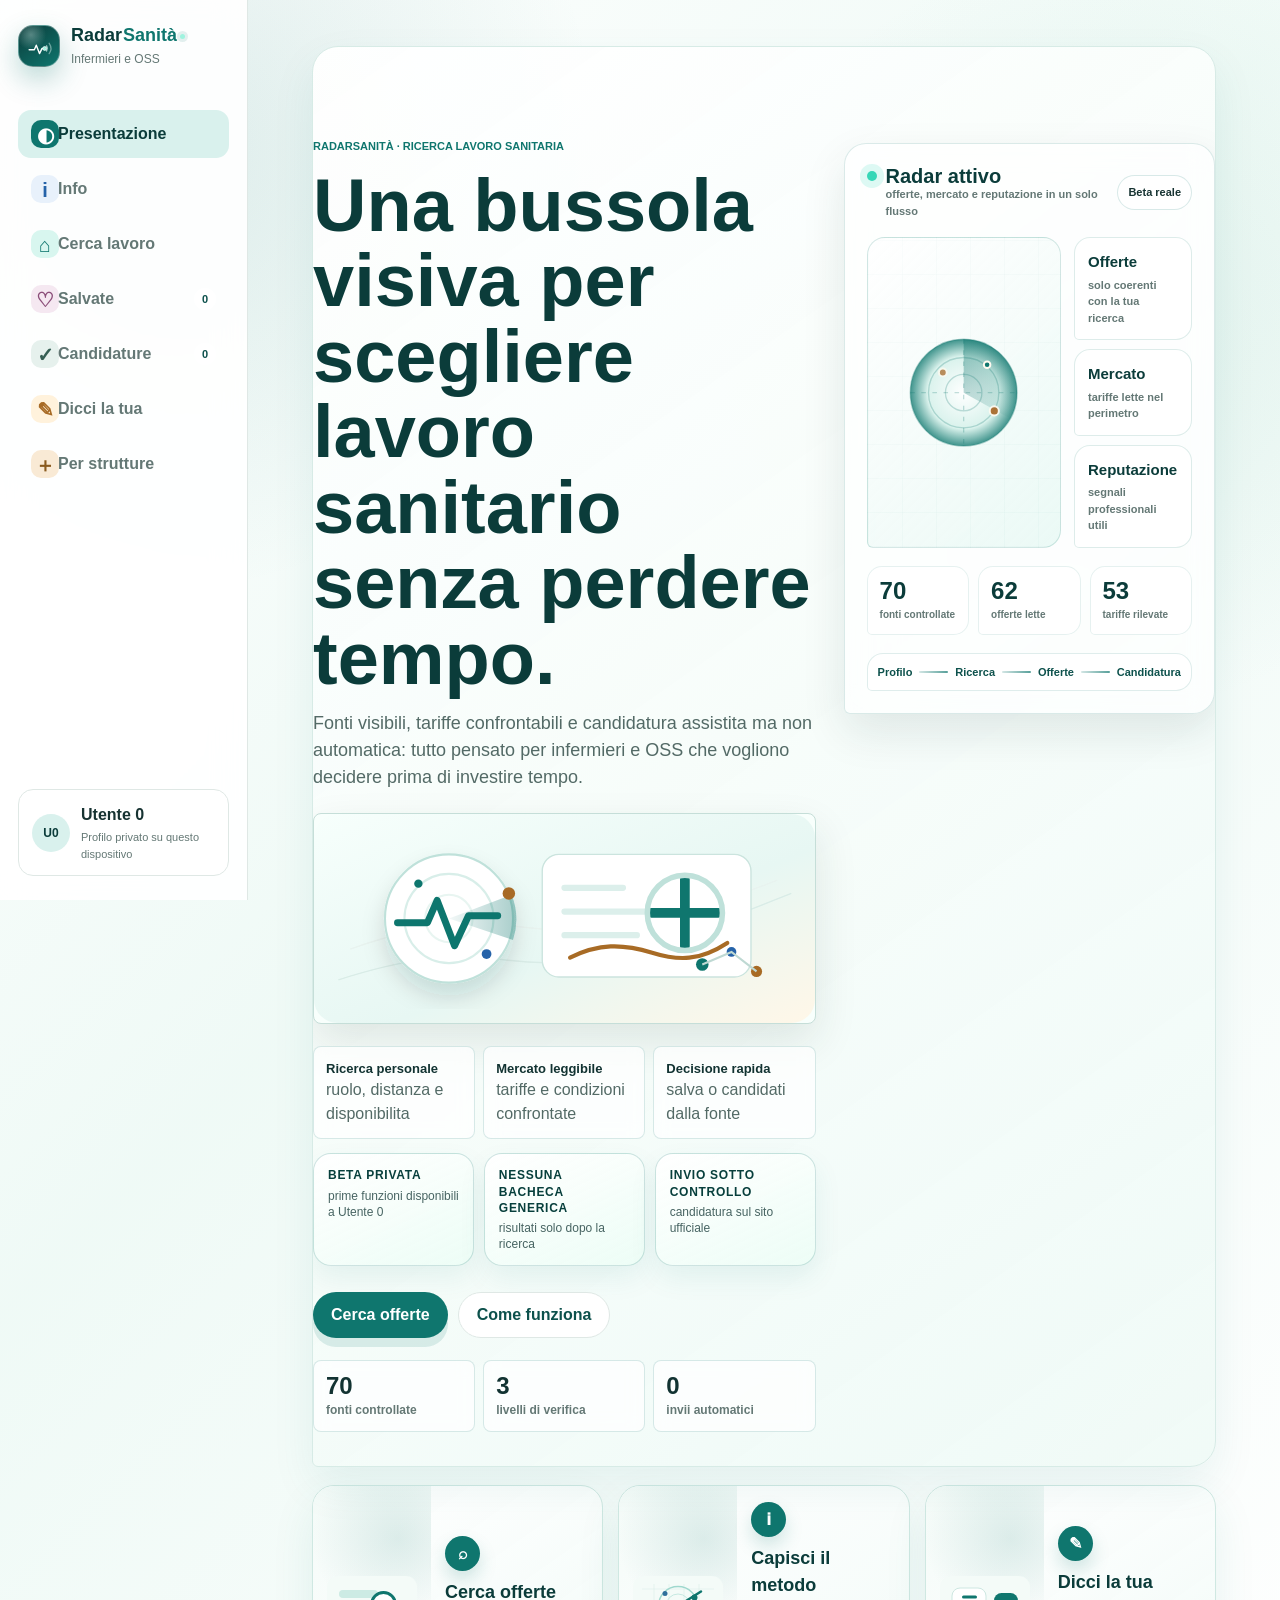
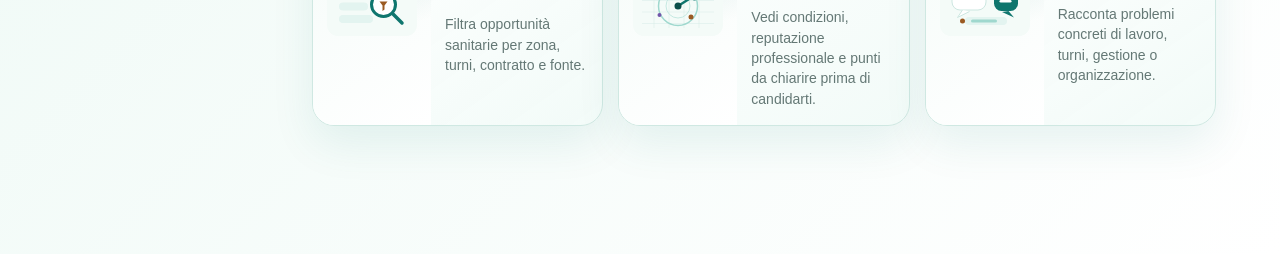
<file: index.html>
<!doctype html>
<html lang="it">
<head>
  <meta charset="utf-8">
  <meta name="viewport" content="width=device-width, initial-scale=1">
  <meta name="theme-color" content="#0f766e">
  <meta http-equiv="Cache-Control" content="no-store, no-cache, must-revalidate">
  <meta http-equiv="Pragma" content="no-cache">
  <meta http-equiv="Expires" content="0">
  <title>RadarSanità</title>
  <script>
    (() => {
      const targetVersion = 64;
      const params = new URLSearchParams(window.location.search);
      const currentVersion = Number(params.get("v"));
      if (currentVersion && currentVersion < targetVersion) {
        params.set("v", String(targetVersion));
        window.location.replace(`${window.location.pathname}?${params.toString()}${window.location.hash}`);
      }
    })();
  </script>
  <link rel="stylesheet" href="styles.css?v=64">
</head>
<body>
  <div class="app-shell">
    <aside class="sidebar">
      <button class="brand" data-route="intro" aria-label="Vai alla presentazione">
        <span class="brand-mark" aria-hidden="true">
          <svg class="logo-mark" viewBox="0 0 48 48" role="img">
            <path class="logo-signal" d="M8 29h8l3-7 5 13 4-8h4"></path>
            <circle class="logo-origin" cx="32" cy="27" r="3"></circle>
            <path class="logo-wave inner" d="M35 23a8 8 0 0 1 0 8"></path>
            <path class="logo-wave outer" d="M39 19a14 14 0 0 1 0 16"></path>
          </svg>
        </span>
        <span>
          <strong class="brand-wordmark"><span>Radar</span><span>Sanità</span></strong>
          <small>Infermieri e OSS</small>
        </span>
      </button>

      <nav class="desktop-nav" aria-label="Navigazione principale">
        <button class="nav-item active" data-route="intro">
          <span class="nav-icon">◐</span>
          Presentazione
        </button>
        <button class="nav-item" data-route="info">
          <span class="nav-icon">i</span>
          Info
        </button>
        <button class="nav-item" data-route="home">
          <span class="nav-icon">⌂</span>
          Cerca lavoro
        </button>
        <button class="nav-item" data-route="saved">
          <span class="nav-icon">♡</span>
          Salvate
          <span class="nav-count" id="savedCount">0</span>
        </button>
        <button class="nav-item" data-route="applications">
          <span class="nav-icon">✓</span>
          Candidature
          <span class="nav-count" id="applicationCount">0</span>
        </button>
        <button class="nav-item" data-route="feedback">
          <span class="nav-icon">✎</span>
          Dicci la tua
        </button>
        <button class="nav-item" data-route="employers">
          <span class="nav-icon">＋</span>
          Per strutture
        </button>
      </nav>

      <div class="profile-card">
        <div class="avatar">U0</div>
        <div>
          <strong>Utente 0</strong>
          <small>Profilo privato su questo dispositivo</small>
        </div>
      </div>
    </aside>

    <main class="main">
      <header class="mobile-header">
        <button class="brand" data-route="intro" aria-label="Vai alla presentazione">
          <span class="brand-mark" aria-hidden="true">
            <svg class="logo-mark" viewBox="0 0 48 48" role="img">
              <path class="logo-signal" d="M8 29h8l3-7 5 13 4-8h4"></path>
              <circle class="logo-origin" cx="32" cy="27" r="3"></circle>
              <path class="logo-wave inner" d="M35 23a8 8 0 0 1 0 8"></path>
              <path class="logo-wave outer" d="M39 19a14 14 0 0 1 0 16"></path>
            </svg>
          </span>
          <span><strong class="brand-wordmark"><span>Radar</span><span>Sanità</span></strong></span>
        </button>
        <span class="avatar small-avatar" aria-label="Utente 0">U0</span>
      </header>

      <section class="view active" id="view-intro" data-view="intro">
        <div class="intro-hero">
          <div class="intro-copy">
            <span class="eyebrow">RadarSanità · Ricerca lavoro sanitaria</span>
            <h1>Una bussola visiva per scegliere lavoro sanitario senza perdere tempo.</h1>
            <p>
              Fonti visibili, tariffe confrontabili e candidatura assistita ma
              non automatica: tutto pensato per infermieri e OSS che
              vogliono decidere prima di investire tempo.
            </p>
            <img class="brand-hero-visual" src="assets/function-visuals/radarsanita-signature.svg" alt="Radar sanitario stilizzato con impulso, bussola e punti di ricerca">
            <div class="intro-signal-strip" aria-label="Segnali principali">
              <span><strong>Ricerca personale</strong> ruolo, distanza e disponibilita</span>
              <span><strong>Mercato leggibile</strong> tariffe e condizioni confrontate</span>
              <span><strong>Decisione rapida</strong> salva o candidati dalla fonte</span>
            </div>
            <div class="risk-mode-strip" aria-label="Modalità pilota a rischio minimo">
              <span><strong>Beta privata</strong> prime funzioni disponibili a Utente 0</span>
              <span><strong>Nessuna bacheca generica</strong> risultati solo dopo la ricerca</span>
              <span><strong>Invio sotto controllo</strong> candidatura sul sito ufficiale</span>
            </div>
            <div class="intro-actions">
              <button class="primary-button" data-route="home">Cerca offerte</button>
              <button class="secondary-button" data-route="info">Come funziona</button>
            </div>
            <div class="intro-proof-strip" aria-label="Copertura iniziale">
              <div><strong id="introSourceCount">13</strong><span>fonti controllate</span></div>
              <div><strong>3</strong><span>livelli di verifica</span></div>
              <div><strong>0</strong><span>invii automatici</span></div>
            </div>
          </div>

          <aside class="intro-panel product-preview brand-radar-card" aria-label="RadarSanita in funzione">
            <div class="radar-card-top">
              <div class="radar-card-brand">
                <span class="radar-live-dot" aria-hidden="true"></span>
                <strong>Radar attivo</strong>
                <small>offerte, mercato e reputazione in un solo flusso</small>
              </div>
              <span class="radar-card-status">Beta reale</span>
            </div>

            <div class="radar-composition">
              <div class="radar-screen" aria-hidden="true">
                <svg viewBox="0 0 260 260">
                  <defs>
                    <radialGradient id="radarGlow" cx="50%" cy="50%" r="55%">
                      <stop offset="0%" stop-color="#ffffff"></stop>
                      <stop offset="62%" stop-color="#d9f2ec"></stop>
                      <stop offset="100%" stop-color="#0f766e"></stop>
                    </radialGradient>
                    <linearGradient id="radarSweep" x1="0" y1="0" x2="1" y2="1">
                      <stop offset="0%" stop-color="#0f766e" stop-opacity="0.74"></stop>
                      <stop offset="100%" stop-color="#0f766e" stop-opacity="0"></stop>
                    </linearGradient>
                  </defs>
                  <circle class="hero-radar-disc" cx="130" cy="130" r="82"></circle>
                  <circle class="hero-radar-ring" cx="130" cy="130" r="28"></circle>
                  <circle class="hero-radar-ring" cx="130" cy="130" r="54"></circle>
                  <path class="hero-radar-cross" d="M130 48v164M48 130h164"></path>
                  <path class="hero-radar-sweep" d="M130 130 L130 48 A82 82 0 0 1 202 170 Z"></path>
                  <path class="hero-radar-pulse" d="M76 143h28l10-23 18 45 15-34h31"></path>
                  <circle class="hero-radar-point point-a" cx="98" cy="99" r="6"></circle>
                  <circle class="hero-radar-point point-b" cx="166" cy="87" r="5"></circle>
                  <circle class="hero-radar-point point-c" cx="177" cy="158" r="7"></circle>
                </svg>
              </div>

              <div class="radar-signal-list">
                <span><strong>Offerte</strong><small>solo coerenti con la tua ricerca</small></span>
                <span><strong>Mercato</strong><small>tariffe lette nel perimetro</small></span>
                <span><strong>Reputazione</strong><small>segnali professionali utili</small></span>
              </div>
            </div>

            <div class="radar-evidence-row" aria-label="Copertura letta dalla beta">
              <div><strong id="radarSourceCountShort">68</strong><span>fonti controllate</span></div>
              <div><strong id="radarOfferCount">61</strong><span>offerte lette</span></div>
              <div><strong id="radarSalaryCount">55</strong><span>tariffe rilevate</span></div>
            </div>

            <div class="radar-flow-note" aria-label="Flusso della ricerca">
              <span>Profilo</span>
              <i></i>
              <span>Ricerca</span>
              <i></i>
              <span>Offerte</span>
              <i></i>
              <span>Candidatura</span>
            </div>
          </aside>
        </div>

        <section class="landing-choice-map" aria-label="Percorsi principali">
          <article data-route="home">
            <img src="assets/function-visuals/filter-search.svg" alt="Lente e filtro per cercare offerte sanitarie">
            <div>
              <span class="route-icon">⌕</span>
              <strong>Cerca offerte</strong>
              <p>Filtra opportunità sanitarie per zona, turni, contratto e fonte.</p>
            </div>
          </article>
          <article data-route="info">
            <img src="assets/function-visuals/radar-scan.svg" alt="Radar che separa fonti e segnali">
            <div>
              <span class="route-icon">i</span>
              <strong>Capisci il metodo</strong>
              <p>Vedi condizioni, reputazione professionale e punti da chiarire prima di candidarti.</p>
            </div>
          </article>
          <article data-route="feedback">
            <img src="assets/function-visuals/feedback-voice.svg" alt="Conversazioni e risposte aperte">
            <div>
              <span class="route-icon">✎</span>
              <strong>Dicci la tua</strong>
              <p>Racconta problemi concreti di lavoro, turni, gestione o organizzazione.</p>
            </div>
          </article>
        </section>
      </section>

      <section class="view" id="view-info" data-view="info">
        <div class="info-hero compact-info-hero">
          <div>
            <span class="eyebrow">Come funziona</span>
            <h1>Poche informazioni, ma utili alla scelta.</h1>
            <p>
              RadarSanità ti guida da una ricerca personale a poche offerte leggibili:
              condizioni, distanza, reputazione professionale e andamento delle tariffe
              nel territorio scelto.
            </p>
          </div>
          <img class="section-visual" src="assets/function-visuals/radar-scan.svg" alt="Radar stilizzato che collega fonti sanitarie">
        </div>

        <section class="decision-principles compact-principles" aria-label="Metodo sintetico">
          <div class="principle-grid">
            <article class="principle-card trust">
              <span class="principle-kicker">01</span>
              <img class="function-visual" src="assets/function-visuals/filter-search.svg" alt="Lente e filtro">
              <h3>Risultati solo dopo la ricerca</h3>
              <p>Profilo, posizione, raggio, turni e disponibilità definiscono cosa viene mostrato.</p>
            </article>
            <article class="principle-card value">
              <span class="principle-kicker">02</span>
              <img class="function-visual" src="assets/function-visuals/rate-market-clean.svg" alt="Grafico delle tariffe">
              <h3>Stima mercato tariffe</h3>
              <p>Confronta le retribuzioni pubblicate nelle offerte trovate nel tuo perimetro.</p>
            </article>
            <article class="principle-card proof">
              <span class="principle-kicker">03</span>
              <img class="function-visual" src="assets/function-visuals/trust-stars.svg" alt="Stelle e verifica">
              <h3>Reputazione professionale</h3>
              <p>Quando disponibili, le valutazioni aiutano a capire clima, organizzazione e affidabilita.</p>
            </article>
          </div>
        </section>

        <section class="source-registry-section" id="sourceRegistry" aria-labelledby="sourceRegistryTitle">
          <div class="source-registry-heading">
            <div>
              <span class="eyebrow">Origine dei dati</span>
              <h2 id="sourceRegistryTitle">Controlla da dove nasce ogni offerta.</h2>
              <p>Ogni scheda mantiene il collegamento alla pagina da cui arriva l'annuncio, cosi puoi verificare prima di candidarti.</p>
            </div>
            <img src="assets/function-visuals/radar-scan.svg" alt="Radar stilizzato che collega fonti diverse">
          </div>
          <div class="source-registry-list" id="sourceRegistryList" aria-live="polite"></div>
        </section>
      </section>

      <section class="view" id="view-home" data-view="home">
        <div class="home-hero">
          <div class="hero-copy">
            <span class="eyebrow">Ricerca su misura</span>
            <h1>Costruisci una ricerca che parte da te.</h1>
            <p>
              Parti dalla tua posizione attuale e scegli il raggio di ricerca. Puoi
              cercare vicino a te o in tutta Italia: vengono elaborati solo risultati
              coerenti con il tuo profilo e i tuoi vincoli.
            </p>
          </div>

          <div class="search-workbench">
            <form class="search-panel search-vertical-flow" id="searchForm">
              <div class="search-intake-heading">
                <span class="eyebrow">La tua ricerca</span>
                <strong>Completa tutti i passaggi per vedere risultati.</strong>
              </div>
              <div class="saved-search-panel" id="savedSearchPanel" aria-live="polite">
                <div>
                  <span>Profilo ricerca</span>
                  <strong id="savedSearchSummary">Nessun profilo salvato</strong>
                </div>
                <div class="saved-search-actions">
                  <button class="secondary-button" type="button" data-action="load-search-profile">Carica</button>
                  <button class="primary-button" type="button" data-action="save-search-profile">Salva</button>
                  <button class="text-button" type="button" data-action="clear-search-profile">Elimina</button>
                </div>
              </div>
              <div class="vertical-guide-strip" aria-label="Avanzamento ricerca">
                <span class="active">Profilo</span>
                <span>Distanza</span>
                <span>Vincoli</span>
                <span>Contratto</span>
                <span>Conferma</span>
              </div>

              <div class="search-intake-grid">
                <section class="search-intake-step">
                  <span>01</span>
                  <div>
                    <h2>Profilo</h2>
                    <label for="searchRole">Quale lavoro cerchi?</label>
                    <select id="searchRole" required>
                      <option value="">Scegli il tuo profilo</option>
                      <option value="infermiere">Infermiere/a</option>
                      <option value="oss">OSS</option>
                    </select>
                  </div>
                </section>

                <section class="search-intake-step">
                  <span>02</span>
                  <div>
                    <h2>Distanza</h2>
                    <div class="location-field">
                      <label for="searchLocation">La tua posizione di partenza</label>
                      <div>
                        <input id="searchLocation" type="text" readonly aria-describedby="searchLocationHint" placeholder="Rilevamento della posizione...">
                        <button class="location-button" type="button" data-action="locate-search" aria-label="Aggiorna la mia posizione attuale" title="Aggiorna la mia posizione attuale">⌖</button>
                      </div>
                      <small id="searchLocationHint">La posizione attuale viene richiesta all'apertura della ricerca e serve solo a calcolare il raggio in km.</small>
                    </div>
                    <div class="location-tool" aria-label="Selezione punto di partenza">
                      <div class="location-tool-head">
                        <span aria-hidden="true">⌖</span>
                        <div>
                          <strong>Imposta il punto di partenza</strong>
                          <small>Puoi usare la posizione attuale o scegliere una località italiana.</small>
                        </div>
                      </div>
                      <div class="place-search-row">
                        <label for="searchPlace">Cerca città o comune</label>
                        <div>
                          <input id="searchPlace" list="italianPlaces" autocomplete="off" placeholder="Es. Torino, Milano, Roma, Orvieto...">
                          <button type="button" data-action="select-place">Imposta</button>
                        </div>
                        <datalist id="italianPlaces">
                          <option value="Torino"></option>
                          <option value="Lanzo Torinese"></option>
                          <option value="Ciriè"></option>
                          <option value="Venaria Reale"></option>
                          <option value="San Mauro Torinese"></option>
                          <option value="Ivrea"></option>
                          <option value="Alessandria"></option>
                          <option value="Milano"></option>
                          <option value="Bergamo"></option>
                          <option value="Capriate San Gervasio"></option>
                          <option value="Brescia"></option>
                          <option value="Genova"></option>
                          <option value="Bologna"></option>
                          <option value="Firenze"></option>
                          <option value="Venezia"></option>
                          <option value="Padova"></option>
                          <option value="Roma"></option>
                          <option value="Orvieto"></option>
                          <option value="Napoli"></option>
                          <option value="Bari"></option>
                          <option value="Pescara"></option>
                          <option value="Palermo"></option>
                          <option value="Cagliari"></option>
                        </datalist>
                      </div>
                      <div class="selected-place-card" id="selectedPlaceCard">
                        <span>Origine</span>
                        <strong>Non ancora impostata</strong>
                        <small>Il raggio partirà da qui quando scegli una distanza in km.</small>
                      </div>
                      <div class="place-shortcuts" aria-label="Località rapide">
                        <button type="button" data-action="map-location" data-label="Torino" data-lat="45.0703" data-lng="7.6869">Torino</button>
                        <button type="button" data-action="map-location" data-label="Milano" data-lat="45.4642" data-lng="9.1900">Milano</button>
                        <button type="button" data-action="map-location" data-label="Roma" data-lat="41.9028" data-lng="12.4964">Roma</button>
                        <button type="button" data-action="map-location" data-label="Napoli" data-lat="40.8518" data-lng="14.2681">Napoli</button>
                        <button type="button" data-action="map-location" data-label="Bari" data-lat="41.1171" data-lng="16.8719">Bari</button>
                        <button type="button" data-action="map-location" data-label="Palermo" data-lat="38.1157" data-lng="13.3615">Palermo</button>
                      </div>
                    </div>
                    <label for="searchDistance">Entro quale distanza vuoi cercare?</label>
                    <div class="distance-input-row">
                      <input id="searchDistance" type="number" min="1" max="9998" step="1" inputmode="numeric" placeholder="Es. 22">
                      <span>km</span>
                    </div>
                    <label class="check-row distance-national-toggle">
                      <input id="searchNational" type="checkbox">
                      Cerca in tutta Italia
                    </label>
                  </div>
                </section>

                <section class="search-intake-step">
                  <span>03</span>
                  <div>
                    <h2>Vincoli</h2>
                    <span class="choice-group-label" id="searchShiftsLabel">Quale organizzazione accetti?</span>
                    <div class="preference-grid" role="group" aria-labelledby="searchShiftsLabel">
                      <label class="preference-chip"><input type="checkbox" name="searchShift" value="noNights"> Escludi notti</label>
                      <label class="preference-chip"><input type="checkbox" name="searchShift" value="dayOnly"> Solo diurno</label>
                      <label class="preference-chip"><input type="checkbox" name="searchShift" value="twoShifts"> Due turni</label>
                      <label class="preference-chip"><input type="checkbox" name="searchShift" value="threeShifts"> Tre turni</label>
                      <label class="preference-chip"><input type="checkbox" name="searchShift" value="any" checked> Valuto tutto</label>
                    </div>
                    <span class="choice-group-label" id="searchAvailabilityLabel">Quando saresti disponibile?</span>
                    <div class="preference-grid" role="group" aria-labelledby="searchAvailabilityLabel">
                      <label class="preference-chip"><input type="checkbox" name="searchAvailability" value="immediate"> Da subito</label>
                      <label class="preference-chip"><input type="checkbox" name="searchAvailability" value="days"> Entro giorni</label>
                      <label class="preference-chip"><input type="checkbox" name="searchAvailability" value="weeks"> Entro settimane</label>
                      <label class="preference-chip"><input type="checkbox" name="searchAvailability" value="months"> Tra mesi</label>
                      <label class="preference-chip"><input type="checkbox" name="searchAvailability" value="any" checked> Da concordare</label>
                    </div>
                  </div>
                </section>
              </div>

              <section class="search-intake-step search-contract-step">
                <span>04</span>
                <div>
                  <h2>Contratto</h2>
                  <fieldset class="intake-contracts">
                    <legend>Quali contratti valuti?</legend>
                    <label class="check-row"><input type="checkbox" value="Tempo indeterminato" name="intakeContract"> Tempo indeterminato</label>
                    <label class="check-row"><input type="checkbox" value="Tempo determinato" name="intakeContract"> Tempo determinato</label>
                    <label class="check-row"><input type="checkbox" value="Partita IVA / libera professione" name="intakeContract"> Partita IVA</label>
                  </fieldset>
                </div>
              </section>

              <section class="search-intake-step search-confirm-step">
                <span>05</span>
                <div>
                  <h2>Conferma</h2>
                  <label class="search-label" for="searchNotes">Cosa vuoi evitare o trovare? <span>facoltativo</span></label>
                  <textarea id="searchNotes" rows="3" autocomplete="off" placeholder="Es. festivi solo occasionali, preferisco ambulatorio, auto disponibile..."></textarea>
                  <button class="primary-button search-button intake-submit" type="submit">
                    Elabora la mia ricerca
                  </button>
                  <p class="search-intake-note">Nessuna bacheca generale: vedrai solo risultati nel raggio e con i criteri scelti.</p>
                </div>
              </section>
            </form>

            <aside class="live-radar-panel" aria-label="Radar ricerca">
              <div class="radar-panel-head">
                <span>Ricerca su misura</span>
                <strong id="radarSourceCount">13 fonti controllate</strong>
              </div>
              <div class="radar-scope" aria-hidden="true">
                <span class="radar-ring r1"></span>
                <span class="radar-ring r2"></span>
                <span class="radar-ring r3"></span>
                <span class="radar-axis horizontal"></span>
                <span class="radar-axis vertical"></span>
                <span class="radar-sweep"></span>
                <span class="radar-hit hit-a"></span>
                <span class="radar-hit hit-b"></span>
                <span class="radar-hit hit-c"></span>
              </div>
              <div class="radar-legend">
                <span><strong>Profilo</strong> prima scelta</span>
                <span><strong>Vincoli</strong> prima dei risultati</span>
                <span><strong>Fonti</strong> solo nel perimetro scelto</span>
              </div>
            </aside>
          </div>
        </div>

      </section>

      <section class="view" id="view-results" data-view="results">
        <div class="page-header">
          <button class="back-button" data-route="home" aria-label="Torna alla home">←</button>
          <div>
            <span class="eyebrow">Risultati</span>
            <h1>Offerte adatte a te</h1>
            <p id="resultsSummary">La tua ricerca personalizzata</p>
          </div>
        </div>

        <div class="triage-strip hidden" id="resultsTriage" aria-label="Sintesi della tua ricerca">
          <div><small>Prima scelta</small><strong>Ambulatoriale</strong><span>Massima compatibilità</span></div>
          <div><small>Da leggere</small><strong>2 criticità</strong><span>Retribuzione e festivi</span></div>
          <div><small>Scartate</small><strong>31 offerte</strong><span>Fuori profilo o distanza</span></div>
        </div>

        <div class="results-layout filters-collapsed">
          <aside class="filters-panel hidden" id="resultsFilters">
            <div class="filter-panel-header">
              <h2>Filtri</h2>
              <button class="text-button" id="resetFilters">Azzera</button>
            </div>

            <label class="field-label" for="categoryFilter">Tipologia</label>
            <select id="categoryFilter">
              <option value="all">Tutte</option>
              <option value="privato">Lavoro privato</option>
              <option value="concorso">Concorsi e avvisi</option>
              <option value="lp">Libera professione</option>
              <option value="oss">Opportunità OSS</option>
            </select>

            <label class="field-label spaced-label" for="distanceFilter">Distanza massima</label>
            <div class="distance-input-row compact-distance">
              <input id="distanceFilter" type="number" min="1" max="9998" step="1" inputmode="numeric" value="30">
              <span>km</span>
            </div>
            <label class="check-row distance-national-toggle">
              <input id="distanceFilterNational" type="checkbox">
              Nessun limite nazionale
            </label>

            <fieldset>
              <legend>Contratto</legend>
              <label class="check-row">
                <input type="checkbox" value="Tempo indeterminato" name="contract">
                Tempo indeterminato
              </label>
              <label class="check-row">
                <input type="checkbox" value="Tempo determinato" name="contract">
                Tempo determinato
              </label>
              <label class="check-row">
                <input type="checkbox" value="Partita IVA / libera professione" name="contract">
                Partita IVA
              </label>
            </fieldset>

            <span class="field-label spaced-label">Turni</span>
            <div class="filter-choice-grid" role="group" aria-label="Filtro turni">
              <label class="check-row"><input type="checkbox" value="any" name="shiftFilter" checked> Qualsiasi</label>
              <label class="check-row"><input type="checkbox" value="noNights" name="shiftFilter"> Senza notti</label>
              <label class="check-row"><input type="checkbox" value="dayOnly" name="shiftFilter"> Solo diurno</label>
              <label class="check-row"><input type="checkbox" value="twoShifts" name="shiftFilter"> Due turni</label>
              <label class="check-row"><input type="checkbox" value="threeShifts" name="shiftFilter"> Tre turni</label>
            </div>

            <span class="field-label spaced-label">Disponibilità a iniziare</span>
            <div class="filter-choice-grid" role="group" aria-label="Filtro disponibilità">
              <label class="check-row"><input type="checkbox" value="any" name="availabilityFilter" checked> Da concordare</label>
              <label class="check-row"><input type="checkbox" value="immediate" name="availabilityFilter"> Da subito</label>
              <label class="check-row"><input type="checkbox" value="days" name="availabilityFilter"> Entro giorni</label>
              <label class="check-row"><input type="checkbox" value="weeks" name="availabilityFilter"> Entro settimane</label>
              <label class="check-row"><input type="checkbox" value="months" name="availabilityFilter"> Tra mesi</label>
            </div>

            <button class="primary-button full-button" id="applyFilters">
              Applica filtri
            </button>
          </aside>

          <div class="results-content">
            <div class="results-toolbar">
              <strong id="resultCount">0 offerte</strong>
              <label>
                Ordina
                <select id="sortJobs">
                  <option value="match">Più adatte</option>
                  <option value="distance">Più vicine</option>
                  <option value="deadline">Scadenza</option>
                </select>
              </label>
              <div class="results-toolbar-actions">
                <button class="secondary-button" type="button" data-action="toggle-results-filters" id="toggleResultsFilters">Filtri</button>
                <button class="secondary-button" type="button" data-route="home">Modifica ricerca</button>
                <button class="text-button" type="button" data-action="save-current-search-profile">Salva profilo</button>
              </div>
            </div>
            <div class="result-deck-intro hidden" id="resultDeckIntro">
              <span>Offerte</span>
              <strong>Valuta una proposta alla volta.</strong>
              <small>Passa alla proposta successiva quando vuoi confrontarla con quella attuale.</small>
            </div>
            <div class="deck-controls hidden" id="deckControls" aria-label="Controlli deck risultati">
              <button class="secondary-button" type="button" data-action="deck-prev">Offerta precedente</button>
              <span id="deckProgress">0 di 0</span>
              <button class="primary-button" type="button" data-action="deck-next">Prossima offerta</button>
            </div>
            <div class="job-list result-deck" id="jobList" aria-label="Offerte in facciate verticali"></div>
            <div class="empty-state hidden" id="emptyState">
              <span class="empty-icon">⌕</span>
              <h2>Nessuna offerta verificata per la tua ricerca</h2>
              <p>La raccolta viene analizzata, ma nessuna scheda supera tutti i vincoli impostati.</p>
              <div class="search-analysis" id="searchAnalysis"></div>
              <button class="secondary-button" id="emptyReset">Modifica la ricerca</button>
            </div>
            <section class="personal-market-panel hidden" id="personalMarketPanel" aria-live="polite"></section>
            <section class="screening-panel hidden" aria-labelledby="screeningTitle">
              <div>
                <span class="eyebrow">Scrematura guidata</span>
                <h2 id="screeningTitle">Perché vedi questi risultati</h2>
                <p id="screeningSummary">RadarSanità applica filtri dichiarati e accorpa le offerte uguali trovate su più fonti.</p>
              </div>
              <div class="screening-grid" id="screeningGrid"></div>
            </section>
          </div>
        </div>
      </section>

      <section class="view" id="view-detail" data-view="detail">
        <div id="jobDetail"></div>
      </section>

      <section class="view" id="view-apply" data-view="apply">
        <div id="applicationWizard"></div>
      </section>

      <section class="view" id="view-saved" data-view="saved">
        <div class="page-header">
          <button class="back-button" data-route="home">←</button>
          <div>
            <span class="eyebrow">Area personale</span>
            <h1>Offerte salvate</h1>
            <p>Le opportunità che vuoi rivedere con calma.</p>
          </div>
        </div>
        <div class="job-list" id="savedJobs"></div>
        <div class="empty-state" id="savedEmpty">
          <span class="empty-icon">♡</span>
          <h2>Non hai ancora salvato offerte</h2>
          <p>Usa il cuore sulle offerte che vuoi ritrovare qui.</p>
          <button class="primary-button" data-route="home">Avvia una ricerca</button>
        </div>
      </section>

      <section class="view" id="view-applications" data-view="applications">
        <div class="page-header">
          <button class="back-button" data-route="home">←</button>
          <div>
            <span class="eyebrow">Area personale</span>
            <h1>Le tue candidature</h1>
            <p>Bozze, checklist e passaggi preparati per candidarti personalmente sui canali ufficiali.</p>
          </div>
        </div>

        <div class="application-list" id="applicationsList" aria-live="polite"></div>
      </section>

      <section class="view" id="view-feedback" data-view="feedback">
        <div class="feedback-hero">
          <div>
            <span class="eyebrow">Dicci la tua</span>
            <h1>Racconta cosa pesa davvero nel lavoro sanitario.</h1>
            <p>
              Rispondi con episodi concreti: turni, carichi, clima, crescita,
              burocrazia, famiglia, ricerca lavoro, gestione personale o qualunque
              altro problema che incontri davvero.
            </p>
          </div>
          <aside class="feedback-note-card">
            <span>Due percorsi</span>
            <strong>Professionisti e strutture</strong>
            <p>Le domande cambiano in base a chi vive il reparto e a chi organizza il personale.</p>
          </aside>
        </div>

        <div class="feedback-role-toggle" role="group" aria-label="Scegli il percorso">
          <button class="selected" type="button" data-feedback-role="candidate">
            <span>IN</span>
            Infermieri e OSS
          </button>
          <button type="button" data-feedback-role="employer">
            <span>EN</span>
            Enti e strutture
          </button>
        </div>

        <form class="feedback-form" id="feedbackForm">
          <div class="feedback-panel" data-feedback-panel="candidate">
            <div class="feedback-question">
              <label for="fbCandidateSearch">Negli ultimi mesi, quale problema lavorativo ti ha pesato di più?</label>
              <textarea id="fbCandidateSearch" rows="4" placeholder="Turni, carichi, notti, clima, stipendio, distanza, famiglia, formazione, burocrazia, altro..."></textarea>
            </div>
            <div class="feedback-question">
              <label for="fbCandidateMissing">Racconta un episodio concreto in cui ti sei sentito bloccato o poco ascoltato.</label>
              <textarea id="fbCandidateMissing" rows="4" placeholder="Cosa è successo, chi era coinvolto, cosa hai provato a fare e cosa non ha funzionato?"></textarea>
            </div>
            <div class="feedback-question">
              <label for="fbCandidateAbandoned">Quale decisione o attività rimandi spesso perché è troppo faticosa?</label>
              <textarea id="fbCandidateAbandoned" rows="4" placeholder="Cambiare lavoro, chiedere informazioni, organizzare turni, fare documenti, parlare con coordinatori, formarti..."></textarea>
            </div>
            <div class="feedback-question">
              <label for="fbCandidateWorkaround">Come provi a risolvere oggi e cosa ti costa?</label>
              <textarea id="fbCandidateWorkaround" rows="4" placeholder="Colleghi, gruppi, chiamate, note, agenzie, famiglia, rinunce, straordinari, compromessi, tempo perso..."></textarea>
            </div>
          </div>

          <div class="feedback-panel hidden" data-feedback-panel="employer">
            <div class="feedback-question">
              <label for="fbEmployerSearch">Quale problema organizzativo o di personale pesa di più oggi?</label>
              <textarea id="fbEmployerSearch" rows="4" placeholder="Turnover, assenze, copertura turni, clima interno, candidature, costi, formazione, documenti, qualità assistenziale..."></textarea>
            </div>
            <div class="feedback-question">
              <label for="fbEmployerBlock">Racconta l'ultimo episodio in cui il problema ha creato un costo concreto.</label>
              <textarea id="fbEmployerBlock" rows="4" placeholder="Turno scoperto, urgenza, agenzia, straordinari, lamentele, colloqui saltati, reparto in difficoltà..."></textarea>
            </div>
            <div class="feedback-question">
              <label for="fbEmployerRepeat">Quale attività ripetitiva porta via più tempo al coordinamento?</label>
              <textarea id="fbEmployerRepeat" rows="4" placeholder="Telefonate, chiarimenti, turni, documenti, colloqui, inserimenti, gestione assenze, comunicazioni interne..."></textarea>
            </div>
            <div class="feedback-question">
              <label for="fbEmployerTools">Come lo gestite oggi e cosa non funziona bene?</label>
              <textarea id="fbEmployerTools" rows="4" placeholder="Fogli, gestionali, chat, agenzie, passaparola, procedure interne, riunioni, soluzioni manuali o temporanee..."></textarea>
            </div>
          </div>

          <div class="feedback-actions">
            <p class="local-save-note">In questa beta le risposte vengono salvate solo su questo dispositivo. Puoi copiarle quando vuoi per tenerle o condividerle.</p>
            <button class="primary-button" type="button" data-action="copy-feedback">Salva e copia risposte</button>
            <button class="secondary-button" type="reset">Ripulisci</button>
          </div>
        </form>
        <section class="local-submissions-panel" id="feedbackRegistry" aria-live="polite"></section>
      </section>

      <section class="view" id="view-employers" data-view="employers">
        <div class="sponsor-page">
          <section class="sponsor-hero">
            <div>
              <span class="eyebrow">Enti e strutture</span>
              <h1>Sponsorizzazioni dichiarate, solo se compatibili con le ricerche.</h1>
              <p>
                Le strutture possono chiedere priorità di evidenza sulla piattaforma.
                La visibilità commerciale resta separata dalla compatibilità: un annuncio
                sponsorizzato compare in evidenza solo quando è pertinente per ruolo,
                zona, turni e requisiti cercati dall'utente.
              </p>
              <div class="sponsor-safety-strip">
                <span>Nessuna vendita di profili</span>
                <span>Nessun pay-per-hire</span>
                <span>Sponsorizzazione dichiarata</span>
              </div>
            </div>
            <img src="assets/function-visuals/trust-stars.svg" alt="Priorità dichiarata e compatibilità verificata">
          </section>

          <form class="sponsor-form" id="sponsorForm">
            <div class="sponsor-risk-note">
              RadarSanità in questa fase non fa intermediazione, selezione o invio di candidati alle strutture. Raccoglie richieste commerciali per dare evidenza dichiarata a offerte compatibili e migliorare la chiarezza delle informazioni pubblicate.
            </div>
            <div class="form-grid">
              <div class="form-field">
                <label for="sponsorStructure">Nome struttura o ente</label>
                <input id="sponsorStructure" placeholder="Es. RSA, clinica, cooperativa, ente pubblico">
              </div>
              <div class="form-field">
                <label for="sponsorReferent">Referente</label>
                <input id="sponsorReferent" placeholder="Nome e ruolo">
              </div>
              <div class="form-field">
                <label for="sponsorContact">Email o telefono</label>
                <input id="sponsorContact" placeholder="Contatto per essere richiamati">
              </div>
              <div class="form-field">
                <label for="sponsorArea">Zona e profili cercati</label>
                <input id="sponsorArea" placeholder="Es. Torino Nord, infermieri, OSS, notti, RSA">
              </div>
              <div class="form-field full">
                <label for="sponsorMessage">Messaggio</label>
                <textarea id="sponsorMessage" rows="7" placeholder="Scrivi cosa vuoi sponsorizzare, per quale periodo, quali profili cerchi e quali dati vuoi rendere visibili."></textarea>
              </div>
            </div>
            <div class="sponsor-note">
              La richiesta non altera i risultati organici. In questa beta viene salvata solo su questo dispositivo e puoi copiarla per inviarla o conservarla.
            </div>
            <div class="sponsor-actions">
              <button class="primary-button" type="button" data-action="copy-sponsor-request">Salva e copia richiesta</button>
              <button class="secondary-button" type="reset">Ripulisci</button>
            </div>
          </form>
          <section class="local-submissions-panel" id="sponsorRegistry" aria-live="polite"></section>
        </div>
      </section>
    </main>

    <nav class="mobile-nav" aria-label="Navigazione mobile">
      <button class="mobile-nav-item active" data-route="intro">
        <span>◐</span>
        Home
      </button>
      <button class="mobile-nav-item" data-route="info">
        <span>i</span>
        Info
      </button>
      <button class="mobile-nav-item" data-route="home">
        <span>⌂</span>
        Cerca
      </button>
      <button class="mobile-nav-item" data-route="saved">
        <span>♡</span>
        Salvate
      </button>
      <button class="mobile-nav-item" data-route="feedback">
        <span>✎</span>
        Dicci
      </button>
      <button class="mobile-nav-item" data-route="employers">
        <span>＋</span>
        Enti
      </button>
    </nav>
  </div>

  <div class="toast" id="toast" role="status" aria-live="polite"></div>

  <script src="data.js?v=64"></script>
  <script src="app.js?v=64"></script>
</body>
</html>
</file>
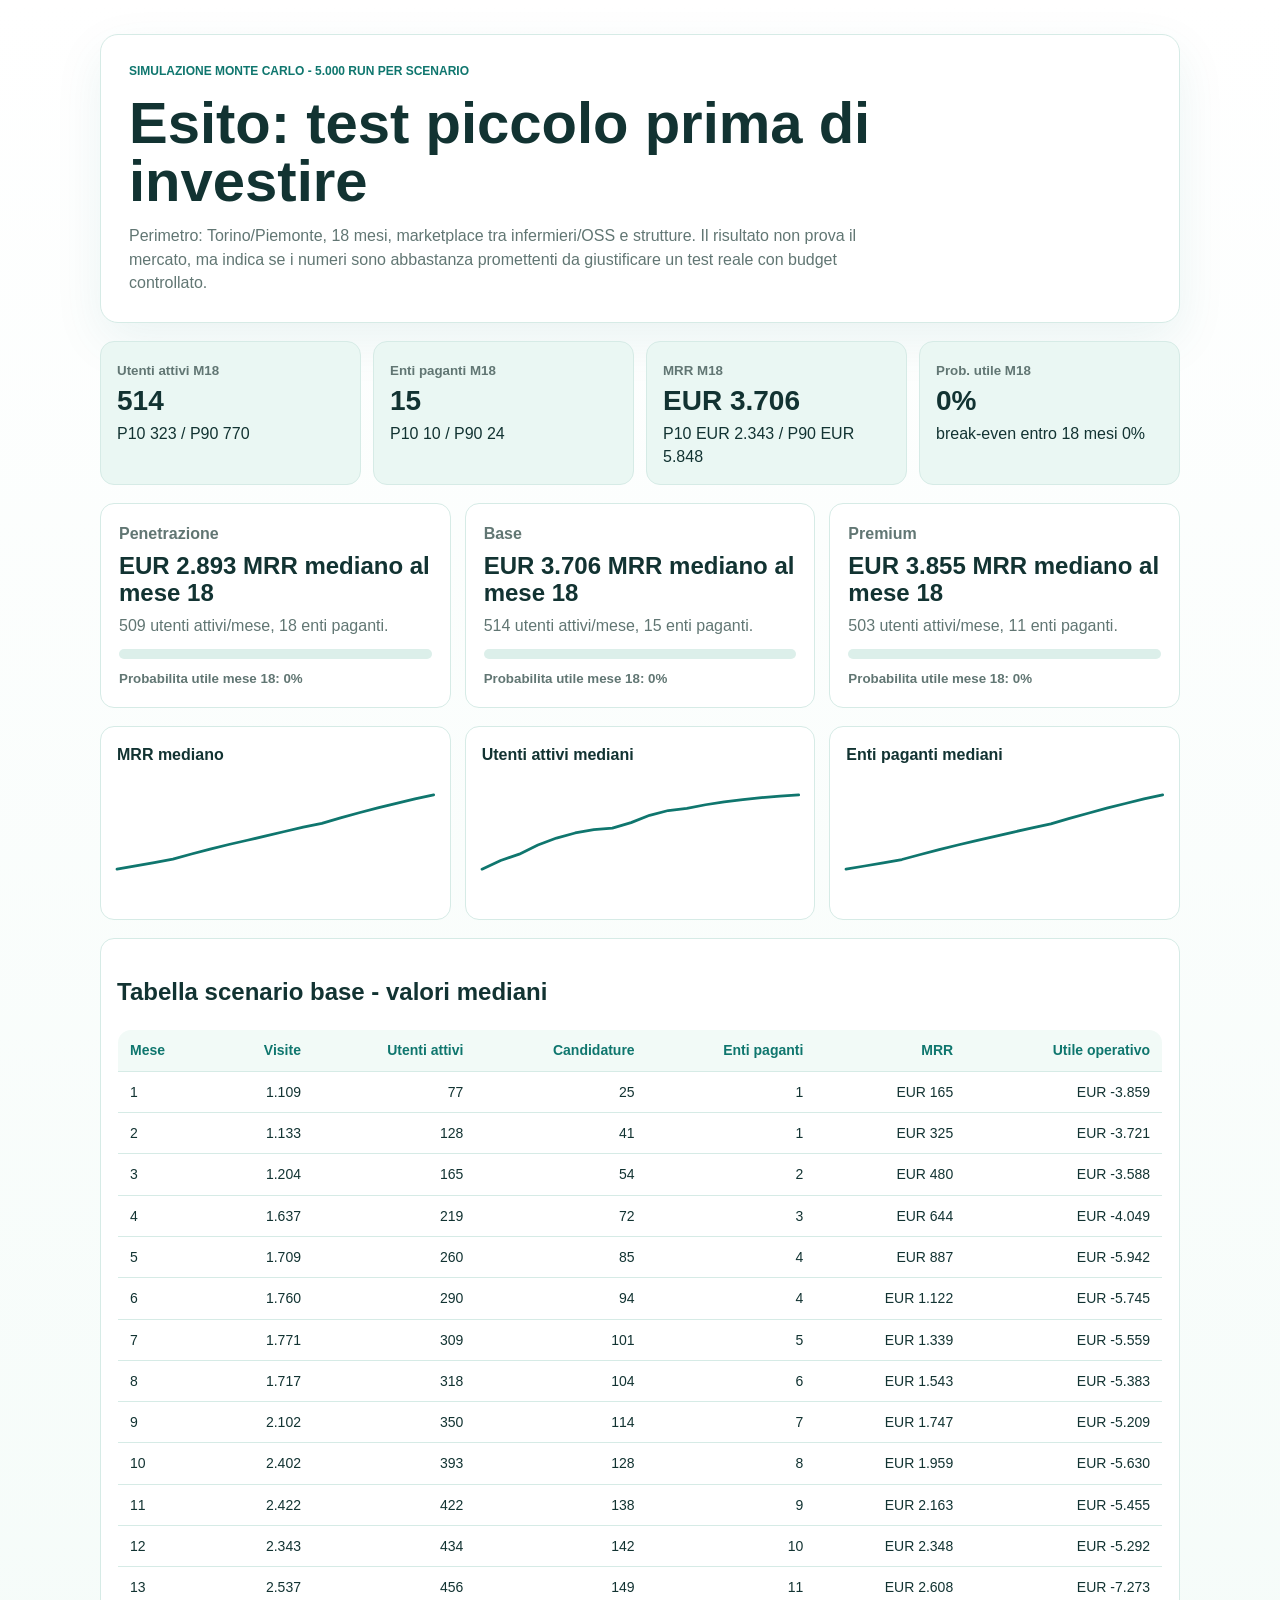
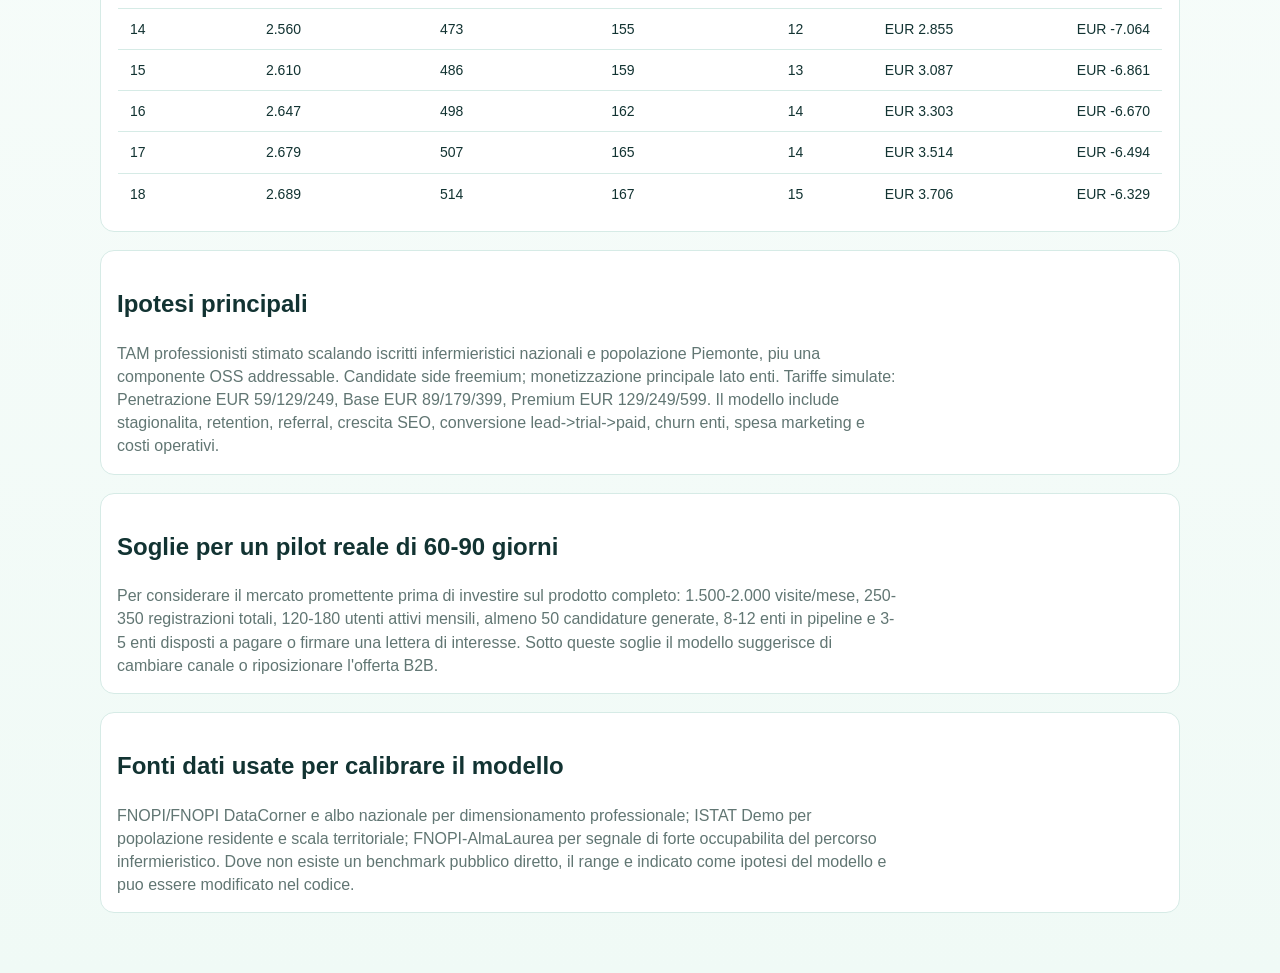
<file: simulazione-mercato.html>
<!doctype html>
<html lang="it">
<head>
  <meta charset="utf-8">
  <meta name="viewport" content="width=device-width, initial-scale=1">
  <title>RadarSanita - Simulazione mercato</title>
  <style>
    :root {
      --ink:#123332; --muted:#617673; --green:#0f766e; --soft:#eaf7f3; --line:#d6ebe6;
      --paper:#f7fbf9; --white:#fff;
    }
    * { box-sizing:border-box; }
    body { margin:0; color:var(--ink); background:linear-gradient(180deg,#fff,#f0faf6); font-family:Inter,ui-sans-serif,-apple-system,BlinkMacSystemFont,"Segoe UI",sans-serif; line-height:1.45; }
    main { width:min(1120px,100%); margin:0 auto; padding:34px 20px 60px; }
    .hero { display:grid; gap:14px; padding:28px; border:1px solid var(--line); border-radius:18px; background:var(--white); box-shadow:0 18px 50px rgba(15,118,110,.08); }
    .eyebrow { color:var(--green); font-size:12px; font-weight:850; text-transform:uppercase; }
    h1 { max-width:850px; margin:0; font-size:clamp(34px,5vw,58px); line-height:1; }
    p { max-width:780px; color:var(--muted); margin:0; }
    .grid { display:grid; grid-template-columns:repeat(3,minmax(0,1fr)); gap:14px; margin-top:18px; }
    .card { padding:18px; border:1px solid var(--line); border-radius:14px; background:var(--white); }
    .card span, small { color:var(--muted); font-weight:750; }
    .card h3 { margin:8px 0; font-size:24px; line-height:1.1; }
    .kpis { display:grid; grid-template-columns:repeat(4,minmax(0,1fr)); gap:12px; margin:18px 0; }
    .kpi { padding:16px; border:1px solid var(--line); border-radius:14px; background:var(--soft); }
    .kpi strong { display:block; font-size:28px; }
    .meter { height:10px; margin:12px 0 7px; overflow:hidden; border-radius:999px; background:#dcefea; }
    .meter i { display:block; height:100%; border-radius:inherit; background:var(--green); }
    .charts { display:grid; grid-template-columns:1fr 1fr 1fr; gap:14px; margin:18px 0; }
    .chart { padding:16px; border:1px solid var(--line); border-radius:14px; background:#fff; }
    svg { width:100%; height:130px; overflow:visible; }
    polyline { fill:none; stroke:var(--green); stroke-width:4; stroke-linecap:round; stroke-linejoin:round; }
    table { width:100%; border-collapse:collapse; margin-top:12px; overflow:hidden; border:1px solid var(--line); border-radius:14px; background:#fff; }
    th,td { padding:10px 12px; border-bottom:1px solid var(--line); text-align:right; font-size:14px; }
    th:first-child,td:first-child { text-align:left; }
    th { color:var(--green); background:#f2faf7; }
    .note { margin-top:18px; padding:16px; border:1px solid var(--line); border-radius:14px; background:#fff; }
    @media (max-width:800px) { .grid,.kpis,.charts { grid-template-columns:1fr; } }
  </style>
</head>
<body>
<main>
  <section class="hero">
    <span class="eyebrow">Simulazione Monte Carlo - 5.000 run per scenario</span>
    <h1>Esito: test piccolo prima di investire</h1>
    <p>
      Perimetro: Torino/Piemonte, 18 mesi, marketplace tra infermieri/OSS e strutture.
      Il risultato non prova il mercato, ma indica se i numeri sono abbastanza promettenti
      da giustificare un test reale con budget controllato.
    </p>
  </section>

  <section class="kpis">
    <div class="kpi"><small>Utenti attivi M18</small><strong>514</strong><span>P10 323 / P90 770</span></div>
    <div class="kpi"><small>Enti paganti M18</small><strong>15</strong><span>P10 10 / P90 24</span></div>
    <div class="kpi"><small>MRR M18</small><strong>EUR 3.706</strong><span>P10 EUR 2.343 / P90 EUR 5.848</span></div>
    <div class="kpi"><small>Prob. utile M18</small><strong>0%</strong><span>break-even entro 18 mesi 0%</span></div>
  </section>

  <section class="grid">
    
            <article class="card">
              <span>Penetrazione</span>
              <h3>EUR 2.893 MRR mediano al mese 18</h3>
              <p>509 utenti attivi/mese, 18 enti paganti.</p>
              <div class="meter"><i style="width:0%"></i></div>
              <small>Probabilita utile mese 18: 0%</small>
            </article>
            
            <article class="card">
              <span>Base</span>
              <h3>EUR 3.706 MRR mediano al mese 18</h3>
              <p>514 utenti attivi/mese, 15 enti paganti.</p>
              <div class="meter"><i style="width:0%"></i></div>
              <small>Probabilita utile mese 18: 0%</small>
            </article>
            
            <article class="card">
              <span>Premium</span>
              <h3>EUR 3.855 MRR mediano al mese 18</h3>
              <p>503 utenti attivi/mese, 11 enti paganti.</p>
              <div class="meter"><i style="width:0%"></i></div>
              <small>Probabilita utile mese 18: 0%</small>
            </article>
            
  </section>

  <section class="charts">
    <div class="chart"><strong>MRR mediano</strong><svg viewBox="0 0 460 120"><polyline points="0.0,114.0 27.1,109.1 54.1,104.4 81.2,99.4 108.2,92.0 135.3,84.8 162.4,78.2 189.4,72.0 216.5,65.7 243.5,59.3 270.6,53.0 297.6,47.4 324.7,39.5 351.8,32.0 378.8,24.9 405.9,18.3 432.9,11.9 460.0,6.0"/></svg></div>
    <div class="chart"><strong>Utenti attivi mediani</strong><svg viewBox="0 0 460 120"><polyline points="0.0,114.0 27.1,101.4 54.1,92.2 81.2,78.8 108.2,68.8 135.3,61.4 162.4,56.6 189.4,54.4 216.5,46.4 243.5,35.8 270.6,28.8 297.6,25.7 324.7,20.4 351.8,16.1 378.8,12.9 405.9,10.1 432.9,7.8 460.0,6.0"/></svg></div>
    <div class="chart"><strong>Enti paganti mediani</strong><svg viewBox="0 0 460 120"><polyline points="0.0,114.0 27.1,109.4 54.1,104.7 81.2,100.0 108.2,92.7 135.3,85.7 162.4,78.9 189.4,72.6 216.5,66.4 243.5,60.1 270.6,53.9 297.6,48.2 324.7,40.3 351.8,32.7 378.8,25.4 405.9,18.6 432.9,12.0 460.0,6.0"/></svg></div>
  </section>

  <section class="note">
    <h2>Tabella scenario base - valori mediani</h2>
    <table>
      <thead><tr><th>Mese</th><th>Visite</th><th>Utenti attivi</th><th>Candidature</th><th>Enti paganti</th><th>MRR</th><th>Utile operativo</th></tr></thead>
      <tbody>
            <tr>
              <td>1</td>
              <td>1.109</td>
              <td>77</td>
              <td>25</td>
              <td>1</td>
              <td>EUR 165</td>
              <td>EUR -3.859</td>
            </tr>
            
            <tr>
              <td>2</td>
              <td>1.133</td>
              <td>128</td>
              <td>41</td>
              <td>1</td>
              <td>EUR 325</td>
              <td>EUR -3.721</td>
            </tr>
            
            <tr>
              <td>3</td>
              <td>1.204</td>
              <td>165</td>
              <td>54</td>
              <td>2</td>
              <td>EUR 480</td>
              <td>EUR -3.588</td>
            </tr>
            
            <tr>
              <td>4</td>
              <td>1.637</td>
              <td>219</td>
              <td>72</td>
              <td>3</td>
              <td>EUR 644</td>
              <td>EUR -4.049</td>
            </tr>
            
            <tr>
              <td>5</td>
              <td>1.709</td>
              <td>260</td>
              <td>85</td>
              <td>4</td>
              <td>EUR 887</td>
              <td>EUR -5.942</td>
            </tr>
            
            <tr>
              <td>6</td>
              <td>1.760</td>
              <td>290</td>
              <td>94</td>
              <td>4</td>
              <td>EUR 1.122</td>
              <td>EUR -5.745</td>
            </tr>
            
            <tr>
              <td>7</td>
              <td>1.771</td>
              <td>309</td>
              <td>101</td>
              <td>5</td>
              <td>EUR 1.339</td>
              <td>EUR -5.559</td>
            </tr>
            
            <tr>
              <td>8</td>
              <td>1.717</td>
              <td>318</td>
              <td>104</td>
              <td>6</td>
              <td>EUR 1.543</td>
              <td>EUR -5.383</td>
            </tr>
            
            <tr>
              <td>9</td>
              <td>2.102</td>
              <td>350</td>
              <td>114</td>
              <td>7</td>
              <td>EUR 1.747</td>
              <td>EUR -5.209</td>
            </tr>
            
            <tr>
              <td>10</td>
              <td>2.402</td>
              <td>393</td>
              <td>128</td>
              <td>8</td>
              <td>EUR 1.959</td>
              <td>EUR -5.630</td>
            </tr>
            
            <tr>
              <td>11</td>
              <td>2.422</td>
              <td>422</td>
              <td>138</td>
              <td>9</td>
              <td>EUR 2.163</td>
              <td>EUR -5.455</td>
            </tr>
            
            <tr>
              <td>12</td>
              <td>2.343</td>
              <td>434</td>
              <td>142</td>
              <td>10</td>
              <td>EUR 2.348</td>
              <td>EUR -5.292</td>
            </tr>
            
            <tr>
              <td>13</td>
              <td>2.537</td>
              <td>456</td>
              <td>149</td>
              <td>11</td>
              <td>EUR 2.608</td>
              <td>EUR -7.273</td>
            </tr>
            
            <tr>
              <td>14</td>
              <td>2.560</td>
              <td>473</td>
              <td>155</td>
              <td>12</td>
              <td>EUR 2.855</td>
              <td>EUR -7.064</td>
            </tr>
            
            <tr>
              <td>15</td>
              <td>2.610</td>
              <td>486</td>
              <td>159</td>
              <td>13</td>
              <td>EUR 3.087</td>
              <td>EUR -6.861</td>
            </tr>
            
            <tr>
              <td>16</td>
              <td>2.647</td>
              <td>498</td>
              <td>162</td>
              <td>14</td>
              <td>EUR 3.303</td>
              <td>EUR -6.670</td>
            </tr>
            
            <tr>
              <td>17</td>
              <td>2.679</td>
              <td>507</td>
              <td>165</td>
              <td>14</td>
              <td>EUR 3.514</td>
              <td>EUR -6.494</td>
            </tr>
            
            <tr>
              <td>18</td>
              <td>2.689</td>
              <td>514</td>
              <td>167</td>
              <td>15</td>
              <td>EUR 3.706</td>
              <td>EUR -6.329</td>
            </tr>
            </tbody>
    </table>
  </section>

  <section class="note">
    <h2>Ipotesi principali</h2>
    <p>
      TAM professionisti stimato scalando iscritti infermieristici nazionali e popolazione Piemonte,
      piu una componente OSS addressable. Candidate side freemium; monetizzazione principale lato enti.
      Tariffe simulate: Penetrazione EUR 59/129/249, Base EUR 89/179/399, Premium EUR 129/249/599.
      Il modello include stagionalita, retention, referral, crescita SEO, conversione lead->trial->paid,
      churn enti, spesa marketing e costi operativi.
    </p>
  </section>

  <section class="note">
    <h2>Soglie per un pilot reale di 60-90 giorni</h2>
    <p>
      Per considerare il mercato promettente prima di investire sul prodotto completo:
      1.500-2.000 visite/mese, 250-350 registrazioni totali, 120-180 utenti attivi mensili,
      almeno 50 candidature generate, 8-12 enti in pipeline e 3-5 enti disposti a pagare
      o firmare una lettera di interesse. Sotto queste soglie il modello suggerisce di
      cambiare canale o riposizionare l'offerta B2B.
    </p>
  </section>

  <section class="note">
    <h2>Fonti dati usate per calibrare il modello</h2>
    <p>
      FNOPI/FNOPI DataCorner e albo nazionale per dimensionamento professionale; ISTAT Demo per
      popolazione residente e scala territoriale; FNOPI-AlmaLaurea per segnale di forte occupabilita
      del percorso infermieristico. Dove non esiste un benchmark pubblico diretto, il range e indicato
      come ipotesi del modello e puo essere modificato nel codice.
    </p>
  </section>
</main>
</body>
</html>
</file>
<file: styles.css>
:root {
  --teal-950: #0b3c3a;
  --teal-900: #0d514c;
  --teal-700: #0f766e;
  --teal-600: #12857b;
  --teal-100: #d9f1ed;
  --teal-50: #eef9f7;
  --blue: #316f9f;
  --blue-soft: #e9f3fb;
  --green: #2f855a;
  --green-soft: #e8f6ee;
  --violet: #7157aa;
  --violet-soft: #f0edfa;
  --amber: #a96f1f;
  --amber-soft: #fff5dc;
  --rose: #b84d63;
  --rose-soft: #fbecef;
  --ink: #173332;
  --muted: #647875;
  --paper: #f6f8f7;
  --surface: #ffffff;
  --line: #dfe8e5;
  --soft: #f0f4f3;
  --orange: #d96d2b;
  --orange-soft: #fff0e6;
  --red: #c4443c;
  --shadow: 0 18px 50px rgba(20, 67, 62, 0.09);
  --sidebar-width: 248px;
}

* {
  box-sizing: border-box;
}

html {
  min-height: 100%;
  background: var(--paper);
  scroll-behavior: smooth;
}

body {
  min-height: 100vh;
  margin: 0;
  color: var(--ink);
  background:
    linear-gradient(180deg, #f8fbfa 0%, #eef5f2 45%, #fffaf5 100%);
  font-family: Inter, ui-sans-serif, -apple-system, BlinkMacSystemFont, "Segoe UI", sans-serif;
  line-height: 1.5;
}

button,
input,
select,
textarea {
  font: inherit;
}

button {
  color: inherit;
}

button:focus-visible,
input:focus-visible,
select:focus-visible,
textarea:focus-visible,
summary:focus-visible {
  outline: 3px solid rgba(18, 133, 123, 0.25);
  outline-offset: 2px;
}

h1,
h2,
h3,
h4,
p {
  margin-top: 0;
}

.hidden {
  display: none !important;
}

.app-shell {
  min-height: 100vh;
}

.sidebar {
  position: fixed;
  inset: 0 auto 0 0;
  z-index: 20;
  display: flex;
  width: var(--sidebar-width);
  flex-direction: column;
  padding: 24px 18px;
  border-right: 1px solid var(--line);
  background: rgba(255, 255, 255, 0.92);
  backdrop-filter: blur(16px);
}

.brand {
  display: flex;
  align-items: center;
  gap: 11px;
  padding: 0;
  border: 0;
  background: transparent;
  cursor: pointer;
  text-align: left;
}

.brand-mark {
  display: grid;
  width: 42px;
  height: 42px;
  flex: 0 0 42px;
  place-items: center;
  border: 1px solid rgba(255, 255, 255, 0.32);
  border-radius: 15px;
  color: white;
  background:
    radial-gradient(circle at 30% 22%, rgba(217, 241, 237, 0.36), transparent 36%),
    linear-gradient(145deg, var(--teal-950), var(--teal-700));
  box-shadow: 0 12px 28px rgba(15, 118, 110, 0.29);
  font-weight: 900;
}

.logo-mark {
  width: 31px;
  height: 31px;
  overflow: visible;
}

.logo-signal,
.logo-wave {
  fill: none;
  stroke-linecap: round;
  stroke-linejoin: round;
}

.logo-signal {
  stroke: #ffffff;
  stroke-width: 2.2;
}

.logo-wave.inner {
  stroke: rgba(217, 241, 237, 0.78);
  stroke-width: 2.1;
}

.logo-wave.outer {
  stroke: rgba(217, 241, 237, 0.46);
  stroke-width: 2.1;
}

.logo-origin {
  fill: #9ff3df;
  stroke: rgba(255, 255, 255, 0.9);
  stroke-width: 1.2;
}

.brand strong,
.brand small {
  display: block;
}

.brand strong {
  font-size: 17px;
  line-height: 1.1;
}

.brand .brand-wordmark {
  display: inline-flex;
  align-items: baseline;
  gap: 1px;
  color: var(--teal-950);
  font-size: 18px;
  font-weight: 900;
}

.brand-wordmark span:first-child {
  letter-spacing: 0;
}

.brand-wordmark span:last-child {
  color: var(--teal-700);
  font-weight: 780;
}

.brand-wordmark span:last-child::after {
  display: inline-block;
  width: 5px;
  height: 5px;
  margin: 0 0 2px 3px;
  border-radius: 50%;
  background: #9ff3df;
  box-shadow: 0 0 0 3px rgba(15, 118, 110, 0.11);
  content: "";
}

.brand small {
  margin-top: 2px;
  color: var(--muted);
  font-size: 12px;
}

.desktop-nav {
  display: grid;
  gap: 7px;
  margin-top: 42px;
}

.nav-item {
  display: grid;
  grid-template-columns: 27px 1fr auto;
  align-items: center;
  min-height: 48px;
  padding: 0 13px;
  border: 0;
  border-radius: 13px;
  color: var(--muted);
  background: transparent;
  cursor: pointer;
  font-weight: 720;
  text-align: left;
}

.nav-item:hover {
  color: var(--teal-900);
  background: var(--teal-50);
}

.nav-item.active {
  color: var(--teal-950);
  background: var(--teal-100);
}

.nav-icon {
  display: inline-grid;
  width: 28px;
  height: 28px;
  place-items: center;
  border-radius: 8px;
  color: var(--teal-900);
  background: #eef8f5;
  font-size: 20px;
}

.nav-item:nth-child(1) .nav-icon,
.mobile-nav-item:nth-child(1) .nav-icon {
  color: #0f766e;
  background: #dff3ee;
}

.nav-item:nth-child(2) .nav-icon,
.mobile-nav-item:nth-child(2) .nav-icon {
  color: #2563a9;
  background: #e8f1fb;
}

.nav-item:nth-child(3) .nav-icon,
.mobile-nav-item:nth-child(3) .nav-icon {
  color: #0f766e;
  background: #d8f6ef;
}

.nav-item:nth-child(4) .nav-icon,
.mobile-nav-item:nth-child(4) .nav-icon {
  color: #8b4e79;
  background: #f5e8f1;
}

.nav-item:nth-child(5) .nav-icon,
.mobile-nav-item:nth-child(5) .nav-icon {
  color: #365f54;
  background: #e6f1ed;
}

.nav-item:nth-child(6) .nav-icon,
.mobile-nav-item:nth-child(6) .nav-icon {
  color: #a86b25;
  background: #fff2dc;
}

.nav-item:nth-child(7) .nav-icon,
.mobile-nav-item:nth-child(7) .nav-icon {
  color: #8a5b1f;
  background: #f9ead5;
}

.nav-count {
  display: grid;
  min-width: 22px;
  height: 22px;
  padding: 0 6px;
  place-items: center;
  border-radius: 999px;
  color: var(--teal-900);
  background: rgba(255, 255, 255, 0.72);
  font-size: 11px;
}

.profile-card {
  display: flex;
  align-items: center;
  gap: 11px;
  margin-top: auto;
  padding: 13px;
  border: 1px solid var(--line);
  border-radius: 15px;
  background: var(--surface);
}

.profile-card strong,
.profile-card small {
  display: block;
}

.profile-card small {
  margin-top: 2px;
  color: var(--muted);
  font-size: 11px;
}

.avatar {
  display: grid;
  width: 38px;
  height: 38px;
  flex: 0 0 38px;
  place-items: center;
  border: 0;
  border-radius: 50%;
  color: var(--teal-950);
  background: var(--teal-100);
  font-size: 12px;
  font-weight: 850;
}

.main {
  min-height: 100vh;
  margin-left: var(--sidebar-width);
  padding: 38px clamp(24px, 5vw, 74px) 70px;
}

.mobile-header,
.mobile-nav {
  display: none;
}

.view {
  display: none;
  width: min(1180px, 100%);
  margin: 0 auto;
  animation: view-in 180ms ease-out;
}

.view.active {
  display: block;
}

@keyframes view-in {
  from {
    opacity: 0;
    transform: translateY(4px);
  }
  to {
    opacity: 1;
    transform: translateY(0);
  }
}

.home-hero {
  padding: 62px 0 58px;
}

.intro-hero {
  display: grid;
  grid-template-columns: minmax(0, 1.15fr) minmax(320px, 0.85fr);
  gap: 28px;
  align-items: center;
  padding: 48px 0 30px;
}

.intro-copy {
  max-width: 820px;
}

.intro-copy p {
  max-width: 760px;
  color: var(--muted);
  font-size: 18px;
}

.brand-hero-visual {
  display: block;
  width: min(100%, 620px);
  margin-top: 22px;
  border: 1px solid #c5ded8;
  border-radius: 8px;
  background: #f8fffc;
  box-shadow: 0 18px 44px rgba(23, 51, 50, 0.11);
}

.intro-highlights {
  display: flex;
  flex-wrap: wrap;
  gap: 8px;
  margin-top: 20px;
}

.intro-highlights span {
  padding: 8px 11px;
  border: 1px solid #c4ddd8;
  border-radius: 999px;
  color: var(--teal-900);
  background: rgba(238, 249, 247, 0.9);
  font-size: 12px;
  font-weight: 820;
}

.intro-actions {
  display: flex;
  flex-wrap: wrap;
  gap: 10px;
  margin-top: 26px;
}

.intro-signal-strip {
  display: grid;
  grid-template-columns: repeat(3, minmax(0, 1fr));
  gap: 8px;
  margin-top: 22px;
}

.intro-signal-strip span,
.intro-proof-strip div {
  min-height: 64px;
  padding: 12px;
  border: 1px solid rgba(15, 118, 110, 0.16);
  border-radius: 8px;
  background: rgba(255, 255, 255, 0.86);
  box-shadow: 0 10px 24px rgba(23, 51, 50, 0.045);
}

.intro-signal-strip strong,
.intro-proof-strip strong,
.intro-proof-strip span {
  display: block;
}

.intro-signal-strip strong {
  color: var(--teal-900);
  font-size: 13px;
}

.intro-proof-strip {
  display: grid;
  grid-template-columns: repeat(3, minmax(0, 1fr));
  gap: 8px;
  margin-top: 22px;
  max-width: 720px;
}

.intro-proof-strip strong {
  color: var(--teal-950);
  font-size: 24px;
  line-height: 1.05;
}

.intro-proof-strip span {
  margin-top: 3px;
  color: var(--muted);
  font-size: 12px;
  font-weight: 720;
}

.intro-panel {
  display: grid;
  gap: 15px;
  padding: 24px;
  border: 1px solid #c9ddd9;
  border-radius: 8px;
  background:
    linear-gradient(145deg, rgba(15, 118, 110, 0.08), transparent 42%),
    linear-gradient(145deg, #ffffff, #f4fbf9);
  box-shadow: 0 24px 60px rgba(20, 67, 62, 0.13);
}

.product-preview {
  position: relative;
  overflow: hidden;
}

.preview-window-bar {
  display: flex;
  align-items: center;
  gap: 6px;
  color: var(--muted);
  font-size: 12px;
  font-weight: 820;
}

.preview-window-bar span {
  width: 8px;
  height: 8px;
  border-radius: 50%;
  background: #cddbd8;
}

.preview-window-bar strong {
  margin-left: 6px;
}

.preview-job {
  display: grid;
  gap: 5px;
  padding: 16px;
  border: 1px solid var(--line);
  border-radius: 8px;
  background: rgba(255, 255, 255, 0.84);
}

.preview-job strong {
  font-size: 22px;
  line-height: 1.1;
  letter-spacing: 0;
}

.preview-job small {
  color: var(--muted);
}

.preview-accordion {
  display: flex;
  align-items: center;
  justify-content: space-between;
  gap: 12px;
  padding: 13px 14px;
  border: 1px solid rgba(223, 232, 229, 0.95);
  border-radius: 8px;
  color: var(--ink);
  background: rgba(255, 255, 255, 0.72);
  font-size: 13px;
  font-weight: 760;
}

.preview-decision-row {
  display: grid;
  grid-template-columns: repeat(3, minmax(0, 1fr));
  gap: 8px;
}

.preview-decision-row div {
  min-width: 0;
  padding: 11px;
  border: 1px solid rgba(15, 118, 110, 0.16);
  border-radius: 8px;
  background: white;
}

.preview-decision-row small,
.preview-decision-row strong {
  display: block;
}

.preview-decision-row small {
  color: var(--muted);
  font-size: 10px;
  font-weight: 760;
}

.preview-decision-row strong {
  margin-top: 2px;
  color: var(--teal-950);
  font-size: 13px;
}

.preview-accordion strong {
  color: var(--teal-700);
  font-size: 12px;
}

.preview-market-line {
  display: grid;
  gap: 8px;
  padding: 15px;
  border-radius: 8px;
  color: var(--teal-900);
  background: var(--teal-50);
  font-size: 12px;
  font-weight: 860;
}

.preview-market-line svg {
  width: 100%;
  height: 52px;
}

.preview-market-line path {
  fill: none;
  stroke: var(--teal-700);
  stroke-width: 4;
  stroke-linecap: round;
}

.preview-trust-strip {
  display: flex;
  flex-wrap: wrap;
  gap: 7px;
}

.preview-trust-strip span {
  padding: 7px 9px;
  border: 1px solid #cfe1dd;
  border-radius: 999px;
  color: #365a55;
  background: white;
  font-size: 11px;
  font-weight: 800;
}

.brand-radar-card {
  gap: 18px;
  padding: 22px;
  background:
    radial-gradient(circle at 76% 18%, rgba(188, 238, 224, 0.58), transparent 30%),
    linear-gradient(152deg, rgba(255, 255, 255, 0.9), rgba(239, 249, 246, 0.74));
}

.radar-card-top {
  display: flex;
  align-items: center;
  justify-content: space-between;
  gap: 14px;
}

.radar-card-brand {
  display: grid;
  grid-template-columns: 10px minmax(0, 1fr);
  column-gap: 9px;
  align-items: center;
}

.radar-card-brand strong {
  color: var(--teal-950);
  font-size: 20px;
  line-height: 1;
}

.radar-card-brand small {
  grid-column: 2;
  color: var(--muted);
  font-size: 11px;
  font-weight: 760;
}

.radar-live-dot {
  width: 10px;
  height: 10px;
  border-radius: 999px;
  background: #36d7b7;
  box-shadow: 0 0 0 7px rgba(54, 215, 183, 0.16);
}

.radar-card-status {
  flex: 0 0 auto;
  padding: 8px 10px;
  border: 1px solid rgba(15, 118, 110, 0.16);
  border-radius: 999px;
  color: var(--teal-800);
  background: rgba(255, 255, 255, 0.76);
  font-size: 11px;
  font-weight: 860;
}

.radar-composition {
  display: grid;
  grid-template-columns: minmax(0, 1fr) minmax(118px, 0.52fr);
  gap: 13px;
  align-items: stretch;
}

.radar-screen {
  display: grid;
  place-items: center;
  min-height: 250px;
  overflow: hidden;
  border: 1px solid rgba(15, 118, 110, 0.17);
  border-radius: 18px 18px 18px 6px;
  background:
    linear-gradient(135deg, rgba(255, 255, 255, 0.72), rgba(221, 245, 238, 0.56)),
    repeating-linear-gradient(0deg, rgba(15, 118, 110, 0.06) 0 1px, transparent 1px 34px),
    repeating-linear-gradient(90deg, rgba(15, 118, 110, 0.06) 0 1px, transparent 1px 34px);
}

.radar-screen svg {
  width: min(88%, 218px);
  height: auto;
  overflow: hidden;
}

.hero-radar-disc {
  fill: url(#radarGlow);
  stroke: rgba(15, 118, 110, 0.34);
  stroke-width: 2;
}

.hero-radar-ring,
.hero-radar-cross {
  fill: none;
  stroke: rgba(15, 118, 110, 0.24);
  stroke-width: 2;
}

.hero-radar-cross {
  stroke-dasharray: 7 10;
}

.hero-radar-sweep {
  fill: url(#radarSweep);
  opacity: 0.58;
}

.hero-radar-pulse {
  fill: none;
  stroke: var(--teal-800);
  stroke-linecap: round;
  stroke-linejoin: round;
  stroke-width: 7;
}

.hero-radar-point {
  fill: #a86624;
  stroke: #fffaf0;
  stroke-width: 3;
}

.point-a {
  opacity: 0.72;
}

.point-b {
  fill: var(--teal-700);
}

.point-c {
  opacity: 0.9;
}

.radar-signal-list {
  display: grid;
  gap: 9px;
}

.radar-signal-list span {
  display: grid;
  align-content: center;
  min-height: 73px;
  padding: 13px;
  border: 1px solid rgba(15, 118, 110, 0.14);
  border-radius: 16px 16px 16px 5px;
  background: rgba(255, 255, 255, 0.78);
}

.radar-signal-list strong,
.radar-signal-list small {
  display: block;
}

.radar-signal-list strong {
  color: var(--teal-950);
  font-size: 15px;
}

.radar-signal-list small {
  margin-top: 3px;
  color: var(--muted);
  font-size: 11px;
  font-weight: 720;
}

.radar-evidence-row {
  display: grid;
  grid-template-columns: repeat(3, minmax(0, 1fr));
  gap: 9px;
}

.radar-evidence-row div {
  min-width: 0;
  padding: 13px;
  border-radius: 15px 15px 15px 5px;
  color: var(--teal-950);
  background: rgba(255, 255, 255, 0.72);
  box-shadow: inset 0 0 0 1px rgba(15, 118, 110, 0.1);
}

.radar-evidence-row strong,
.radar-evidence-row span {
  display: block;
}

.radar-evidence-row strong {
  font-size: 24px;
  line-height: 1;
}

.radar-evidence-row span {
  margin-top: 4px;
  color: var(--muted);
  font-size: 10px;
  font-weight: 800;
}

.radar-flow-note {
  display: grid;
  grid-template-columns: auto 1fr auto 1fr auto 1fr auto;
  gap: 7px;
  align-items: center;
  padding: 10px;
  border: 1px solid rgba(15, 118, 110, 0.13);
  border-radius: 16px 16px 16px 5px;
  background: rgba(255, 255, 255, 0.72);
}

.radar-flow-note span {
  min-width: 0;
  color: var(--teal-900);
  font-size: 11px;
  font-weight: 900;
  text-align: center;
}

.radar-flow-note i {
  height: 2px;
  border-radius: 999px;
  background: linear-gradient(90deg, rgba(15, 118, 110, 0.18), rgba(15, 118, 110, 0.7));
}

.intro-problem {
  display: grid;
  grid-template-columns: minmax(0, 0.88fr) minmax(320px, 1.12fr);
  gap: 20px;
  align-items: start;
  margin-bottom: 18px;
  padding: 22px;
  border: 1px solid rgba(223, 232, 229, 0.9);
  border-radius: 8px;
  background:
    linear-gradient(135deg, rgba(255, 255, 255, 0.92), rgba(238, 249, 247, 0.86));
}

.intro-problem h2,
.dossier-showcase h2,
.employer-contact h2 {
  margin-top: 6px;
  font-size: clamp(25px, 3.2vw, 38px);
  line-height: 1.06;
  letter-spacing: 0;
}

.problem-list {
  display: grid;
  grid-template-columns: 1fr 1fr;
  gap: 10px;
}

.problem-list span {
  padding: 14px;
  border: 1px solid var(--line);
  border-radius: 8px;
  color: var(--ink);
  background: white;
  font-size: 13px;
  font-weight: 760;
}

.decision-principles {
  margin: 18px 0 38px;
  padding: 24px;
  border: 1px solid var(--line);
  border-radius: 8px;
  background: rgba(255, 255, 255, 0.74);
  box-shadow: 0 14px 34px rgba(23, 51, 50, 0.055);
}

.principle-grid {
  display: grid;
  grid-template-columns: repeat(4, minmax(0, 1fr));
  gap: 12px;
}

.principle-card {
  min-height: 184px;
  padding: 16px;
  border: 1px solid var(--line);
  border-top: 5px solid var(--teal-700);
  border-radius: 8px;
  background: white;
}

.principle-card.value {
  border-top-color: var(--green);
}

.principle-card.effort {
  border-top-color: var(--violet);
}

.principle-card.proof {
  border-top-color: var(--amber);
}

.principle-kicker {
  display: inline-flex;
  margin-bottom: 18px;
  padding: 5px 7px;
  border-radius: 6px;
  color: var(--teal-900);
  background: var(--teal-50);
  font-size: 11px;
  font-weight: 900;
}

.principle-card h3 {
  margin-bottom: 7px;
  font-size: 21px;
}

.principle-card p {
  margin: 0;
  color: var(--muted);
  font-size: 13px;
}

.intro-grid {
  display: grid;
  grid-template-columns: repeat(3, minmax(0, 1fr));
  gap: 14px;
  margin: 18px 0 42px;
}

.intro-card {
  padding: 20px;
  border: 1px solid var(--line);
  border-radius: 8px;
  background: white;
  box-shadow: 0 14px 32px rgba(23, 51, 50, 0.065);
}

.intro-icon {
  display: grid;
  width: 42px;
  height: 42px;
  place-items: center;
  margin-bottom: 14px;
  border-radius: 14px;
  color: var(--teal-900);
  background: var(--teal-100);
  font-size: 13px;
  font-weight: 900;
}

.intro-card h2,
.intro-business h2,
.employer-panel strong {
  margin-bottom: 8px;
  font-size: 24px;
  letter-spacing: 0;
}

.intro-card p,
.intro-business p,
.flow-step p,
.dossier-showcase p,
.employer-hero p,
.employer-contact p {
  color: var(--muted);
}

.dossier-showcase {
  display: grid;
  grid-template-columns: minmax(0, 0.9fr) minmax(360px, 1.1fr);
  gap: 22px;
  align-items: center;
  margin-bottom: 42px;
  padding: 24px;
  border: 1px solid var(--line);
  border-radius: 8px;
  background: var(--teal-950);
  color: white;
  box-shadow: var(--shadow);
}

.dossier-showcase .eyebrow {
  color: #9ff3df;
}

.dossier-showcase p {
  color: rgba(255, 255, 255, 0.74);
}

.dossier-path {
  display: grid;
  gap: 10px;
}

.dossier-path div {
  display: grid;
  gap: 4px;
  padding: 14px;
  border: 1px solid rgba(255, 255, 255, 0.14);
  border-radius: 8px;
  color: white;
  background: rgba(255, 255, 255, 0.08);
}

.dossier-path small {
  color: #9ff3df;
  font-size: 11px;
  font-weight: 850;
}

.dossier-path strong {
  font-size: 15px;
}

.intro-flow {
  margin-bottom: 42px;
  padding: 24px;
  border: 1px solid var(--line);
  border-radius: 8px;
  background: white;
}

.flow-steps {
  display: grid;
  grid-template-columns: repeat(4, minmax(0, 1fr));
  gap: 12px;
}

.flow-step {
  padding: 16px;
  border-radius: 8px;
  background: var(--soft);
}

.flow-step span {
  display: grid;
  width: 28px;
  height: 28px;
  place-items: center;
  margin-bottom: 12px;
  border-radius: 9px;
  color: white;
  background: var(--teal-700);
  font-size: 12px;
  font-weight: 900;
}

.flow-step strong {
  display: block;
  margin-bottom: 6px;
}

.intro-business {
  display: grid;
  grid-template-columns: minmax(0, 1fr) minmax(280px, 0.75fr);
  gap: 20px;
  align-items: center;
  margin-bottom: 48px;
  padding: 24px;
  border: 1px solid #efd2b8;
  border-radius: 24px;
  background: var(--orange-soft);
}

.sponsor-example {
  display: grid;
  gap: 8px;
  padding: 18px;
  border-radius: 18px;
  background: rgba(255, 255, 255, 0.78);
}

.sponsored-badge {
  display: inline-flex;
  align-items: center;
  width: fit-content;
  padding: 6px 10px;
  border-radius: 999px;
  color: #7e4825;
  background: #ffe1c8;
  font-size: 12px;
  font-weight: 900;
}

.sponsor-example small {
  color: var(--muted);
}

.employer-hero {
  display: grid;
  grid-template-columns: minmax(0, 1.1fr) minmax(300px, 0.9fr);
  gap: 24px;
  align-items: center;
  padding: 52px 0 34px;
}

.employer-panel {
  display: grid;
  gap: 11px;
  padding: 24px;
  border: 1px solid #efd2b8;
  border-radius: 24px;
  background:
    radial-gradient(circle at 85% 10%, rgba(217, 109, 43, 0.18), transparent 32%),
    #fff8f1;
  box-shadow: var(--shadow);
}

.employer-panel strong {
  display: block;
  font-size: 30px;
  line-height: 1.08;
}

.employer-panel small,
.contact-demo span {
  color: var(--muted);
}

.employer-grid {
  display: grid;
  grid-template-columns: repeat(3, minmax(0, 1fr));
  gap: 14px;
  margin-bottom: 36px;
}

.employer-contact {
  display: grid;
  grid-template-columns: minmax(0, 1fr) minmax(320px, 0.9fr);
  gap: 22px;
  align-items: center;
  padding: 24px;
  border: 1px solid var(--line);
  border-radius: 24px;
  background: white;
}

.contact-demo {
  display: grid;
  gap: 10px;
}

.contact-demo span {
  padding: 13px;
  border-radius: 14px;
  background: var(--soft);
  font-size: 13px;
  font-weight: 780;
}

.hero-copy {
  max-width: 760px;
}

.eyebrow {
  color: var(--teal-700);
  font-size: 12px;
  font-weight: 850;
  letter-spacing: 0;
  text-transform: uppercase;
}

h1 {
  margin: 11px 0 14px;
  font-size: clamp(38px, 5vw, 66px);
  line-height: 1.02;
  letter-spacing: 0;
}

.hero-copy p,
.page-header p {
  max-width: 670px;
  color: var(--muted);
  font-size: 18px;
}

.search-panel {
  max-width: 900px;
  margin-top: 34px;
  padding: 16px;
  border: 1px solid var(--line);
  border-radius: 22px;
  background: rgba(255, 255, 255, 0.9);
  box-shadow: var(--shadow);
}

.search-label {
  display: block;
  margin: 0 0 8px 5px;
  color: var(--muted);
  font-size: 12px;
  font-weight: 750;
}

.search-row {
  display: grid;
  grid-template-columns: auto 1fr auto;
  align-items: center;
  gap: 10px;
  min-height: 58px;
  padding: 6px 6px 6px 16px;
  border: 1px solid #cadbd7;
  border-radius: 15px;
  background: #fbfdfc;
}

.search-icon {
  color: var(--teal-700);
  font-size: 24px;
}

.search-row input {
  min-width: 0;
  border: 0;
  outline: 0;
  color: var(--ink);
  background: transparent;
  font-size: 16px;
}

.primary-button,
.secondary-button,
.text-button,
.back-button,
.save-button,
.filter-chip {
  border: 0;
  cursor: pointer;
}

.primary-button,
.secondary-button {
  display: inline-flex;
  align-items: center;
  justify-content: center;
  min-height: 46px;
  padding: 0 18px;
  border-radius: 12px;
  font-weight: 780;
}

.primary-button {
  color: white;
  background: var(--teal-700);
  box-shadow: 0 10px 24px rgba(15, 118, 110, 0.18);
}

.primary-button:hover {
  background: var(--teal-900);
}

.secondary-button {
  border: 1px solid var(--line);
  color: var(--teal-900);
  background: white;
}

.search-button {
  min-height: 46px;
}

.quick-filters {
  display: flex;
  flex-wrap: wrap;
  gap: 8px;
  margin-top: 13px;
}

.filter-chip {
  padding: 8px 12px;
  border: 1px solid var(--line);
  border-radius: 999px;
  color: var(--muted);
  background: white;
  font-size: 12px;
  font-weight: 720;
}

.filter-chip.selected {
  border-color: #b7dcd6;
  color: var(--teal-900);
  background: var(--teal-100);
}

.section-heading {
  display: flex;
  align-items: end;
  justify-content: space-between;
  gap: 20px;
  margin-bottom: 23px;
}

.compact-heading {
  margin-top: 4px;
}

.section-heading h2 {
  margin: 7px 0 0;
  font-size: clamp(28px, 4vw, 42px);
  letter-spacing: 0;
}

.coverage-dashboard {
  display: grid;
  grid-template-columns: minmax(0, 1.2fr) minmax(360px, 0.8fr);
  gap: 20px;
  align-items: center;
  margin: -18px 0 54px;
  padding: 24px;
  border: 1px solid #b8d8d2;
  border-radius: 24px;
  background:
    linear-gradient(135deg, rgba(238, 249, 247, 0.95), rgba(255, 255, 255, 0.92)),
    white;
  box-shadow: var(--shadow);
}

.coverage-copy h2 {
  margin: 8px 0 10px;
  max-width: 740px;
  font-size: clamp(25px, 3.1vw, 38px);
  line-height: 1.08;
  letter-spacing: 0;
}

.coverage-copy p {
  max-width: 670px;
  margin: 0;
  color: var(--muted);
}

.coverage-grid {
  display: grid;
  grid-template-columns: 1fr 1fr;
  gap: 9px;
}

.coverage-tile {
  min-height: 112px;
  padding: 16px;
  border: 1px solid #cfe5e1;
  border-radius: 16px;
  background: white;
}

.coverage-tile strong {
  display: block;
  color: var(--teal-900);
  font-size: 34px;
  line-height: 1;
  letter-spacing: 0;
}

.coverage-tile span {
  display: block;
  margin-top: 8px;
  color: var(--muted);
  font-size: 12px;
  font-weight: 750;
}

.muted-tile {
  background: var(--orange-soft);
}

.muted-tile strong {
  color: #8c5229;
}

.rate-market {
  display: grid;
  grid-template-columns: minmax(0, 0.78fr) minmax(0, 1.22fr);
  gap: 18px;
  align-items: stretch;
  margin: -28px 0 54px;
  padding: 24px;
  border: 1px solid #b8d8d2;
  border-radius: 24px;
  background:
    radial-gradient(circle at 18% 10%, rgba(15, 118, 110, 0.13), transparent 34%),
    linear-gradient(135deg, #ffffff, #effbf7);
  box-shadow: var(--shadow);
}

.rate-market-copy h2 {
  margin: 8px 0 10px;
  max-width: 460px;
  font-size: clamp(25px, 3vw, 36px);
  line-height: 1.08;
  letter-spacing: 0;
}

.rate-market-copy p {
  margin: 0;
  color: var(--muted);
}

.rate-market-controls {
  display: inline-flex;
  gap: 5px;
  margin-top: 18px;
  padding: 5px;
  border: 1px solid #cfe5e1;
  border-radius: 999px;
  background: rgba(255, 255, 255, 0.78);
}

.period-button {
  min-height: 34px;
  padding: 0 12px;
  border: 0;
  border-radius: 999px;
  color: var(--muted);
  background: transparent;
  font-size: 12px;
  font-weight: 820;
}

.period-button.selected {
  color: white;
  background: var(--teal-700);
  box-shadow: 0 8px 18px rgba(15, 118, 110, 0.2);
}

.compact-controls {
  margin-top: 12px;
}

.compact-controls .period-button {
  min-height: 29px;
  padding: 0 9px;
  font-size: 10px;
}

.rate-market-list {
  display: grid;
  grid-template-columns: repeat(2, minmax(0, 1fr));
  gap: 10px;
}

.rate-card {
  min-height: 180px;
  padding: 16px;
  border: 1px solid #cfe5e1;
  border-radius: 16px;
  background: rgba(255, 255, 255, 0.9);
  box-shadow: inset 0 1px 0 rgba(255, 255, 255, 0.8);
}

.rate-card-top {
  display: flex;
  justify-content: space-between;
  gap: 10px;
}

.rate-card-top span,
.rate-card-top strong,
.rate-card-top em,
.rate-card small {
  display: block;
}

.rate-card-top span {
  color: var(--muted);
  font-size: 11px;
  font-weight: 760;
}

.rate-card-top strong {
  margin-top: 2px;
  color: var(--ink);
  font-size: 14px;
}

.rate-card-top em {
  padding: 5px 8px;
  border-radius: 999px;
  color: #875024;
  background: var(--orange-soft);
  font-size: 10px;
  font-style: normal;
  font-weight: 800;
  white-space: nowrap;
}

.rate-value-row {
  display: flex;
  align-items: center;
  justify-content: space-between;
  gap: 10px;
  margin: 12px 0 7px;
}

.rate-value {
  color: var(--teal-900);
  font-size: 33px;
  font-weight: 850;
  line-height: 1;
  letter-spacing: 0;
}

.trend-pill {
  padding: 6px 8px;
  border-radius: 999px;
  font-size: 11px;
  font-weight: 850;
  white-space: nowrap;
}

.trend-pill.trend-up {
  color: #0a6b45;
  background: #dcfce7;
}

.trend-pill.trend-down {
  color: #9f1239;
  background: #ffe4e6;
}

.trend-pill.trend-flat {
  color: #4b5563;
  background: #eef2f7;
}

.market-chart-wrap {
  margin: 8px 0 10px;
}

.market-chart {
  display: block;
  width: 100%;
  height: auto;
  border: 1px solid rgba(15, 118, 110, 0.24);
  border-radius: 12px;
  background:
    linear-gradient(180deg, rgba(8, 40, 38, 0.94), rgba(14, 72, 67, 0.9));
}

.chart-grid {
  stroke: rgba(220, 252, 241, 0.18);
  stroke-width: 1;
}

.chart-area {
  fill: rgba(54, 215, 183, 0.13);
  stroke: none;
}

.chart-line {
  fill: none;
  stroke: #5eead4;
  stroke-linecap: round;
  stroke-linejoin: round;
  stroke-width: 2.35;
}

.chart-dot {
  fill: #ecfeff;
  stroke: #5eead4;
  stroke-width: 0.8;
  opacity: 0.88;
}

.chart-dot.latest-dot {
  fill: #ffffff;
  stroke: #2dd4bf;
  stroke-width: 1.5;
  opacity: 1;
}

.trend-down .chart-area {
  fill: rgba(225, 29, 72, 0.1);
}

.trend-down .chart-line,
.trend-down .chart-dot {
  stroke: #e11d48;
}

.trend-flat .chart-area {
  fill: rgba(107, 114, 128, 0.1);
}

.trend-flat .chart-line,
.trend-flat .chart-dot {
  stroke: #6b7280;
}

.observed-market-chart.trend-flat .chart-area {
  fill: rgba(54, 215, 183, 0.13);
}

.observed-market-chart.trend-flat .chart-line,
.observed-market-chart.trend-flat .chart-dot {
  stroke: #5eead4;
}

.observed-market-chart.trend-flat .latest-dot {
  stroke: #2dd4bf;
}

.market-chart-labels,
.rate-card-foot {
  display: flex;
  align-items: center;
  justify-content: space-between;
  gap: 8px;
  color: #78908c;
  font-size: 10px;
  font-weight: 780;
}

.rate-detail {
  display: flex;
  flex-wrap: wrap;
  gap: 7px;
  margin-bottom: 10px;
}

.rate-detail span {
  padding: 6px 8px;
  border-radius: 8px;
  color: var(--teal-900);
  background: var(--teal-50);
  font-size: 11px;
  font-weight: 760;
}

.rate-card p {
  margin: 0 0 10px;
  color: var(--muted);
  font-size: 12px;
}

.rate-card small {
  color: #78908c;
  font-size: 10px;
  font-weight: 700;
}

.category-explorer {
  margin: 0 0 58px;
  padding: 24px;
  border: 1px solid var(--line);
  border-radius: 22px;
  background: rgba(255, 255, 255, 0.75);
}

.category-explorer h2 {
  margin: 6px 0 18px;
  font-size: clamp(24px, 3vw, 34px);
  letter-spacing: 0;
}

.category-grid {
  display: grid;
  grid-template-columns: repeat(5, minmax(0, 1fr));
  gap: 9px;
}

.category-card {
  display: grid;
  min-width: 0;
  min-height: 132px;
  align-content: start;
  gap: 5px;
  padding: 15px;
  border: 1px solid var(--line);
  border-radius: 14px;
  color: var(--ink);
  background: white;
  cursor: pointer;
  text-align: left;
}

.category-card:hover,
.category-card.selected {
  border-color: #a9d3cc;
  background: var(--teal-50);
}

.category-card.selected {
  box-shadow: inset 0 0 0 1px #a9d3cc;
}

.category-card > span {
  font-size: 23px;
}

.category-card strong {
  font-size: 13px;
}

.category-card small {
  color: var(--muted);
  font-size: 11px;
}

.text-button {
  padding: 6px;
  color: var(--teal-700);
  background: transparent;
  font-weight: 780;
}

.job-grid {
  display: grid;
  grid-template-columns: repeat(3, minmax(0, 1fr));
  gap: 16px;
}

.job-card {
  display: flex;
  min-width: 0;
  flex-direction: column;
  padding: 21px;
  border: 1px solid var(--line);
  border-radius: 20px;
  background: rgba(255, 255, 255, 0.92);
  box-shadow: 0 10px 35px rgba(21, 70, 65, 0.06);
}

.job-photo-button,
.job-list-photo-button {
  position: relative;
  overflow: hidden;
  padding: 0;
  border: 0;
  background: var(--soft);
  cursor: pointer;
}

.job-photo-button {
  height: 150px;
  margin: -21px -21px 18px;
  border-radius: 20px 20px 0 0;
}

.job-photo-button span {
  position: absolute;
  right: 10px;
  bottom: 10px;
  padding: 6px 9px;
  border-radius: 999px;
  color: white;
  background: rgba(11, 60, 58, 0.86);
  font-size: 11px;
  font-weight: 800;
  backdrop-filter: blur(8px);
}

.job-photo,
.job-list-photo,
.workplace-hero img {
  width: 100%;
  height: 100%;
  object-fit: cover;
}

.job-card:hover {
  border-color: #bddbd5;
  box-shadow: 0 18px 42px rgba(21, 70, 65, 0.1);
}

.job-card-top,
.job-list-card-top,
.detail-title-row {
  display: flex;
  justify-content: space-between;
  gap: 15px;
}

.job-type {
  color: var(--teal-700);
  font-size: 11px;
  font-weight: 850;
  letter-spacing: 0;
  text-transform: uppercase;
}

.job-card .sponsored-badge,
.job-list-card .sponsored-badge,
.detail-title-card .sponsored-badge {
  margin-top: 7px;
}

.job-card h3 {
  margin: 8px 0 4px;
  font-size: 20px;
  line-height: 1.18;
  letter-spacing: 0;
}

.company-line,
.job-card p,
.job-list-card p {
  color: var(--muted);
}

.company-line {
  font-size: 13px;
}

.save-button {
  display: grid;
  width: 37px;
  height: 37px;
  flex: 0 0 37px;
  place-items: center;
  border: 1px solid var(--line);
  border-radius: 11px;
  color: var(--muted);
  background: white;
  font-size: 18px;
}

.save-button.saved {
  border-color: #efc6ad;
  color: var(--orange);
  background: var(--orange-soft);
}

.match-badge,
.status-badge,
.verified-badge {
  display: inline-flex;
  align-items: center;
  width: fit-content;
  padding: 6px 9px;
  border-radius: 999px;
  font-size: 11px;
  font-weight: 800;
}

.match-badge {
  margin: 16px 0 12px;
  color: var(--teal-900);
  background: var(--teal-100);
}

.job-meta {
  display: grid;
  grid-template-columns: 1fr 1fr;
  gap: 8px;
  margin: 0 0 14px;
}

.meta-item {
  padding: 9px;
  border-radius: 10px;
  background: var(--soft);
}

.meta-item small,
.meta-item strong {
  display: block;
}

.meta-item small {
  color: var(--muted);
  font-size: 10px;
}

.meta-item strong {
  margin-top: 2px;
  overflow: hidden;
  font-size: 12px;
  text-overflow: ellipsis;
  white-space: nowrap;
}

.job-card-reasons {
  display: grid;
  gap: 6px;
  margin: 0 0 18px;
  padding: 0;
  list-style: none;
  color: #3b625d;
  font-size: 12px;
}

.job-card-reasons li::before {
  margin-right: 7px;
  color: var(--teal-600);
  content: "✓";
  font-weight: 900;
}

.source-chips {
  display: flex;
  flex-wrap: wrap;
  gap: 6px;
  margin: 0 0 12px;
}

.source-chip {
  display: inline-flex;
  width: fit-content;
  padding: 5px 8px;
  border: 1px solid #cbdad7;
  border-radius: 999px;
  color: #4b6764;
  background: #fbfdfc;
  font-size: 10px;
  font-weight: 800;
}

.source-primaria,
.source-ufficiale,
.source-verificata {
  border-color: #b5d9d3;
  color: var(--teal-900);
  background: var(--teal-50);
}

.source-duplicato,
.source-segnalazione,
.source-estratto,
.source-separata {
  border-color: #e7d2bc;
  color: #815532;
  background: #fff8f1;
}

.card-actions {
  display: grid;
  grid-template-columns: 1fr 1fr;
  gap: 8px;
  margin-top: auto;
}

.card-actions button {
  min-height: 42px;
  padding: 0 10px;
  font-size: 12px;
}

.how-it-works {
  padding: 94px 0 30px;
}

.steps-grid {
  display: grid;
  grid-template-columns: repeat(3, 1fr);
  gap: 14px;
}

.step-card {
  padding: 25px;
  border: 1px solid var(--line);
  border-radius: 19px;
  background: rgba(255, 255, 255, 0.65);
}

.step-number {
  display: grid;
  width: 36px;
  height: 36px;
  margin-bottom: 20px;
  place-items: center;
  border-radius: 11px;
  color: white;
  background: var(--teal-700);
  font-weight: 850;
}

.step-card h3 {
  margin-bottom: 6px;
  font-size: 20px;
}

.step-card p {
  margin: 0;
  color: var(--muted);
}

.page-header {
  display: flex;
  gap: 18px;
  padding: 34px 0 30px;
}

.page-header h1 {
  margin-bottom: 8px;
  font-size: clamp(34px, 4vw, 50px);
}

.page-header p {
  margin-bottom: 0;
}

.back-button {
  display: grid;
  width: 43px;
  height: 43px;
  flex: 0 0 43px;
  place-items: center;
  border: 1px solid var(--line);
  border-radius: 13px;
  background: white;
  font-size: 20px;
}

.results-layout {
  display: grid;
  grid-template-columns: 240px minmax(0, 1fr);
  gap: 24px;
  align-items: start;
}

.results-layout.filters-collapsed {
  grid-template-columns: minmax(0, 1fr);
}

.filters-panel {
  position: sticky;
  top: 24px;
  padding: 20px;
  border: 1px solid var(--line);
  border-radius: 18px;
  background: white;
}

.filters-panel.hidden {
  display: none !important;
}

.filter-panel-header {
  display: flex;
  align-items: center;
  justify-content: space-between;
  margin-bottom: 20px;
}

.filter-panel-header h2 {
  margin: 0;
  font-size: 20px;
}

.field-label,
fieldset legend {
  display: block;
  margin-bottom: 8px;
  color: var(--ink);
  font-size: 12px;
  font-weight: 800;
}

.spaced-label {
  margin-top: 16px;
}

select,
.form-field input,
.form-field textarea {
  width: 100%;
  min-height: 44px;
  padding: 0 11px;
  border: 1px solid #ccdad7;
  border-radius: 10px;
  color: var(--ink);
  background: white;
}

.form-field textarea {
  min-height: 115px;
  padding-top: 11px;
  resize: vertical;
}

fieldset {
  display: grid;
  gap: 9px;
  margin: 22px 0 0;
  padding: 20px 0 0;
  border: 0;
  border-top: 1px solid var(--line);
}

.check-row {
  display: flex;
  align-items: center;
  gap: 9px;
  color: var(--muted);
  font-size: 13px;
}

.check-row input {
  accent-color: var(--teal-700);
}

.full-button {
  width: 100%;
  margin-top: 22px;
}

.results-toolbar {
  display: grid;
  grid-template-columns: auto auto minmax(0, 1fr);
  align-items: center;
  gap: 15px;
  margin-bottom: 13px;
}

.results-toolbar label {
  display: flex;
  align-items: center;
  gap: 8px;
  color: var(--muted);
  font-size: 12px;
}

.results-toolbar select {
  width: auto;
  min-height: 38px;
}

.results-toolbar-actions {
  display: flex;
  flex-wrap: wrap;
  gap: 8px;
  justify-content: flex-end;
}

.results-toolbar-actions button {
  min-height: 38px;
  padding: 0 12px;
  font-size: 12px;
}

.screening-panel {
  display: grid;
  grid-template-columns: minmax(0, 1fr) minmax(320px, 0.9fr);
  gap: 18px;
  align-items: center;
  margin-bottom: 16px;
  padding: 18px;
  border: 1px solid #c7dfda;
  border-radius: 18px;
  background: white;
  box-shadow: 0 8px 30px rgba(20, 66, 61, 0.045);
}

.screening-panel h2 {
  margin: 5px 0 7px;
  font-size: 24px;
  letter-spacing: 0;
}

.screening-panel p {
  margin: 0;
  color: var(--muted);
  font-size: 13px;
}

.screening-grid {
  display: grid;
  grid-template-columns: 1fr 1fr;
  gap: 8px;
}

.screening-tile {
  min-height: 80px;
  padding: 12px;
  border-radius: 12px;
  background: var(--teal-50);
}

.screening-tile strong,
.screening-tile span {
  display: block;
}

.screening-tile strong {
  color: var(--teal-900);
  font-size: 22px;
  line-height: 1;
}

.screening-tile span {
  margin-top: 7px;
  color: var(--muted);
  font-size: 11px;
  font-weight: 750;
}

.warning-screening {
  background: var(--orange-soft);
}

.warning-screening strong {
  color: #8c5229;
}

.job-list {
  display: grid;
  gap: 12px;
}

.job-list-card {
  padding: 20px;
  border: 1px solid var(--line);
  border-radius: 18px;
  background: white;
  box-shadow: 0 8px 30px rgba(20, 66, 61, 0.05);
}

.job-list-layout {
  display: grid;
  grid-template-columns: 190px minmax(0, 1fr);
  gap: 18px;
}

.job-list-photo-button {
  min-height: 170px;
  border-radius: 14px;
}

.job-list-main {
  min-width: 0;
}

.job-list-card h3 {
  margin: 6px 0 3px;
  font-size: 22px;
  line-height: 1.2;
  letter-spacing: 0;
}

.job-list-card p {
  margin-bottom: 0;
  font-size: 13px;
}

.workplace-score {
  display: inline-flex;
  margin-top: 8px;
  color: #8a5428;
  font-size: 11px;
  font-weight: 800;
}

.empty-operator-score {
  color: #6b6259;
}

.list-card-body {
  display: grid;
  grid-template-columns: minmax(0, 1fr) auto;
  gap: 18px;
  align-items: end;
  margin-top: 17px;
}

.list-facts {
  display: flex;
  flex-wrap: wrap;
  gap: 7px;
}

.fact-pill {
  padding: 7px 9px;
  border-radius: 9px;
  color: #4c6764;
  background: var(--soft);
  font-size: 11px;
  font-weight: 680;
}

.list-actions {
  display: flex;
  gap: 8px;
}

.list-actions button {
  min-height: 40px;
  padding: 0 13px;
  font-size: 12px;
}

.empty-state {
  padding: 70px 20px;
  border: 1px dashed #c5d6d2;
  border-radius: 20px;
  background: rgba(255, 255, 255, 0.55);
  text-align: center;
}

.empty-state .empty-icon {
  display: block;
  margin-bottom: 9px;
  color: var(--teal-700);
  font-size: 36px;
}

.empty-state h2 {
  margin-bottom: 6px;
}

.empty-state p {
  color: var(--muted);
}

.search-analysis {
  margin: 22px auto 24px;
  max-width: 620px;
  text-align: left;
}

.search-analysis > strong {
  display: block;
  margin-bottom: 10px;
  color: var(--ink);
  font-size: 14px;
}

.search-analysis-list {
  display: grid;
  gap: 8px;
}

.search-analysis-list article {
  padding: 12px 13px;
  border: 1px solid #d7e4e0;
  border-radius: 8px;
  background: rgba(255, 255, 255, 0.78);
}

.search-analysis-list span,
.search-analysis-list b,
.search-analysis-list small {
  display: block;
}

.search-analysis-list span {
  color: var(--teal-700);
  font-size: 10px;
  font-weight: 850;
  text-transform: uppercase;
}

.search-analysis-list b {
  margin-top: 4px;
  color: var(--ink);
  font-size: 14px;
}

.search-analysis-list small {
  margin-top: 4px;
  color: var(--muted);
  line-height: 1.4;
}

.search-analysis-actions {
  display: flex;
  flex-wrap: wrap;
  gap: 8px;
  margin-top: 10px;
}

.search-analysis-actions button,
.search-analysis-actions a {
  display: inline-flex;
  align-items: center;
  min-height: 34px;
  padding: 0 12px;
  border: 1px solid #bfd8d2;
  border-radius: 999px;
  color: var(--teal-900);
  background: #ffffff;
  font-size: 12px;
  font-weight: 850;
  text-decoration: none;
}

.search-analysis-actions button {
  cursor: pointer;
  font: inherit;
  font-size: 12px;
}

.search-analysis-actions a {
  color: #2563a9;
}

.detail-page {
  max-width: 980px;
  margin: 0 auto;
  padding: 28px 0 128px;
}

.detail-topbar {
  display: flex;
  align-items: center;
  justify-content: space-between;
  gap: 18px;
  margin-bottom: 22px;
}

.detail-title-card {
  padding: 28px;
  border: 1px solid var(--line);
  border-radius: 8px;
  background: white;
  box-shadow: var(--shadow);
}

.workplace-hero {
  position: relative;
  height: clamp(220px, 38vw, 390px);
  margin: -28px -28px 27px;
  overflow: hidden;
  border-radius: 8px 8px 0 0;
  background: var(--soft);
}

.workplace-hero-caption {
  position: absolute;
  right: 14px;
  bottom: 14px;
  left: 14px;
  display: flex;
  align-items: center;
  justify-content: space-between;
  gap: 12px;
  padding: 10px 12px;
  border-radius: 12px;
  color: white;
  background: rgba(11, 60, 58, 0.84);
  backdrop-filter: blur(10px);
}

.workplace-hero-caption span {
  font-weight: 800;
}

.workplace-hero-caption small {
  color: rgba(255, 255, 255, 0.86);
  text-align: right;
}

.detail-title-card h1 {
  margin: 8px 0 6px;
  font-size: clamp(32px, 5vw, 51px);
}

.detail-company {
  color: var(--muted);
  font-size: 16px;
}

.verified-badge {
  margin-top: 17px;
  color: var(--teal-900);
  background: var(--teal-100);
}

.detail-summary-grid {
  display: grid;
  grid-template-columns: repeat(4, 1fr);
  gap: 10px;
  margin: 22px 0;
}

.summary-tile {
  padding: 14px;
  border-radius: 8px;
  background: var(--soft);
}

.summary-tile small,
.summary-tile strong {
  display: block;
}

.summary-tile small {
  color: var(--muted);
  font-size: 10px;
  text-transform: uppercase;
}

.summary-tile strong {
  margin-top: 4px;
  font-size: 13px;
}

.decision-strip {
  display: grid;
  grid-template-columns: repeat(4, minmax(0, 1fr));
  gap: 10px;
  margin: 0 0 16px;
}

.decision-cell {
  position: relative;
  min-height: 122px;
  padding: 14px;
  overflow: hidden;
  border: 1px solid var(--line);
  border-top: 5px solid var(--teal-700);
  border-radius: 8px;
  background: #fbfdfc;
}

.decision-cell::after {
  position: absolute;
  right: 12px;
  bottom: 10px;
  width: 38px;
  height: 3px;
  border-radius: 999px;
  background: currentColor;
  content: "";
  opacity: 0.23;
}

.decision-cell small,
.decision-cell strong,
.decision-cell span {
  display: block;
}

.decision-cell small {
  color: var(--muted);
  font-size: 10px;
  font-weight: 850;
  text-transform: uppercase;
}

.decision-cell strong {
  margin-top: 7px;
  color: var(--ink);
  font-size: 21px;
  line-height: 1.05;
}

.decision-cell span {
  margin-top: 7px;
  color: var(--muted);
  font-size: 12px;
}

.decision-cell.tone-value {
  border-top-color: var(--green);
  background: var(--green-soft);
}

.decision-cell.tone-effort {
  border-top-color: var(--violet);
  background: var(--violet-soft);
}

.decision-cell.tone-urgency {
  border-top-color: var(--amber);
  background: var(--amber-soft);
}

.decision-cell.level-high.tone-urgency {
  border-top-color: var(--rose);
  background: var(--rose-soft);
}

.why-box {
  padding: 17px;
  border-radius: 8px;
  background: var(--teal-50);
}

.dossier-proof {
  display: flex;
  justify-content: space-between;
  gap: 16px;
  margin-top: 15px;
  padding: 14px;
  border: 1px solid #c7dfda;
  border-radius: 14px;
  background: #fbfdfc;
}

.dossier-proof strong,
.dossier-proof span {
  display: block;
}

.dossier-proof span {
  margin-top: 3px;
  color: var(--muted);
  font-size: 12px;
}

.dossier-proof .source-chips {
  justify-content: flex-end;
  margin: 0;
}

.source-detail-button {
  width: fit-content;
}

.sticky-offer-cta {
  position: fixed;
  right: clamp(20px, 5vw, 76px);
  bottom: calc(18px + env(safe-area-inset-bottom));
  left: calc(var(--sidebar-width) + clamp(20px, 5vw, 76px));
  z-index: 80;
  display: grid;
  grid-template-columns: 54px minmax(0, 1fr);
  gap: 10px;
  max-width: 980px;
  margin: 0 auto;
  padding: 10px;
  border: 1px solid rgba(15, 118, 110, 0.18);
  border-radius: 18px;
  background: rgba(255, 255, 255, 0.92);
  box-shadow: 0 18px 45px rgba(16, 55, 51, 0.2);
  backdrop-filter: blur(16px);
}

.sticky-save-button {
  width: 54px;
  height: 54px;
  border-radius: 16px;
  font-size: 22px;
}

.sticky-apply-button {
  width: 100%;
  min-height: 54px;
}

.external-opinion-links {
  display: flex;
  flex-wrap: wrap;
  gap: 8px;
  margin-top: 12px;
}

.external-opinion-links a {
  display: inline-flex;
  align-items: center;
  min-height: 36px;
  padding: 0 12px;
  border: 1px solid rgba(15, 118, 110, 0.16);
  border-radius: 999px;
  color: var(--teal-900);
  background: white;
  font-size: 12px;
  font-weight: 850;
  text-decoration: none;
}

.cross-web-dossier {
  display: grid;
  gap: 14px;
}

.cross-web-intro {
  padding: 15px;
  border: 1px solid rgba(15, 118, 110, 0.15);
  border-radius: 16px;
  background:
    radial-gradient(circle at 92% 14%, rgba(54, 215, 183, 0.18), transparent 32%),
    linear-gradient(135deg, rgba(239, 250, 246, 0.92), rgba(255, 255, 255, 0.95));
}

.cross-web-intro strong,
.cross-web-intro p {
  display: block;
}

.cross-web-intro strong {
  color: var(--teal-950);
  font-size: 18px;
}

.cross-web-intro p {
  margin: 6px 0 0;
  color: var(--muted);
  font-size: 13px;
  line-height: 1.5;
}

.cross-web-grid {
  display: grid;
  grid-template-columns: repeat(2, minmax(0, 1fr));
  gap: 10px;
}

.web-research-card {
  position: relative;
  min-height: 178px;
  padding: 15px;
  overflow: hidden;
  border: 1px solid rgba(15, 118, 110, 0.13);
  border-top: 4px solid var(--teal-700);
  border-radius: 16px 16px 16px 5px;
  background: #ffffff;
}

.web-research-card::after {
  position: absolute;
  right: -18px;
  bottom: -26px;
  width: 82px;
  height: 82px;
  border: 2px solid currentColor;
  border-radius: 24px;
  content: "";
  opacity: 0.08;
}

.web-research-card small,
.web-research-card h3,
.web-research-card p {
  display: block;
  position: relative;
  z-index: 1;
}

.web-research-card small {
  color: var(--teal-800);
  font-size: 10px;
  font-weight: 900;
  text-transform: uppercase;
}

.web-research-card h3 {
  margin: 7px 0 5px;
  color: var(--teal-950);
  font-size: 17px;
  line-height: 1.15;
}

.web-research-card p {
  margin: 0;
  color: var(--muted);
  font-size: 12px;
  line-height: 1.45;
}

.web-research-card.tone-warning {
  border-top-color: #a86624;
  background: #fff8ef;
}

.web-research-card.tone-reputation {
  border-top-color: var(--violet);
  background: #fbf8ff;
}

.web-research-card.tone-market {
  border-top-color: var(--green);
  background: #f3fbf5;
}

.web-research-card.tone-place {
  border-top-color: #a86624;
  background: #fffaf2;
}

.web-dossier-evidence {
  position: relative;
  z-index: 1;
  display: flex;
  flex-wrap: wrap;
  gap: 7px;
  margin-top: 12px;
}

.web-dossier-evidence span {
  display: inline-flex;
  align-items: center;
  min-height: 32px;
  padding: 0 10px;
  border: 1px solid rgba(15, 118, 110, 0.14);
  border-radius: 999px;
  color: var(--teal-900);
  background: rgba(255, 255, 255, 0.88);
  font-size: 11px;
  font-weight: 850;
}

.why-box strong {
  display: block;
  margin-bottom: 8px;
}

.why-list {
  display: flex;
  flex-wrap: wrap;
  gap: 8px;
  margin: 0;
  padding: 0;
  list-style: none;
}

.why-list li {
  padding: 6px 9px;
  border-radius: 6px;
  color: var(--teal-900);
  background: white;
  font-size: 12px;
}

.info-map {
  display: grid;
  grid-template-columns: repeat(4, minmax(0, 1fr));
  gap: 10px;
  margin-top: 15px;
}

.info-map-item {
  min-width: 0;
  min-height: 112px;
  padding: 13px;
  border: 1px solid var(--line);
  border-left: 5px solid var(--teal-700);
  border-radius: 8px;
  background: white;
}

.info-map-item.money {
  border-left-color: var(--green);
}

.info-map-item.time {
  border-left-color: var(--blue);
}

.info-map-item.place {
  border-left-color: var(--amber);
}

.info-map-item.effort {
  border-left-color: var(--violet);
}

.info-map-item span,
.info-map-item strong,
.info-map-item small {
  display: block;
}

.info-map-item span {
  color: var(--muted);
  font-size: 10px;
  font-weight: 850;
  text-transform: uppercase;
}

.info-map-item strong {
  margin-top: 7px;
  color: var(--ink);
  font-size: 17px;
  line-height: 1.12;
}

.info-map-item small {
  margin-top: 7px;
  color: var(--muted);
  font-size: 12px;
  line-height: 1.35;
}

.sticky-apply-bar {
  position: sticky;
  bottom: 15px;
  z-index: 8;
  display: flex;
  align-items: center;
  justify-content: space-between;
  gap: 15px;
  margin: 16px 0;
  padding: 13px 14px 13px 18px;
  border: 1px solid #b9d9d3;
  border-radius: 8px;
  background: rgba(255, 255, 255, 0.95);
  box-shadow: 0 16px 40px rgba(19, 68, 62, 0.14);
  backdrop-filter: blur(12px);
}

.sticky-apply-bar small {
  display: block;
  color: var(--muted);
}

.detail-sections {
  display: grid;
  gap: 10px;
}

.detail-sections details {
  --section-accent: var(--teal-700);
  --section-soft: var(--teal-50);
  overflow: hidden;
  border: 1px solid color-mix(in srgb, var(--section-accent) 25%, var(--line));
  border-left: 5px solid var(--section-accent);
  border-radius: 8px;
  background: white;
  box-shadow: 0 5px 18px rgba(20, 67, 62, 0.035);
}

.detail-sections .tone-overview {
  --section-accent: #0f766e;
  --section-soft: #e6f6f3;
}

.detail-sections .tone-money {
  --section-accent: #268552;
  --section-soft: #e8f6ed;
}

.detail-sections .tone-market {
  --section-accent: #0f8f83;
  --section-soft: #e4f8f4;
}

.detail-sections .tone-time {
  --section-accent: #3978b7;
  --section-soft: #eaf3fb;
}

.detail-sections .tone-requirements {
  --section-accent: #b34d64;
  --section-soft: #fbecef;
}

.detail-sections .tone-place {
  --section-accent: #b66b2c;
  --section-soft: #fcf0e6;
}

.detail-sections .tone-reviews {
  --section-accent: #967218;
  --section-soft: #fbf5dc;
}

.detail-sections .tone-application {
  --section-accent: #6e55ad;
  --section-soft: #f0ecfa;
}

.detail-sections .tone-source {
  --section-accent: #526d68;
  --section-soft: #edf2f1;
}

.detail-sections summary {
  display: flex;
  align-items: center;
  justify-content: space-between;
  min-height: 58px;
  padding: 0 18px;
  cursor: pointer;
  font-weight: 800;
  list-style: none;
  transition: background 160ms ease;
}

.detail-sections summary::-webkit-details-marker {
  display: none;
}

.detail-sections summary:hover,
.detail-sections details[open] summary {
  background: var(--section-soft);
}

.detail-summary-title {
  display: flex;
  align-items: center;
  gap: 12px;
  min-width: 0;
}

.detail-summary-copy {
  display: grid;
  min-width: 0;
}

.detail-summary-copy > span {
  overflow-wrap: anywhere;
}

.detail-summary-copy small {
  margin-top: 2px;
  color: var(--muted);
  font-size: 11px;
  font-weight: 620;
}

.detail-summary-icon {
  display: grid;
  width: 36px;
  height: 36px;
  flex: 0 0 36px;
  place-items: center;
  border-radius: 8px;
  background: var(--section-soft);
  color: var(--section-accent);
  font-size: 13px;
  font-weight: 900;
  line-height: 1;
}

.detail-sections details[open] .detail-summary-icon {
  background: white;
  box-shadow: 0 4px 12px color-mix(in srgb, var(--section-accent) 18%, transparent);
}

.detail-sections summary::after {
  color: var(--section-accent);
  content: "+";
  font-size: 21px;
}

.detail-sections details[open] summary::after {
  content: "−";
}

.detail-section-content {
  padding: 0 18px 18px;
  color: var(--muted);
  border-top: 1px solid color-mix(in srgb, var(--section-accent) 13%, transparent);
}

.detail-data-grid {
  display: grid;
  grid-template-columns: 1fr 1fr;
  gap: 9px;
  margin: 0;
  padding: 0;
  list-style: none;
}

.detail-data-grid li {
  padding: 12px;
  border-radius: 8px;
  background: var(--soft);
}

.detail-data-grid strong,
.detail-data-grid span {
  display: block;
}

.place-facts {
  display: flex;
  flex-wrap: wrap;
  gap: 8px;
}

.place-facts span {
  padding: 8px 10px;
  border-radius: 9px;
  color: var(--teal-900);
  background: var(--teal-50);
  font-size: 12px;
  font-weight: 750;
}

.content-note {
  margin: 13px 0 0;
  font-size: 12px;
}

.review-summary {
  display: flex;
  align-items: center;
  justify-content: space-between;
  gap: 15px;
  margin-bottom: 12px;
  padding: 15px;
  border-radius: 13px;
  background: var(--soft);
}

.review-summary div strong,
.review-summary div span {
  display: block;
}

.review-summary div strong {
  color: var(--ink);
  font-size: 24px;
}

.review-summary div span,
.review-summary > span {
  font-size: 12px;
}

.review-list {
  display: grid;
  grid-template-columns: 1fr 1fr;
  gap: 10px;
}

.review-card {
  padding: 14px;
  border: 1px solid var(--line);
  border-radius: 12px;
  background: white;
}

.review-card-top {
  display: flex;
  align-items: center;
  justify-content: space-between;
  gap: 10px;
}

.review-stars {
  color: #d07935;
  letter-spacing: 0;
}

.review-card > strong {
  display: block;
  margin-top: 8px;
  color: var(--ink);
  font-size: 13px;
}

.review-card p {
  margin: 7px 0;
  font-size: 13px;
}

.review-verified {
  color: var(--teal-700);
  font-size: 11px;
  font-weight: 750;
}

.prototype-disclaimer {
  margin-top: 11px;
  padding: 11px;
  border-radius: 8px;
  color: #745238;
  background: var(--orange-soft);
  font-size: 11px;
}

.ai-external-note {
  display: grid;
  gap: 3px;
  margin-top: 12px;
  padding: 13px;
  border-radius: 8px;
  color: var(--teal-900);
  background: var(--teal-50);
  font-size: 13px;
}

.application-effort-panel {
  display: grid;
  grid-template-columns: minmax(180px, 0.55fr) minmax(0, 1fr);
  gap: 12px;
  padding: 14px;
  border: 1px solid var(--line);
  border-left: 5px solid var(--violet);
  border-radius: 8px;
  background: var(--violet-soft);
}

.application-effort-panel.effort-high {
  border-left-color: var(--rose);
  background: var(--rose-soft);
}

.application-effort-panel.effort-low {
  border-left-color: var(--green);
  background: var(--green-soft);
}

.application-effort-panel > div span,
.application-effort-panel > div strong,
.application-effort-panel > div small {
  display: block;
}

.application-effort-panel > div span {
  color: var(--muted);
  font-size: 11px;
  font-weight: 850;
  text-transform: uppercase;
}

.application-effort-panel > div strong {
  margin-top: 7px;
  color: var(--ink);
  font-size: 29px;
  line-height: 1;
}

.application-effort-panel > div small {
  margin-top: 7px;
  color: var(--muted);
}

.application-effort-panel ul {
  display: grid;
  gap: 8px;
  margin: 0;
  padding: 0;
  list-style: none;
}

.application-effort-panel li {
  display: grid;
  grid-template-columns: 118px minmax(0, 1fr);
  gap: 10px;
  padding: 10px;
  border-radius: 8px;
  background: rgba(255, 255, 255, 0.72);
}

.application-effort-panel li strong {
  color: var(--ink);
  font-size: 12px;
}

.application-effort-panel li span {
  color: var(--muted);
  font-size: 12px;
}

.detail-data-grid strong {
  color: var(--ink);
  font-size: 12px;
}

.detail-data-grid span {
  margin-top: 3px;
  font-size: 13px;
}

.market-panel {
  display: grid;
  grid-template-columns: minmax(0, 0.75fr) minmax(0, 1.25fr);
  gap: 12px;
}

.market-panel-main,
.market-panel-chart,
.market-panel-grid > div {
  padding: 14px;
  border-radius: 8px;
  background: var(--soft);
}

.market-panel-main span,
.market-panel-main strong,
.market-panel-main p,
.market-panel-chart span,
.market-panel-grid small,
.market-panel-grid strong {
  display: block;
}

.market-panel-main span {
  color: var(--muted);
  font-size: 12px;
  font-weight: 760;
}

.market-panel-main strong {
  margin-top: 6px;
  color: var(--teal-900);
  font-size: 34px;
  line-height: 1;
  letter-spacing: 0;
}

.market-panel-main p {
  margin: 10px 0 0;
  font-size: 12px;
}

.market-panel-chart .market-chart-wrap {
  margin: 0;
}

.market-panel-grid {
  grid-column: 1 / -1;
  display: grid;
  grid-template-columns: 1fr 1fr;
  gap: 8px;
}

.market-panel-grid small {
  color: var(--muted);
  font-size: 11px;
  font-weight: 760;
}

.market-panel-grid strong {
  margin-top: 4px;
  color: var(--ink);
  font-size: 12px;
  line-height: 1.35;
}

.market-source-strip {
  grid-column: 1 / -1;
  display: flex;
  flex-wrap: wrap;
  gap: 8px;
}

.market-source-strip a,
.market-source-strip > span {
  display: inline-flex;
  align-items: center;
  gap: 7px;
  min-height: 34px;
  padding: 5px 10px 5px 5px;
  border: 1px solid #d8e9e5;
  border-radius: 999px;
  color: var(--teal-950);
  background: #ffffff;
  font-size: 12px;
  font-weight: 850;
  text-decoration: none;
}

.market-source-strip .source-avatar {
  width: 24px;
  height: 24px;
  flex-basis: 24px;
  border-radius: 8px;
  box-shadow: none;
}

.empty-market-panel {
  grid-template-columns: 1fr;
}

.warning-box {
  margin-top: 12px;
  padding: 13px;
  border-radius: 8px;
  color: #7e4825;
  background: var(--orange-soft);
  font-size: 13px;
}

.source-trust-panel {
  display: grid;
  gap: 12px;
  margin-bottom: 12px;
  padding: 14px;
  border: 1px solid #c7dfda;
  border-radius: 8px;
  background: #fbfdfc;
}

.source-trust-heading {
  display: flex;
  justify-content: space-between;
  gap: 18px;
}

.source-trust-heading strong,
.source-trust-heading span {
  display: block;
}

.source-trust-heading strong {
  color: var(--ink);
}

.source-trust-heading span {
  max-width: 520px;
  color: var(--muted);
  font-size: 12px;
}

.source-trust-grid {
  display: grid;
  grid-template-columns: repeat(3, minmax(0, 1fr));
  gap: 9px;
}

.source-trust-card {
  min-height: 112px;
  padding: 12px;
  border: 1px solid var(--line);
  border-top: 4px solid var(--teal-700);
  border-radius: 8px;
  background: white;
}

.source-trust-card.source-duplicato,
.source-trust-card.source-segnalazione,
.source-trust-card.source-estratto,
.source-trust-card.source-separata {
  border-top-color: var(--amber);
}

.source-trust-card small,
.source-trust-card strong,
.source-trust-card span {
  display: block;
}

.source-trust-card small {
  color: var(--muted);
  font-size: 10px;
  font-weight: 850;
  text-transform: uppercase;
}

.source-trust-card strong {
  margin-top: 7px;
  color: var(--ink);
  font-size: 13px;
}

.source-trust-card span {
  margin-top: 7px;
  color: var(--muted);
  font-size: 12px;
}

.source-line {
  display: flex;
  align-items: center;
  justify-content: space-between;
  gap: 14px;
  padding: 11px 0;
  border-bottom: 1px solid var(--line);
}

.source-line:last-child {
  border-bottom: 0;
}

.source-line span {
  font-size: 13px;
}

.application-page {
  max-width: 900px;
  margin: 0 auto;
  padding: 28px 0 70px;
}

.progress {
  display: grid;
  grid-template-columns: repeat(3, 1fr);
  gap: 8px;
  margin: 27px 0;
}

.progress-step {
  height: 6px;
  border-radius: 999px;
  background: #d7e1df;
}

.progress-step.active {
  background: var(--teal-700);
}

.wizard-card {
  padding: 27px;
  border: 1px solid var(--line);
  border-radius: 22px;
  background: white;
  box-shadow: var(--shadow);
}

.wizard-card h2 {
  margin-bottom: 7px;
  font-size: 29px;
  letter-spacing: 0;
}

.wizard-intro {
  color: var(--muted);
}

.wizard-section {
  margin-top: 23px;
  padding-top: 22px;
  border-top: 1px solid var(--line);
}

.wizard-section h3 {
  margin-bottom: 12px;
  font-size: 17px;
}

.profile-check-list {
  display: grid;
  gap: 9px;
}

.profile-check {
  display: grid;
  grid-template-columns: 28px 1fr auto;
  gap: 10px;
  align-items: center;
  padding: 12px;
  border-radius: 12px;
  background: var(--soft);
}

.profile-check-icon {
  display: grid;
  width: 27px;
  height: 27px;
  place-items: center;
  border-radius: 8px;
  color: var(--teal-900);
  background: var(--teal-100);
  font-size: 12px;
  font-weight: 900;
}

.profile-check.warning .profile-check-icon {
  color: #8a4d23;
  background: var(--orange-soft);
}

.profile-check span {
  color: var(--muted);
  font-size: 12px;
}

.profile-check em {
  color: var(--muted);
  font-size: 11px;
  font-style: normal;
}

.form-grid {
  display: grid;
  grid-template-columns: 1fr 1fr;
  gap: 13px;
}

.form-field {
  display: grid;
  gap: 6px;
}

.form-field.full {
  grid-column: 1 / -1;
}

.form-field label {
  font-size: 12px;
  font-weight: 800;
}

.document-list {
  display: grid;
  gap: 9px;
}

.document-row {
  display: flex;
  align-items: center;
  justify-content: space-between;
  gap: 15px;
  padding: 13px;
  border: 1px solid var(--line);
  border-radius: 12px;
}

.document-row div {
  display: flex;
  align-items: center;
  gap: 10px;
}

.document-icon {
  display: grid;
  width: 34px;
  height: 34px;
  place-items: center;
  border-radius: 9px;
  color: var(--teal-900);
  background: var(--teal-100);
  font-size: 12px;
  font-weight: 850;
}

.document-row small {
  display: block;
  color: var(--muted);
}

.status-ready {
  color: var(--teal-700);
  font-size: 12px;
  font-weight: 800;
}

.wizard-actions {
  display: flex;
  align-items: center;
  justify-content: space-between;
  gap: 12px;
  margin-top: 24px;
}

.preview-box {
  padding: 18px;
  border: 1px solid #c6d8d4;
  border-radius: 14px;
  background: #fbfdfc;
}

.preview-box h3 {
  margin-bottom: 12px;
}

.preview-box p {
  color: var(--muted);
  white-space: pre-line;
}

.signup-gate {
  display: grid;
  gap: 15px;
  padding: 20px;
  border: 1px solid #c8dbd7;
  border-radius: 16px;
  background: #fbfdfc;
}

.signup-gate-heading {
  display: flex;
  align-items: flex-start;
  gap: 12px;
}

.signup-gate-icon {
  display: grid;
  width: 42px;
  height: 42px;
  flex: 0 0 42px;
  place-items: center;
  border-radius: 13px;
  color: var(--teal-900);
  background: var(--teal-100);
  font-weight: 900;
}

.signup-gate-heading strong,
.signup-gate-heading span {
  display: block;
}

.signup-gate-heading span {
  margin-top: 3px;
  color: var(--muted);
  font-size: 13px;
}

.signup-row {
  display: grid;
  grid-template-columns: minmax(0, 1fr) auto;
  gap: 10px;
}

.signup-row input {
  min-width: 0;
  min-height: 46px;
  padding: 0 13px;
  border: 1px solid #cadbd7;
  border-radius: 12px;
  color: var(--ink);
  background: white;
  font-size: 15px;
}

.signup-reasons {
  display: grid;
  gap: 6px;
  margin: 0;
  padding-left: 18px;
  color: var(--muted);
  font-size: 12px;
}

.official-box {
  padding: 23px;
  border: 1px solid #efcbae;
  border-radius: 15px;
  background: var(--orange-soft);
}

.official-box strong {
  display: block;
  margin-bottom: 6px;
  color: #7e4825;
}

.official-box p {
  color: #805537;
}

.agent-consent-box {
  padding: 23px;
  border: 1px solid #b9d9d3;
  border-radius: 16px;
  background: var(--teal-50);
}

.agent-consent-heading {
  display: flex;
  align-items: center;
  gap: 12px;
}

.agent-consent-heading strong,
.agent-consent-heading small {
  display: block;
}

.agent-consent-heading small {
  margin-top: 2px;
  color: var(--muted);
}

.agent-mark {
  display: grid;
  width: 44px;
  height: 44px;
  flex: 0 0 44px;
  place-items: center;
  border-radius: 13px;
  color: white;
  background: var(--teal-700);
  font-weight: 900;
}

.agent-task-list {
  display: grid;
  gap: 8px;
  margin: 19px 0;
  padding-left: 22px;
  color: var(--ink);
  font-size: 13px;
}

.agent-boundary {
  padding: 12px;
  border-radius: 10px;
  color: #755037;
  background: var(--orange-soft);
  font-size: 12px;
}

.consent-row {
  display: flex;
  align-items: flex-start;
  gap: 9px;
  margin-top: 16px;
  color: var(--ink);
  font-size: 12px;
}

.consent-row input {
  margin-top: 3px;
  accent-color: var(--teal-700);
}

.agent-execution {
  display: grid;
  gap: 8px;
  margin-top: 17px;
  padding-top: 17px;
  border-top: 1px solid #c6ddd8;
}

.execution-row {
  display: flex;
  align-items: center;
  gap: 9px;
  color: var(--muted);
  font-size: 12px;
}

.execution-row > span {
  width: 10px;
  height: 10px;
  flex: 0 0 10px;
  border: 2px solid #b7cac6;
  border-radius: 50%;
}

.execution-row.active {
  color: var(--teal-900);
  font-weight: 800;
}

.execution-row.active > span {
  border-color: var(--teal-700);
  border-top-color: transparent;
  animation: agent-spin 700ms linear infinite;
}

.execution-row.done {
  color: var(--teal-700);
}

.execution-row.done > span {
  border-color: var(--teal-700);
  background: var(--teal-700);
}

@keyframes agent-spin {
  to {
    transform: rotate(360deg);
  }
}

.execution-success {
  display: grid;
  gap: 3px;
  margin-top: 7px;
  padding: 13px;
  border-radius: 11px;
  color: var(--teal-900);
  background: white;
}

.execution-success span {
  font-size: 12px;
}

.application-list {
  display: grid;
  gap: 10px;
}

.application-row {
  display: grid;
  grid-template-columns: auto minmax(0, 1fr) auto auto;
  gap: 13px;
  align-items: center;
  padding: 17px;
  border: 1px solid var(--line);
  border-radius: 15px;
  background: white;
}

.status-dot {
  width: 10px;
  height: 10px;
  border-radius: 50%;
}

.status-dot.preparing {
  background: var(--orange);
}

.application-row-main strong,
.application-row-main span {
  display: block;
}

.application-row-main span {
  margin-top: 2px;
  color: var(--muted);
  font-size: 12px;
}

.status-badge {
  color: #875024;
  background: var(--orange-soft);
}

.small-button {
  min-height: 38px;
  padding: 0 12px;
  font-size: 12px;
}

.toast {
  position: fixed;
  right: 24px;
  bottom: 24px;
  z-index: 100;
  max-width: 340px;
  padding: 13px 16px;
  border-radius: 12px;
  color: white;
  background: var(--teal-950);
  box-shadow: var(--shadow);
  opacity: 0;
  pointer-events: none;
  transform: translateY(10px);
  transition: 180ms ease;
}

.toast.visible {
  opacity: 1;
  transform: translateY(0);
}

@media (max-width: 1050px) {
  .job-grid {
    grid-template-columns: 1fr 1fr;
  }

  .intro-hero,
  .intro-problem,
  .dossier-showcase,
  .employer-hero,
  .coverage-dashboard,
  .rate-market,
  .screening-panel,
  .intro-business,
  .employer-contact {
    grid-template-columns: 1fr;
  }

  .flow-steps,
  .employer-grid,
  .principle-grid,
  .decision-strip,
  .info-map {
    grid-template-columns: 1fr 1fr;
  }

  .source-trust-grid {
    grid-template-columns: 1fr 1fr;
  }

  .category-grid {
    grid-template-columns: repeat(3, minmax(0, 1fr));
  }
}

@media (max-width: 850px) {
  .sidebar {
    display: none;
  }

  .main {
    margin-left: 0;
    padding: 78px 18px 90px;
  }

  .mobile-header {
    position: fixed;
    inset: 0 0 auto;
    z-index: 30;
    display: flex;
    align-items: center;
    justify-content: space-between;
    height: 64px;
    padding: 0 16px;
    border-bottom: 1px solid var(--line);
    background: rgba(255, 255, 255, 0.94);
    backdrop-filter: blur(14px);
  }

  .mobile-header .brand-mark {
    width: 34px;
    height: 34px;
    flex-basis: 34px;
    border-radius: 10px;
  }

  .small-avatar {
    width: 34px;
    height: 34px;
  }

  .mobile-nav {
    position: fixed;
    inset: auto 0 0;
    z-index: 30;
    display: grid;
    grid-template-columns: repeat(5, 1fr);
    min-height: 68px;
    padding: 7px 10px max(7px, env(safe-area-inset-bottom));
    border-top: 1px solid var(--line);
    background: rgba(255, 255, 255, 0.96);
    backdrop-filter: blur(15px);
  }

  .mobile-nav-item {
    display: grid;
    place-items: center;
    gap: 1px;
    border: 0;
    border-radius: 11px;
    color: var(--muted);
    background: transparent;
    font-size: 10px;
    font-weight: 750;
  }

  .mobile-nav-item span {
    font-size: 20px;
  }

  .mobile-nav-item.active {
    color: var(--teal-900);
    background: var(--teal-50);
  }

  .home-hero {
    padding-top: 42px;
  }

  .intro-hero {
    padding-top: 32px;
  }

  .results-layout {
    grid-template-columns: 1fr;
  }

  .filters-panel {
    position: static;
  }

  .detail-summary-grid {
    grid-template-columns: 1fr 1fr;
  }

  .job-list-layout {
    grid-template-columns: 150px minmax(0, 1fr);
  }
}

@media (max-width: 640px) {
  h1 {
    font-size: 41px;
  }

  .home-hero {
    padding-bottom: 42px;
  }

  .intro-hero {
    gap: 18px;
    padding-bottom: 26px;
  }

  .intro-copy p {
    font-size: 16px;
  }

  .brand-hero-visual {
    margin-top: 16px;
  }

  .intro-actions,
  .signup-row {
    grid-template-columns: 1fr;
  }

  .intro-actions {
    display: grid;
  }

  .intro-grid,
  .flow-steps,
  .problem-list,
  .dossier-path,
  .employer-grid,
  .intro-signal-strip,
  .intro-proof-strip,
  .principle-grid,
  .decision-strip,
  .info-map,
  .source-trust-grid {
    grid-template-columns: 1fr;
  }

  .intro-panel,
  .intro-flow,
  .intro-business,
  .intro-problem,
  .dossier-showcase,
  .employer-panel,
  .employer-contact {
    padding: 17px;
    border-radius: 8px;
  }

  .preview-decision-row,
  .application-effort-panel {
    grid-template-columns: 1fr;
  }

  .source-trust-heading {
    flex-direction: column;
  }

  .application-effort-panel li {
    grid-template-columns: 1fr;
    gap: 3px;
  }

  .preview-job strong,
  .employer-panel strong {
    font-size: 23px;
  }

  .hero-copy p,
  .page-header p {
    font-size: 16px;
  }

  .search-panel {
    padding: 11px;
  }

  .coverage-dashboard {
    margin: -12px 0 40px;
    padding: 17px;
  }

  .rate-market {
    margin: -22px 0 40px;
    padding: 17px;
  }

  .rate-market-list {
    display: flex;
    margin-right: -17px;
    padding-right: 17px;
    overflow-x: auto;
    scroll-snap-type: x mandatory;
  }

  .rate-card {
    min-width: 286px;
    scroll-snap-align: start;
  }

  .coverage-grid,
  .screening-grid {
    grid-template-columns: 1fr 1fr;
  }

  .coverage-tile {
    min-height: 95px;
    padding: 13px;
  }

  .coverage-tile strong {
    font-size: 28px;
  }

  .search-row {
    grid-template-columns: auto 1fr;
  }

  .search-button {
    grid-column: 1 / -1;
    width: 100%;
  }

  .job-grid,
  .steps-grid,
  .form-grid {
    grid-template-columns: 1fr;
  }

  .category-explorer {
    margin-bottom: 42px;
    padding: 17px;
  }

  .category-grid {
    display: flex;
    margin-right: -17px;
    padding-right: 17px;
    overflow-x: auto;
    scroll-snap-type: x mandatory;
  }

  .category-card {
    min-width: 185px;
    min-height: 124px;
    scroll-snap-align: start;
  }

  .form-field.full {
    grid-column: auto;
  }

  .job-grid {
    gap: 12px;
  }

  .job-list-layout {
    grid-template-columns: 1fr;
  }

  .market-panel {
    grid-template-columns: 1fr;
  }

  .job-list-photo-button {
    min-height: 190px;
  }

  .page-header {
    padding-top: 17px;
  }

  .page-header h1 {
    font-size: 35px;
  }

  .filters-panel {
    padding: 16px;
  }

  .results-toolbar,
  .list-card-body,
  .detail-title-row,
  .sticky-apply-bar,
  .dossier-proof,
  .wizard-actions {
    align-items: stretch;
    flex-direction: column;
  }

  .list-card-body {
    display: flex;
  }

  .screening-panel {
    padding: 15px;
  }

  .list-actions {
    display: grid;
    grid-template-columns: 1fr 1fr;
  }

  .detail-title-card,
  .wizard-card {
    padding: 20px;
  }

  .detail-sections details {
    border-left-width: 4px;
  }

  .detail-sections summary {
    min-height: 66px;
    padding: 0 14px;
  }

  .detail-summary-title {
    gap: 10px;
  }

  .detail-summary-icon {
    width: 34px;
    height: 34px;
    flex-basis: 34px;
    font-size: 13px;
  }

  .workplace-hero {
    height: 230px;
    margin: -20px -20px 22px;
    border-radius: 8px 8px 0 0;
  }

  .workplace-hero-caption {
    align-items: flex-start;
    flex-direction: column;
  }

  .workplace-hero-caption small {
    text-align: left;
  }

  .detail-summary-grid,
  .detail-data-grid {
    grid-template-columns: 1fr;
  }

  .dossier-proof .source-chips {
    justify-content: flex-start;
  }

  .review-list {
    grid-template-columns: 1fr;
  }

  .review-summary {
    align-items: flex-start;
    flex-direction: column;
  }

  .sticky-apply-bar {
    display: flex;
    bottom: 76px;
  }

  .sticky-apply-bar .primary-button {
    width: 100%;
  }

  .application-row {
    grid-template-columns: auto minmax(0, 1fr);
  }

  .application-row .status-badge,
  .application-row .small-button {
    grid-column: 2;
    width: fit-content;
  }

  .toast {
    right: 12px;
    bottom: 82px;
    left: 12px;
    max-width: none;
  }
}

/* v15: each screen gets its own visual job, not the same card system repeated. */
#view-intro .intro-hero {
  position: relative;
  margin-top: 8px;
  padding: 34px;
  overflow: hidden;
  border: 1px solid rgba(159, 243, 223, 0.24);
  border-radius: 8px;
  color: white;
  background:
    linear-gradient(90deg, rgba(255, 255, 255, 0.06) 1px, transparent 1px),
    linear-gradient(180deg, rgba(255, 255, 255, 0.05) 1px, transparent 1px),
    linear-gradient(135deg, #092b2a 0%, #104f49 48%, #2e6b72 100%);
  background-size: 34px 34px, 34px 34px, auto;
  box-shadow: 0 26px 70px rgba(9, 43, 42, 0.2);
}

#view-intro .intro-copy {
  max-width: 760px;
}

#view-intro .eyebrow {
  color: #9ff3df;
}

#view-intro h1 {
  max-width: 760px;
  font-size: clamp(42px, 5.8vw, 74px);
}

#view-intro .intro-copy p {
  color: rgba(255, 255, 255, 0.78);
}

#view-intro .intro-signal-strip span,
#view-intro .intro-proof-strip div {
  border-color: rgba(255, 255, 255, 0.15);
  color: rgba(255, 255, 255, 0.78);
  background: rgba(255, 255, 255, 0.08);
  box-shadow: none;
}

#view-intro .intro-signal-strip strong,
#view-intro .intro-proof-strip strong {
  color: white;
}

#view-intro .intro-proof-strip span {
  color: rgba(255, 255, 255, 0.66);
}

#view-intro .intro-panel {
  border-color: rgba(255, 255, 255, 0.16);
  background:
    linear-gradient(180deg, rgba(255, 255, 255, 0.98), rgba(240, 248, 246, 0.94));
  box-shadow: 0 28px 70px rgba(0, 0, 0, 0.24);
}

#view-intro .intro-problem {
  margin-top: 22px;
  border: 0;
  background: transparent;
  box-shadow: inset 0 0 0 1px rgba(15, 118, 110, 0.18);
}

#view-intro .decision-principles {
  background:
    linear-gradient(90deg, rgba(255, 245, 220, 0.84), rgba(255, 255, 255, 0.88));
}

#view-intro .dossier-showcase {
  background:
    linear-gradient(135deg, #172e4a, #0f3e3b 58%, #6b4a23);
}

#view-home {
  width: min(1240px, 100%);
}

#view-home .home-hero {
  margin: 8px 0 44px;
  padding: 30px;
  border: 1px solid #d6e5e1;
  border-radius: 8px;
  background:
    linear-gradient(90deg, rgba(15, 118, 110, 0.08) 1px, transparent 1px),
    linear-gradient(180deg, rgba(15, 118, 110, 0.08) 1px, transparent 1px),
    #fbfdfc;
  background-size: 28px 28px, 28px 28px, auto;
}

#view-home .home-hero h1 {
  max-width: 680px;
  color: #123b38;
}

.search-workbench {
  display: grid;
  grid-template-columns: minmax(0, 1fr) minmax(300px, 0.42fr);
  gap: 18px;
  align-items: stretch;
  margin-top: 30px;
}

.search-workbench .search-panel {
  display: grid;
  align-content: center;
  max-width: none;
  min-height: 260px;
  margin: 0;
  padding: 24px;
  border-color: #bfd8d3;
  border-left: 6px solid var(--teal-700);
  border-radius: 8px;
}

.search-workbench .search-row {
  min-height: 72px;
  border-radius: 8px;
  background: white;
}

.live-radar-panel {
  display: grid;
  gap: 14px;
  min-height: 260px;
  padding: 18px;
  border: 1px solid rgba(159, 243, 223, 0.2);
  border-radius: 8px;
  color: white;
  background: #0b2f2e;
  box-shadow: 0 22px 55px rgba(11, 47, 46, 0.17);
}

.radar-panel-head {
  display: flex;
  justify-content: space-between;
  gap: 12px;
  color: rgba(255, 255, 255, 0.68);
  font-size: 12px;
  font-weight: 760;
}

.radar-panel-head strong {
  color: white;
}

.radar-scope {
  position: relative;
  min-height: 168px;
  overflow: hidden;
  border: 1px solid rgba(159, 243, 223, 0.25);
  border-radius: 8px;
  background:
    linear-gradient(90deg, rgba(159, 243, 223, 0.08) 1px, transparent 1px),
    linear-gradient(180deg, rgba(159, 243, 223, 0.08) 1px, transparent 1px),
    #092827;
  background-size: 24px 24px, 24px 24px, auto;
}

.radar-ring,
.radar-axis,
.radar-sweep,
.radar-hit {
  position: absolute;
  left: 50%;
  top: 50%;
}

.radar-ring {
  border: 1px solid rgba(159, 243, 223, 0.25);
  border-radius: 50%;
  transform: translate(-50%, -50%);
}

.radar-ring.r1 {
  width: 54px;
  height: 54px;
}

.radar-ring.r2 {
  width: 104px;
  height: 104px;
}

.radar-ring.r3 {
  width: 154px;
  height: 154px;
}

.radar-axis.horizontal {
  width: 180px;
  height: 1px;
  background: rgba(159, 243, 223, 0.18);
  transform: translate(-50%, -50%);
}

.radar-axis.vertical {
  width: 1px;
  height: 180px;
  background: rgba(159, 243, 223, 0.18);
  transform: translate(-50%, -50%);
}

.radar-sweep {
  width: 82px;
  height: 2px;
  transform-origin: left center;
  background: linear-gradient(90deg, #9ff3df, transparent);
  animation: radar-sweep 4s linear infinite;
}

.radar-hit {
  width: 9px;
  height: 9px;
  border: 2px solid #9ff3df;
  border-radius: 50%;
  background: #0f766e;
  box-shadow: 0 0 18px rgba(159, 243, 223, 0.72);
}

.hit-a {
  transform: translate(32px, -46px);
}

.hit-b {
  transform: translate(-62px, 12px);
  border-color: #f7c97c;
}

.hit-c {
  transform: translate(70px, 42px);
  border-color: #b8c7ff;
}

@keyframes radar-sweep {
  to {
    transform: rotate(360deg);
  }
}

.radar-legend {
  display: grid;
  gap: 8px;
}

.radar-legend span {
  display: flex;
  justify-content: space-between;
  gap: 10px;
  padding: 9px 0;
  border-top: 1px solid rgba(255, 255, 255, 0.12);
  color: rgba(255, 255, 255, 0.68);
  font-size: 12px;
}

.radar-legend strong {
  color: white;
}

#view-home .coverage-dashboard,
#view-home .rate-market,
#view-home .category-explorer {
  border-radius: 8px;
}

#view-home .coverage-dashboard {
  margin-top: 0;
  background:
    linear-gradient(135deg, #ffffff, #f1faf6 60%, #fff6e9);
}

#view-home .rate-market {
  background:
    linear-gradient(135deg, #142f4d, #0f766e);
  color: white;
}

#view-home .rate-market .eyebrow,
#view-home .rate-market-copy h2 {
  color: white;
}

#view-home .rate-market-copy p {
  color: rgba(255, 255, 255, 0.74);
}

#view-home .rate-card {
  border-color: rgba(255, 255, 255, 0.18);
  background: rgba(255, 255, 255, 0.95);
}

#view-results {
  width: min(1240px, 100%);
}

#view-results .page-header {
  align-items: center;
  margin-top: 8px;
  padding: 26px;
  border: 1px solid #ead7c0;
  border-left: 8px solid var(--amber);
  border-radius: 8px;
  background:
    linear-gradient(135deg, #fff8ed, #ffffff 70%);
}

#view-results .page-header h1 {
  color: #382918;
}

.triage-strip {
  display: grid;
  grid-template-columns: repeat(3, minmax(0, 1fr));
  gap: 10px;
  margin: 14px 0 18px;
}

.triage-strip div {
  min-height: 92px;
  padding: 14px;
  border: 1px solid #ead7c0;
  border-radius: 8px;
  background: #fffaf4;
}

.triage-strip small,
.triage-strip strong,
.triage-strip span {
  display: block;
}

.triage-strip small {
  color: #855a23;
  font-size: 10px;
  font-weight: 880;
  text-transform: uppercase;
}

.triage-strip strong {
  margin-top: 5px;
  color: #332616;
  font-size: 22px;
}

.triage-strip span {
  margin-top: 4px;
  color: #755f45;
  font-size: 12px;
}

#view-results .filters-panel {
  border-color: #d4dfdc;
  border-radius: 8px;
  background: #f8faf9;
  box-shadow: none;
}

#view-results .screening-panel {
  border: 0;
  border-radius: 8px;
  color: white;
  background: linear-gradient(135deg, #173332, #225b57);
}

#view-results .screening-panel .eyebrow,
#view-results .screening-panel h2 {
  color: white;
}

#view-results .screening-panel p {
  color: rgba(255, 255, 255, 0.72);
}

#view-results .screening-tile {
  border: 1px solid rgba(255, 255, 255, 0.12);
  background: rgba(255, 255, 255, 0.1);
}

#view-results .screening-tile strong {
  color: white;
}

#view-results .screening-tile span {
  color: rgba(255, 255, 255, 0.68);
}

#view-results .warning-screening {
  background: rgba(255, 240, 214, 0.16);
}

#view-results .job-list-card {
  position: relative;
  overflow: hidden;
  border-radius: 8px;
  box-shadow: none;
}

#view-results .job-list-card::before {
  position: absolute;
  inset: 0 auto 0 0;
  width: 7px;
  background: var(--teal-700);
  content: "";
}

#view-results .job-list-card:nth-child(2n)::before {
  background: var(--blue);
}

#view-results .job-list-card:nth-child(3n)::before {
  background: var(--amber);
}

#view-results .job-list-photo-button {
  border-radius: 8px;
}

#view-detail .detail-page {
  max-width: 1080px;
}

#view-detail .detail-title-card {
  border: 0;
  border-top: 8px solid var(--teal-700);
  border-radius: 8px;
  background:
    linear-gradient(180deg, #ffffff 0%, #fbfdfc 100%);
  box-shadow: 0 16px 44px rgba(23, 51, 50, 0.1);
}

#view-detail .workplace-hero {
  height: clamp(250px, 34vw, 360px);
}

#view-detail .detail-summary-grid {
  grid-template-columns: repeat(4, minmax(0, 1fr));
  padding: 12px;
  border: 1px solid #dce7e4;
  border-radius: 8px;
  background: #f7faf9;
}

#view-detail .summary-tile {
  border-left: 4px solid #c7ddd8;
  background: white;
}

#view-detail .decision-strip {
  margin-top: 18px;
}

#view-detail .detail-sections {
  gap: 12px;
}

#view-detail .detail-sections details {
  border-left-width: 8px;
  box-shadow: none;
}

#view-detail .detail-sections summary {
  min-height: 68px;
}

#view-detail .sticky-apply-bar {
  border-color: #a9d2cb;
  border-left: 7px solid var(--teal-700);
}

@media (max-width: 1050px) {
  .search-workbench {
    grid-template-columns: 1fr;
  }

  .live-radar-panel {
    min-height: auto;
  }
}

@media (max-width: 640px) {
  #view-intro .intro-hero,
  #view-home .home-hero,
  #view-results .page-header {
    padding: 18px;
  }

  #view-intro h1,
  #view-home .home-hero h1 {
    font-size: 39px;
  }

  .search-workbench {
    gap: 12px;
  }

  .search-workbench .search-panel {
    min-height: 0;
    padding: 16px;
  }

  .radar-scope {
    min-height: 150px;
  }

  .triage-strip {
    grid-template-columns: 1fr;
  }

  #view-detail .detail-summary-grid,
  #view-detail .decision-strip {
    grid-template-columns: 1fr;
  }
}

/* v16: semantic cleanup and a distinct B2B employer console. */
#view-employers {
  width: min(1240px, 100%);
}

.employer-command {
  display: grid;
  grid-template-columns: minmax(0, 1fr) minmax(300px, 0.48fr);
  gap: 22px;
  align-items: stretch;
  margin-top: 8px;
  padding: 28px;
  overflow: hidden;
  border-radius: 8px;
  color: white;
  background:
    linear-gradient(90deg, rgba(247, 201, 124, 0.09) 1px, transparent 1px),
    linear-gradient(180deg, rgba(247, 201, 124, 0.08) 1px, transparent 1px),
    linear-gradient(135deg, #24160b 0%, #563212 48%, #0f3d3a 100%);
  background-size: 30px 30px, 30px 30px, auto;
  box-shadow: 0 28px 74px rgba(36, 22, 11, 0.21);
}

.employer-command .eyebrow {
  color: #f7c97c;
}

.employer-command h1 {
  max-width: 850px;
  color: white;
  font-size: clamp(40px, 5.4vw, 70px);
}

.employer-command p {
  max-width: 760px;
  color: rgba(255, 255, 255, 0.76);
  font-size: 18px;
}

.employer-actions {
  display: flex;
  flex-wrap: wrap;
  gap: 10px;
  margin-top: 26px;
}

.employer-actions .secondary-button {
  border-color: rgba(255, 255, 255, 0.22);
  color: white;
  background: rgba(255, 255, 255, 0.09);
}

.employer-live-card {
  display: grid;
  gap: 14px;
  padding: 18px;
  border: 1px solid rgba(255, 255, 255, 0.18);
  border-radius: 8px;
  background: rgba(255, 255, 255, 0.1);
  backdrop-filter: blur(10px);
}

.employer-live-top {
  display: flex;
  justify-content: space-between;
  gap: 12px;
  font-size: 12px;
}

.employer-live-top span {
  color: rgba(255, 255, 255, 0.66);
}

.employer-live-top strong {
  color: #f7c97c;
}

.employer-checklist {
  display: grid;
  gap: 8px;
}

.employer-checklist span {
  padding: 10px 11px;
  border-radius: 8px;
  color: rgba(255, 255, 255, 0.86);
  background: rgba(255, 255, 255, 0.09);
  font-size: 12px;
  font-weight: 780;
}

.employer-checklist .done::before,
.employer-checklist .warn::before {
  margin-right: 8px;
  font-weight: 900;
}

.employer-checklist .done::before {
  color: #9ff3df;
  content: "✓";
}

.employer-checklist .warn::before {
  color: #f7c97c;
  content: "!";
}

.employer-metrics {
  display: grid;
  grid-template-columns: repeat(3, minmax(0, 1fr));
  gap: 10px;
  margin: 18px 0;
}

.employer-metrics div {
  min-height: 128px;
  padding: 16px;
  border: 1px solid #e7d4bb;
  border-top: 6px solid #a86b25;
  border-radius: 8px;
  background: #fff9f0;
}

.employer-metrics small,
.employer-metrics strong,
.employer-metrics span {
  display: block;
}

.employer-metrics small {
  color: #855a23;
  font-size: 10px;
  font-weight: 880;
  text-transform: uppercase;
}

.employer-metrics strong {
  margin-top: 8px;
  color: #332616;
  font-size: 20px;
  line-height: 1.12;
}

.employer-metrics span {
  margin-top: 8px;
  color: #755f45;
  font-size: 12px;
}

.employer-builder {
  display: grid;
  grid-template-columns: minmax(0, 0.85fr) minmax(360px, 1.15fr);
  gap: 20px;
  align-items: start;
  margin-bottom: 18px;
  padding: 24px;
  border: 1px solid #cfdeda;
  border-radius: 8px;
  background: #fbfdfc;
}

.employer-builder h2 {
  margin: 8px 0 0;
  font-size: clamp(28px, 4vw, 42px);
  line-height: 1.08;
}

.builder-board {
  display: grid;
  gap: 10px;
}

.builder-column {
  padding: 14px;
  border: 1px solid #d8e6e3;
  border-left: 6px solid var(--teal-700);
  border-radius: 8px;
  background: white;
}

.builder-column:nth-child(2) {
  border-left-color: var(--blue);
}

.builder-column:nth-child(3) {
  border-left-color: var(--amber);
}

.builder-column:nth-child(4) {
  border-left-color: var(--violet);
}

.builder-column strong,
.builder-column span {
  display: block;
}

.builder-column span {
  margin-top: 6px;
  color: var(--muted);
  font-size: 13px;
}

.employer-offer-preview {
  display: grid;
  grid-template-columns: repeat(3, minmax(0, 1fr));
  gap: 12px;
  margin-bottom: 42px;
}

.employer-offer-preview article {
  min-height: 160px;
  padding: 18px;
  border: 1px solid #e0ded8;
  border-radius: 8px;
  background: white;
}

.employer-offer-preview .featured {
  color: white;
  background: linear-gradient(135deg, #7a4a19, #0f766e);
}

.employer-offer-preview span,
.employer-offer-preview strong,
.employer-offer-preview p {
  display: block;
}

.employer-offer-preview span {
  color: var(--amber);
  font-size: 11px;
  font-weight: 880;
  text-transform: uppercase;
}

.employer-offer-preview .featured span,
.employer-offer-preview .featured p {
  color: rgba(255, 255, 255, 0.74);
}

.employer-offer-preview strong {
  margin-top: 10px;
  font-size: 23px;
  line-height: 1.12;
}

.employer-offer-preview p {
  margin: 8px 0 0;
  color: var(--muted);
  font-size: 13px;
}

@media (max-width: 1050px) {
  .employer-command,
  .employer-builder {
    grid-template-columns: 1fr;
  }
}

@media (max-width: 640px) {
  .employer-command {
    padding: 18px;
  }

  .employer-command h1 {
    font-size: 37px;
  }

  .employer-actions,
  .employer-metrics,
  .employer-offer-preview {
    grid-template-columns: 1fr;
  }

  .employer-actions {
    display: grid;
  }

  .employer-builder {
    padding: 17px;
  }

  .sticky-apply-bar {
    position: static;
    bottom: auto;
    margin: 14px 0 18px;
  }

  #view-detail .detail-page {
    padding-bottom: 110px;
  }
}

/* v18-v19: healthcare environment imagery with readable overlays. */
#view-intro .intro-hero {
  background: #f8f6ee;
}

#view-intro .intro-hero::before,
#view-intro .intro-hero::after,
.employer-command::before,
.employer-command::after {
  position: absolute;
  inset: 0;
  content: "";
}

#view-intro .intro-hero::before {
  z-index: 0;
  background: none;
  filter: saturate(0.96);
  transform: scale(1.01);
}

#view-intro .intro-hero::after {
  z-index: 0;
  background:
    linear-gradient(90deg, rgba(248, 246, 238, 0.98) 0%, rgba(248, 246, 238, 0.9) 40%, rgba(248, 246, 238, 0.28) 100%),
    linear-gradient(180deg, rgba(255, 255, 255, 0.28), rgba(15, 118, 110, 0.08));
}

#view-intro .intro-copy,
#view-intro .intro-panel,
#view-intro .brand-hero-visual,
#view-intro .intro-signal-strip,
#view-intro .intro-actions,
#view-intro .intro-proof-strip {
  position: relative;
  z-index: 1;
}

.employer-command {
  position: relative;
  background: #fbf5ea;
}

.employer-command::before {
  z-index: 0;
  background: none;
  filter: saturate(0.96);
}

.employer-command::after {
  z-index: 0;
  background:
    linear-gradient(90deg, rgba(251, 245, 234, 0.98) 0%, rgba(251, 245, 234, 0.88) 43%, rgba(251, 245, 234, 0.2) 100%),
    linear-gradient(180deg, rgba(255, 255, 255, 0.24), rgba(168, 107, 37, 0.08));
}

.employer-command-copy,
.employer-live-card {
  position: relative;
  z-index: 1;
}

#view-intro .intro-panel,
.employer-live-card {
  backdrop-filter: blur(12px);
}

@media (max-width: 640px) {
  #view-intro .intro-hero::before {
    background-position: 62% center;
  }

  #view-intro .intro-hero::after {
    background:
      linear-gradient(180deg, rgba(248, 246, 238, 0.98) 0%, rgba(248, 246, 238, 0.9) 58%, rgba(248, 246, 238, 0.56) 100%);
  }

  .employer-command::before {
    background-position: 62% center;
  }

  .employer-command::after {
    background:
      linear-gradient(180deg, rgba(251, 245, 234, 0.98) 0%, rgba(251, 245, 234, 0.9) 58%, rgba(251, 245, 234, 0.58) 100%);
  }
}

/* v19: minimalist illustrated tone, less photographic drama. */
#view-intro .intro-hero {
  color: var(--ink);
  border-color: #dce7e0;
  box-shadow: 0 18px 54px rgba(23, 51, 50, 0.08);
}

#view-intro .eyebrow {
  color: var(--teal-700);
}

#view-intro h1 {
  color: #123332;
}

#view-intro .intro-copy p {
  color: #536a66;
}

#view-intro .intro-signal-strip span,
#view-intro .intro-proof-strip div {
  border-color: rgba(15, 118, 110, 0.16);
  color: #536a66;
  background: rgba(255, 255, 255, 0.72);
  backdrop-filter: blur(8px);
}

#view-intro .intro-signal-strip strong,
#view-intro .intro-proof-strip strong {
  color: #123332;
}

#view-intro .intro-proof-strip span {
  color: #647875;
}

#view-intro .intro-panel {
  border-color: rgba(15, 118, 110, 0.15);
  background: rgba(255, 255, 255, 0.78);
  box-shadow: 0 18px 44px rgba(23, 51, 50, 0.1);
}

.employer-command {
  color: var(--ink);
  border: 1px solid #e1d8c8;
  box-shadow: 0 18px 54px rgba(67, 44, 20, 0.1);
}

.employer-command .eyebrow {
  color: #8a5d20;
}

.employer-command h1 {
  color: #332616;
}

.employer-command p {
  color: #6c5b45;
}

.employer-actions .secondary-button {
  border-color: #dfd2bd;
  color: #6b4215;
  background: rgba(255, 255, 255, 0.68);
}

.employer-live-card {
  border-color: rgba(122, 74, 25, 0.16);
  color: var(--ink);
  background: rgba(255, 255, 255, 0.74);
  box-shadow: 0 18px 44px rgba(67, 44, 20, 0.12);
}

.employer-live-top span {
  color: #7c6b55;
}

.employer-live-top strong {
  color: #8a5d20;
}

.employer-checklist span {
  color: #433526;
  background: rgba(255, 250, 242, 0.78);
}

/* v20: full minimal, stylized, healthcare-specific visual system. */
:root {
  --paper-art: #fbf8ef;
  --paper-art-2: #f3f8f5;
  --ink-art: #123332;
  --line-art: #c8ded8;
  --clinical-blue: #2f6f9c;
  --clinical-amber: #c28a33;
}

body {
  background:
    linear-gradient(90deg, rgba(15, 118, 110, 0.035) 1px, transparent 1px),
    linear-gradient(180deg, rgba(15, 118, 110, 0.03) 1px, transparent 1px),
    radial-gradient(circle at 8% 16%, rgba(194, 138, 51, 0.11), transparent 19rem),
    radial-gradient(circle at 94% 8%, rgba(47, 111, 156, 0.1), transparent 23rem),
    var(--paper-art);
  background-size: 34px 34px, 34px 34px, auto, auto, auto;
}

.main {
  position: relative;
}

.view {
  position: relative;
}

.view::before {
  position: absolute;
  inset: -16px auto auto -18px;
  z-index: -1;
  width: 120px;
  height: 120px;
  border: 1px solid rgba(15, 118, 110, 0.16);
  border-radius: 50%;
  content: "";
  opacity: 0.55;
}

.eyebrow {
  font-size: 11px;
  letter-spacing: 0;
}

.primary-button {
  border-radius: 999px;
  background: #0f766e;
  box-shadow: 0 9px 0 rgba(15, 118, 110, 0.13);
}

.secondary-button,
.back-button,
.save-button {
  border-radius: 999px;
}

.intro-card,
.principle-card,
.step-card,
.coverage-tile,
.rate-card,
.category-card,
.job-card,
.job-list-card,
.summary-tile,
.decision-cell,
.info-map-item,
.detail-sections details,
.builder-column,
.employer-metrics div,
.employer-offer-preview article,
.source-trust-card,
.review-card {
  border-color: var(--line-art);
  border-radius: 18px 18px 18px 4px;
  background:
    linear-gradient(135deg, rgba(255, 255, 255, 0.9), rgba(251, 248, 239, 0.84));
  box-shadow: none;
}

.intro-card,
.principle-card,
.job-card,
.job-list-card,
.decision-cell,
.info-map-item,
.builder-column {
  position: relative;
  overflow: hidden;
}

.intro-card::after,
.principle-card::after,
.job-card::after,
.job-list-card::after,
.decision-cell::before,
.info-map-item::after,
.builder-column::after {
  position: absolute;
  right: -22px;
  bottom: -24px;
  width: 96px;
  height: 96px;
  border: 1px solid rgba(15, 118, 110, 0.13);
  border-radius: 50%;
  content: "";
  pointer-events: none;
}

#view-intro .intro-hero,
#view-home .home-hero,
#view-results .page-header,
.employer-command,
.detail-title-card {
  border-radius: 26px 26px 26px 6px;
}

#view-intro .intro-hero {
  min-height: 590px;
  align-items: end;
  border: 1px solid #d6e6df;
  background: var(--paper-art);
}

#view-intro .intro-hero::before {
  background: none;
}

#view-intro .intro-hero::after {
  background:
    linear-gradient(90deg, rgba(251, 248, 239, 1) 0%, rgba(251, 248, 239, 0.94) 34%, rgba(251, 248, 239, 0.48) 70%, rgba(251, 248, 239, 0.06) 100%);
}

#view-intro h1,
#view-home h1,
#view-results h1,
.detail-title-card h1,
.employer-command h1 {
  color: var(--ink-art);
  font-weight: 880;
}

#view-intro .intro-panel {
  align-self: start;
  border-radius: 22px 22px 22px 6px;
  background: rgba(255, 255, 255, 0.7);
}

.preview-window-bar span {
  border-radius: 2px;
}

.preview-job,
.preview-accordion,
.preview-decision-row div,
.preview-market-line {
  border-radius: 14px 14px 14px 4px;
}

#view-intro .decision-principles,
#view-intro .intro-problem,
#view-intro .intro-flow,
#view-intro .dossier-showcase {
  border-radius: 24px 24px 24px 6px;
}

#view-intro .decision-principles {
  border: 1px solid #eadcc1;
  background:
    linear-gradient(135deg, rgba(255, 250, 242, 0.94), rgba(242, 249, 246, 0.88));
}

#view-intro .dossier-showcase {
  background:
    linear-gradient(135deg, #fbf8ef 0%, #eaf5f1 100%);
  color: var(--ink-art);
}

#view-intro .dossier-showcase .eyebrow,
#view-intro .dossier-path small {
  color: var(--teal-700);
}

#view-intro .dossier-showcase p {
  color: #5e736f;
}

#view-intro .dossier-path div {
  border-color: #cfe1dc;
  color: var(--ink-art);
  background: rgba(255, 255, 255, 0.72);
}

#view-home .home-hero {
  border-color: #cfe1dc;
  background:
    linear-gradient(135deg, rgba(255, 255, 255, 0.72), rgba(239, 248, 244, 0.78)),
    var(--paper-art-2);
}

.search-workbench .search-panel,
.live-radar-panel {
  border-radius: 24px 24px 24px 6px;
}

.live-radar-panel {
  color: var(--ink-art);
  background:
    linear-gradient(135deg, rgba(255, 255, 255, 0.78), rgba(235, 247, 243, 0.86));
  border-color: #bfd9d2;
  box-shadow: none;
}

.radar-panel-head,
.radar-legend span {
  color: #5e736f;
}

.radar-panel-head strong,
.radar-legend strong {
  color: var(--ink-art);
}

.radar-scope {
  border-color: #c8ded8;
  background:
    radial-gradient(circle at center, rgba(15, 118, 110, 0.1), transparent 44%),
    linear-gradient(90deg, rgba(15, 118, 110, 0.08) 1px, transparent 1px),
    linear-gradient(180deg, rgba(15, 118, 110, 0.08) 1px, transparent 1px),
    #fbf8ef;
}

.radar-ring,
.radar-axis.horizontal,
.radar-axis.vertical {
  border-color: rgba(15, 118, 110, 0.24);
  background-color: rgba(15, 118, 110, 0.16);
}

.radar-legend span {
  border-top-color: #d9e6e2;
}

.category-card > span {
  display: grid;
  width: 42px;
  height: 42px;
  place-items: center;
  border: 1px solid #c8ded8;
  border-radius: 50%;
  color: transparent;
  background: #eef8f5;
  font-size: 0;
}

.category-card > span::before {
  color: var(--teal-700);
  content: "+";
  font-size: 22px;
  font-weight: 900;
}

.category-card[data-category="all"] > span::before {
  content: "R";
}

.category-card[data-category="concorso"] > span::before {
  content: "PA";
  font-size: 13px;
}

.category-card[data-category="lp"] > span::before {
  content: "LP";
  font-size: 13px;
}

.category-card[data-category="oss"] > span::before {
  content: "OSS";
  font-size: 11px;
}

.job-photo-button,
.job-list-photo-button,
.workplace-hero {
  position: relative;
  overflow: hidden;
  border: 1px solid #c8ded8;
  border-radius: 22px 22px 22px 6px;
  background: #f5fbf8;
}

.job-photo,
.job-list-photo,
.workplace-hero img {
  opacity: 0.2;
  filter: saturate(0.35) contrast(1.08);
  mix-blend-mode: multiply;
}

.job-photo-button::after,
.job-list-photo-button::after,
.workplace-hero::after {
  position: absolute;
  inset: 0;
  background:
    linear-gradient(135deg, rgba(251, 248, 239, 0.72), rgba(238, 248, 245, 0.38)),
    radial-gradient(circle at 84% 22%, rgba(15, 118, 110, 0.16), transparent 9rem);
  content: "";
}

.job-photo-button span {
  z-index: 1;
  color: var(--ink-art);
  background: rgba(255, 255, 255, 0.78);
}

.workplace-hero-caption {
  z-index: 2;
  color: var(--ink-art);
  background: rgba(255, 255, 255, 0.76);
}

.workplace-hero-caption small {
  color: #647875;
}

#view-results .page-header {
  background:
    linear-gradient(135deg, rgba(255, 255, 255, 0.96), rgba(239, 248, 244, 0.9));
}

#view-results .screening-panel {
  color: var(--ink-art);
  background:
    linear-gradient(135deg, rgba(255, 255, 255, 0.78), rgba(239, 248, 244, 0.92));
  border: 1px solid #c8ded8;
}

#view-results .screening-panel .eyebrow,
#view-results .screening-panel h2,
#view-results .screening-tile strong {
  color: var(--ink-art);
}

#view-results .screening-panel p,
#view-results .screening-tile span {
  color: #5e736f;
}

#view-results .screening-tile {
  background: rgba(255, 255, 255, 0.68);
}

#view-results .job-list-card::before {
  border-radius: 8px;
}

#view-detail .detail-title-card {
  background:
    linear-gradient(135deg, rgba(255, 255, 255, 0.9), rgba(246, 250, 248, 0.86));
}

.decision-cell {
  min-height: 116px;
}

.detail-summary-icon,
.step-number,
.intro-icon,
.profile-check-icon,
.document-icon {
  border-radius: 50%;
}

.detail-sections summary::after {
  content: "+";
  font-family: ui-monospace, SFMono-Regular, Menlo, monospace;
}

.employer-command {
  min-height: 560px;
  border-radius: 26px 26px 26px 6px;
}

.employer-command::before {
  background: none;
}

.employer-command::after {
  background:
    linear-gradient(90deg, rgba(251, 248, 239, 1) 0%, rgba(251, 248, 239, 0.92) 37%, rgba(251, 248, 239, 0.38) 73%, rgba(251, 248, 239, 0.04) 100%);
}

.employer-live-card {
  align-self: end;
  border-radius: 24px 24px 24px 6px;
}

@media (max-width: 640px) {
  #view-intro .intro-hero,
  .employer-command {
    min-height: 680px;
    align-content: end;
  }

  #view-intro .intro-hero::before {
    background-position: 70% center;
  }

  #view-home .home-hero,
  #view-results .page-header {
    background-size: 120% auto;
    background-position: center bottom;
  }

  #view-home .home-hero {
    padding-bottom: 210px;
  }

  #view-results .page-header {
    padding-bottom: 160px;
  }

  .job-photo-button {
    height: 132px;
  }

  .workplace-hero {
    height: 210px;
  }

  .employer-command::before {
    background-position: 68% center;
  }
}

/* v21: stylized site imagery must not replace offer-specific structure photos. */
.job-photo-button,
.job-list-photo-button,
.workplace-hero {
  border: 1px solid #c8ded8;
  border-radius: 22px 22px 22px 6px;
  background: var(--soft);
}

.job-photo,
.job-list-photo,
.workplace-hero img {
  opacity: 1;
  filter: none;
  mix-blend-mode: normal;
}

.job-photo-button::after,
.job-list-photo-button::after,
.workplace-hero::after {
  display: none;
}

.job-photo-button span {
  z-index: 2;
  color: white;
  background: rgba(11, 60, 58, 0.84);
  backdrop-filter: blur(8px);
}

.workplace-hero-caption {
  z-index: 2;
  color: white;
  background: rgba(11, 60, 58, 0.86);
  backdrop-filter: blur(10px);
}

.workplace-hero-caption small {
  color: rgba(255, 255, 255, 0.86);
}

#view-results .job-list-card {
  background:
    linear-gradient(135deg, rgba(255, 255, 255, 0.96), rgba(251, 248, 239, 0.86));
}

@media (max-width: 640px) {
  .job-photo-button {
    height: 150px;
  }

  .job-list-photo-button {
    min-height: 190px;
  }

  .workplace-hero {
    height: 230px;
  }
}

/* v23: real offer photos stay photographic; generated art is only editorial. */
.job-photo-button,
.job-list-photo-button,
.workplace-hero {
  background: #f5fbf8 !important;
}

.job-photo,
.job-list-photo,
.workplace-hero img {
  opacity: 1 !important;
  filter: none !important;
  mix-blend-mode: normal !important;
}

.job-photo-button::after,
.job-list-photo-button::after,
.workplace-hero::after {
  display: none !important;
}

.job-photo-button span {
  right: 10px;
  bottom: 10px;
  color: #123332;
  background: rgba(255, 255, 255, 0.9);
  box-shadow: 0 12px 26px rgba(18, 51, 50, 0.14);
}

.workplace-hero-caption {
  background: rgba(18, 51, 50, 0.86);
}

.employer-readiness-board {
  display: grid;
  gap: 14px;
  padding: 16px;
  border: 1px solid rgba(15, 118, 110, 0.2);
  border-radius: 18px 18px 18px 4px;
  background: rgba(255, 255, 255, 0.86);
}

.readiness-main {
  display: grid;
  grid-template-columns: 1fr auto;
  gap: 4px 14px;
  align-items: end;
}

.readiness-main span,
.readiness-main small,
.readiness-bars span,
.readiness-bars strong {
  display: block;
}

.readiness-main span {
  color: #5e736f;
  font-size: 12px;
  font-weight: 800;
}

.readiness-main strong {
  color: var(--ink-art);
  font-size: 48px;
  line-height: 0.9;
}

.readiness-main small {
  grid-column: 1 / -1;
  color: #7e4825;
  font-size: 12px;
  font-weight: 800;
}

.readiness-bars {
  display: grid;
  gap: 8px;
}

.readiness-bars div {
  position: relative;
  display: grid;
  grid-template-columns: minmax(0, 1fr) auto;
  gap: 10px;
  align-items: center;
  min-height: 42px;
  overflow: hidden;
  padding: 9px 11px;
  border: 1px solid #d7e7e1;
  border-radius: 12px 12px 12px 4px;
  background: #f7fbf9;
}

.readiness-bars div::before {
  position: absolute;
  inset: 0 auto 0 0;
  width: 100%;
  content: "";
  opacity: 0.86;
}

.readiness-bars .ready::before {
  background: linear-gradient(90deg, rgba(15, 118, 110, 0.18), rgba(15, 118, 110, 0.04));
}

.readiness-bars .missing::before {
  width: 42%;
  background: linear-gradient(90deg, rgba(194, 138, 51, 0.22), rgba(194, 138, 51, 0.04));
}

.readiness-bars span,
.readiness-bars strong {
  position: relative;
  z-index: 1;
  color: #123332;
}

.readiness-bars span {
  font-size: 12px;
  font-weight: 850;
}

.readiness-bars strong {
  font-size: 11px;
  text-transform: uppercase;
}

.readiness-bars .ready strong {
  color: #0f766e;
}

.readiness-bars .missing strong {
  color: #8a5d20;
}

/* v25: clean green/white system; no generated background images. */
body {
  background:
    linear-gradient(180deg, #ffffff 0%, #f2faf7 52%, #ffffff 100%);
}

.main,
.view {
  background: transparent;
}

#view-intro .intro-hero,
#view-home .home-hero,
#view-results .page-header,
.employer-command {
  border: 1px solid #d7ebe6;
  color: var(--ink);
  background:
    linear-gradient(135deg, #ffffff 0%, #eef9f6 100%) !important;
  box-shadow: 0 18px 44px rgba(15, 118, 110, 0.08);
}

#view-intro .intro-hero::before,
#view-intro .intro-hero::after,
.employer-command::before,
.employer-command::after {
  display: none !important;
  background: none !important;
}

#view-intro h1,
#view-home h1,
#view-results h1,
.detail-title-card h1,
.employer-command h1,
.employer-command p,
.employer-command .eyebrow,
.employer-live-top span,
.employer-live-top strong {
  color: var(--teal-950);
}

.employer-command p {
  color: #496865;
}

.employer-actions .secondary-button {
  border-color: #bfe1da;
  color: var(--teal-900);
  background: #ffffff;
}

.intro-card,
.principle-card,
.step-card,
.coverage-tile,
.rate-card,
.category-card,
.job-card,
.job-list-card,
.summary-tile,
.decision-cell,
.info-map-item,
.detail-sections details,
.builder-column,
.employer-metrics div,
.employer-offer-preview article,
.source-trust-card,
.review-card,
.intro-panel,
.search-workbench .search-panel,
.live-radar-panel,
.employer-live-card {
  border-color: #d9ebe7;
  background: #ffffff;
  box-shadow: 0 10px 30px rgba(15, 118, 110, 0.06);
}

.job-photo-button,
.job-list-photo-button,
.workplace-hero {
  border-color: #bfe1da;
  background: #ffffff !important;
}

.job-photo,
.job-list-photo,
.workplace-hero img {
  opacity: 1 !important;
  filter: none !important;
  mix-blend-mode: normal !important;
}

.job-photo-button::after,
.job-list-photo-button::after,
.workplace-hero::after {
  display: none !important;
}

.job-photo-button span,
.workplace-score {
  color: var(--teal-950);
  background: rgba(255, 255, 255, 0.94);
}

.employer-readiness-board {
  border-color: #cfe8e2;
  background: #ffffff;
}

.employer-checklist span {
  color: var(--teal-950);
  background: #f2faf7;
}

.offer-review-tool {
  display: grid;
  grid-template-columns: minmax(0, 0.76fr) minmax(0, 1.24fr);
  gap: 18px;
  align-items: start;
  margin: -28px 0 54px;
  padding: 24px;
  border: 1px solid #cfe8e2;
  border-radius: 24px;
  background: #ffffff;
  box-shadow: 0 16px 42px rgba(15, 118, 110, 0.07);
}

.offer-review-copy h2 {
  margin: 8px 0 10px;
  max-width: 460px;
  color: var(--teal-950);
  font-size: clamp(25px, 3vw, 36px);
  line-height: 1.08;
}

.offer-review-copy p {
  margin: 0;
  color: var(--muted);
}

.offer-review-form,
.offer-review-output {
  display: grid;
  gap: 12px;
}

.offer-review-form label {
  color: var(--teal-900);
  font-size: 12px;
  font-weight: 850;
}

.offer-review-form textarea,
.review-prompt-box textarea {
  width: 100%;
  resize: vertical;
  border: 1px solid #cfe8e2;
  border-radius: 14px;
  color: var(--ink);
  background: #f8fcfb;
}

.offer-review-form textarea {
  min-height: 150px;
  padding: 14px;
}

.offer-review-actions {
  display: flex;
  flex-wrap: wrap;
  gap: 10px;
}

.review-empty,
.review-score-card,
.review-risk-box,
.review-prompt-box {
  padding: 15px;
  border: 1px solid #d9ebe7;
  border-radius: 14px;
  background: #f8fcfb;
}

.review-empty strong,
.review-empty span,
.review-score-card span,
.review-score-card strong,
.review-score-card p,
.review-risk-box strong,
.review-prompt-box strong {
  display: block;
}

.review-empty span,
.review-score-card span,
.review-score-card p,
.review-risk-box li {
  color: var(--muted);
}

.review-score-card {
  display: flex;
  justify-content: space-between;
  gap: 14px;
  align-items: center;
}

.review-score-card strong {
  color: var(--teal-950);
  font-size: 34px;
  line-height: 1;
}

.review-score-card p {
  max-width: 210px;
  text-align: right;
  font-weight: 780;
}

.review-signal-grid {
  display: grid;
  grid-template-columns: repeat(2, minmax(0, 1fr));
  gap: 10px;
}

.review-signal-grid div {
  min-height: 92px;
  padding: 13px;
  border: 1px solid #d9ebe7;
  border-radius: 14px;
  background: #ffffff;
}

.review-signal-grid .ok {
  border-color: #b9ded6;
  background: #f0faf6;
}

.review-signal-grid .warn {
  border-color: #ead8b8;
  background: #fffaf0;
}

.review-signal-grid strong,
.review-signal-grid span,
.review-signal-grid small {
  display: block;
}

.review-signal-grid strong {
  color: var(--teal-700);
  font-size: 11px;
  text-transform: uppercase;
}

.review-signal-grid .warn strong {
  color: #8a5d20;
}

.review-signal-grid span {
  margin-top: 5px;
  color: var(--teal-950);
  font-weight: 850;
}

.review-signal-grid small {
  margin-top: 4px;
  color: var(--muted);
}

.review-risk-box ul {
  margin: 8px 0 0;
  padding-left: 18px;
}

.review-prompt-box textarea {
  margin-top: 9px;
  padding: 12px;
  font-size: 13px;
}

@media (max-width: 760px) {
  .offer-review-tool {
    grid-template-columns: 1fr;
    margin-top: -20px;
  }

  .review-signal-grid {
    grid-template-columns: 1fr;
  }

  .review-score-card {
    align-items: start;
    flex-direction: column;
  }

  .review-score-card p {
    max-width: none;
    text-align: left;
  }
}

/* v28: richer white/green ambience, warm employer area, feedback surface. */
body {
  background:
    radial-gradient(circle at 12% 8%, rgba(15, 118, 110, 0.13), transparent 28rem),
    radial-gradient(circle at 86% 18%, rgba(120, 190, 171, 0.14), transparent 24rem),
    linear-gradient(135deg, rgba(255, 255, 255, 0.98) 0%, rgba(239, 250, 246, 0.96) 42%, rgba(255, 255, 255, 1) 100%);
}

.home-hero,
.coverage-dashboard,
.rate-market,
.offer-review-tool,
.problem-survey,
.category-explorer,
.how-it-works,
.screening-panel,
.detail-title-card {
  position: relative;
  overflow: hidden;
}

.home-hero::after,
.coverage-dashboard::after,
.rate-market::after,
.offer-review-tool::after,
.problem-survey::after,
.category-explorer::after,
.how-it-works::after,
.screening-panel::after,
.detail-title-card::after {
  position: absolute;
  inset: auto -80px -120px auto;
  width: 260px;
  height: 260px;
  border: 1px solid rgba(15, 118, 110, 0.08);
  border-radius: 50%;
  background:
    radial-gradient(circle at 35% 35%, rgba(15, 118, 110, 0.08), transparent 58%),
    radial-gradient(circle at 70% 70%, rgba(255, 255, 255, 0.8), transparent 58%);
  content: "";
  pointer-events: none;
}

#view-intro .intro-hero,
#view-home .home-hero,
#view-results .page-header,
.coverage-dashboard,
.rate-market,
.offer-review-tool,
.problem-survey,
.category-explorer,
.how-it-works {
  background:
    linear-gradient(145deg, rgba(255, 255, 255, 0.96) 0%, rgba(239, 250, 246, 0.9) 100%) !important;
}

.problem-survey {
  display: grid;
  gap: 18px;
  margin: -28px 0 54px;
  padding: 24px;
  border: 1px solid #cfe8e2;
  border-radius: 24px;
  box-shadow: 0 16px 42px rgba(15, 118, 110, 0.07);
}

.problem-survey-head {
  max-width: 760px;
}

.problem-survey-head h2 {
  margin: 8px 0 10px;
  color: var(--teal-950);
  font-size: clamp(25px, 3vw, 38px);
  line-height: 1.08;
}

.problem-survey-head p {
  margin: 0;
  color: var(--muted);
}

.survey-grid {
  position: relative;
  z-index: 1;
  display: grid;
  grid-template-columns: repeat(3, minmax(0, 1fr));
  gap: 10px;
}

.survey-grid article {
  min-height: 168px;
  padding: 16px;
  border: 1px solid #d9ebe7;
  border-radius: 16px;
  background: rgba(255, 255, 255, 0.86);
}

.survey-grid span,
.survey-grid strong,
.survey-grid p {
  display: block;
}

.survey-grid span {
  width: fit-content;
  padding: 5px 8px;
  border-radius: 999px;
  color: var(--teal-900);
  background: #e7f7f2;
  font-size: 11px;
  font-weight: 900;
}

.survey-grid strong {
  margin-top: 12px;
  color: var(--teal-950);
  font-size: 18px;
}

.survey-grid p {
  margin: 8px 0 0;
  color: var(--muted);
  font-size: 14px;
}

.survey-action-row {
  position: relative;
  z-index: 1;
  display: flex;
  flex-wrap: wrap;
  gap: 12px;
  align-items: center;
}

.survey-action-row small {
  color: var(--muted);
  font-weight: 720;
}

#view-employers {
  --employer-warm: #9a5a22;
  --employer-warm-dark: #4f2f17;
  --employer-warm-soft: #fff1de;
  --employer-line: #ecd8bd;
}

#view-employers .employer-command,
#view-employers .employer-metrics div,
#view-employers .employer-builder,
#view-employers .builder-column,
#view-employers .employer-offer-preview article {
  border-color: var(--employer-line);
  background:
    linear-gradient(145deg, rgba(255, 255, 255, 0.96), rgba(255, 246, 235, 0.92)) !important;
  box-shadow: 0 18px 48px rgba(154, 90, 34, 0.09);
}

#view-employers .employer-command::after {
  display: block !important;
  background:
    radial-gradient(circle at 84% 22%, rgba(194, 138, 51, 0.16), transparent 18rem),
    linear-gradient(135deg, rgba(255, 255, 255, 0.1), rgba(255, 236, 211, 0.46)) !important;
}

#view-employers .eyebrow,
#view-employers .employer-live-top strong,
#view-employers .readiness-main small,
#view-employers .readiness-bars .missing strong {
  color: var(--employer-warm);
}

#view-employers .employer-command h1,
#view-employers .employer-command p,
#view-employers .employer-metrics strong,
#view-employers .builder-column strong,
#view-employers .employer-offer-preview strong {
  color: var(--employer-warm-dark);
}

#view-employers .employer-live-card,
#view-employers .employer-readiness-board,
#view-employers .employer-checklist span {
  border-color: var(--employer-line);
  background: rgba(255, 250, 244, 0.9);
}

#view-employers .readiness-bars .ready::before {
  background: linear-gradient(90deg, rgba(154, 90, 34, 0.16), rgba(15, 118, 110, 0.05));
}

#view-employers .readiness-bars .missing::before {
  background: linear-gradient(90deg, rgba(194, 138, 51, 0.24), rgba(194, 138, 51, 0.05));
}

#view-employers .primary-button {
  background: #8f561f;
  box-shadow: 0 9px 0 rgba(143, 86, 31, 0.14);
}

#view-employers .secondary-button {
  border-color: #e5cba8;
  color: var(--employer-warm-dark);
  background: #fffaf4;
}

.sponsor-page {
  display: grid;
  gap: 20px;
  padding-top: 18px;
}

.sponsor-hero {
  display: grid;
  grid-template-columns: minmax(0, 1.05fr) minmax(220px, 0.55fr);
  gap: 22px;
  align-items: center;
  padding: clamp(24px, 4vw, 46px);
  border: 1px solid #ecd8bd;
  border-radius: 28px;
  background:
    linear-gradient(145deg, rgba(255, 255, 255, 0.98), rgba(255, 246, 235, 0.94));
  box-shadow: 0 22px 56px rgba(154, 90, 34, 0.11);
}

.sponsor-hero h1 {
  max-width: 820px;
  margin: 8px 0 14px;
  color: #4f2f17;
  font-size: clamp(34px, 5vw, 60px);
  line-height: 1;
  letter-spacing: 0;
}

.sponsor-hero p {
  max-width: 720px;
  margin: 0;
  color: #6f5943;
  font-size: clamp(16px, 2vw, 18px);
  line-height: 1.55;
}

.sponsor-hero img {
  width: 100%;
  border: 1px solid #ecd8bd;
  border-radius: 22px;
  background: white;
}

.sponsor-form {
  display: grid;
  gap: 16px;
  padding: clamp(18px, 3vw, 28px);
  border: 1px solid #ecd8bd;
  border-radius: 26px;
  background: rgba(255, 255, 255, 0.94);
  box-shadow: 0 18px 46px rgba(154, 90, 34, 0.08);
}

.sponsor-form textarea {
  min-height: 150px;
}

.sponsor-note {
  padding: 13px 14px;
  border: 1px solid #ecd8bd;
  border-radius: 16px;
  color: #4f2f17;
  background: #fff8ef;
  font-size: 13px;
  font-weight: 760;
}

.sponsor-actions {
  display: flex;
  flex-wrap: wrap;
  gap: 11px;
  justify-content: flex-end;
}

@media (max-width: 760px) {
  .survey-grid {
    grid-template-columns: 1fr;
  }
}

/* v29: source thumbnails, richer imagery, more human navigation. */
.source-dock {
  display: grid;
  gap: 8px;
  margin-top: 14px;
  padding-top: 13px;
  border-top: 1px solid #d9ebe7;
}

.source-dock > span {
  color: var(--muted);
  font-size: 11px;
  font-weight: 850;
}

.source-dock-row {
  display: flex;
  flex-wrap: wrap;
  gap: 7px;
}

.source-avatar {
  position: relative;
  overflow: hidden;
  display: inline-grid;
  width: 31px;
  height: 31px;
  flex: 0 0 31px;
  place-items: center;
  border: 1px solid rgba(255, 255, 255, 0.74);
  border-radius: 9px;
  color: white;
  font-size: 10px;
  font-style: normal;
  font-weight: 950;
  letter-spacing: 0;
  box-shadow: 0 8px 18px rgba(18, 51, 50, 0.12);
}

button.source-avatar {
  padding: 0;
  border: 1px solid rgba(255, 255, 255, 0.74);
  font-family: inherit;
  cursor: pointer;
}

.source-logo-img {
  display: block;
  width: 100%;
  height: 100%;
  padding: 5px;
  border-radius: inherit;
  background: #ffffff;
  object-fit: contain;
}

.source-logo-fallback {
  display: none;
}

.source-logo-fallback.visible {
  display: grid;
  width: 100%;
  height: 100%;
  place-items: center;
}

.source-avatar.selected {
  outline: 3px solid rgba(15, 118, 110, 0.18);
  outline-offset: 2px;
}

.source-explainer {
  margin: 2px 0 0;
  color: var(--muted);
  font-size: 12px;
  line-height: 1.35;
}

.source-asl {
  background: linear-gradient(145deg, #0f766e, #094845);
}

.source-opi {
  background: linear-gradient(145deg, #2f6f9c, #16476e);
}

.source-rsa {
  background: linear-gradient(145deg, #8a5d20, #563715);
}

.source-indeed {
  background: linear-gradient(145deg, #2557a7, #153b77);
}

.source-infojobs {
  background: linear-gradient(145deg, #00a6d6, #00688a);
}

.source-linkedin {
  background: linear-gradient(145deg, #0a66c2, #06427e);
}

.source-albo {
  background: linear-gradient(145deg, #7157aa, #44306f);
}

.source-social {
  background: linear-gradient(145deg, #c27803, #7c4a07);
}

.source-radar {
  background: linear-gradient(145deg, var(--teal-700), #7ab9aa);
}

.source-chip {
  display: inline-flex;
  align-items: center;
  gap: 6px;
  min-height: 34px;
  padding: 4px 10px 4px 5px;
}

.source-chip .source-avatar {
  width: 24px;
  height: 24px;
  flex-basis: 24px;
  border-radius: 7px;
  font-size: 8px;
  box-shadow: none;
}

.source-chip .source-logo-img {
  padding: 3px;
}

.source-trust-card {
  position: relative;
  padding-left: 54px;
}

.source-trust-card .source-avatar {
  position: absolute;
  top: 14px;
  left: 14px;
}

.human-navigation {
  display: grid;
  grid-template-columns: repeat(3, minmax(0, 1fr));
  gap: 14px;
  margin: -32px 0 54px;
}

.human-navigation article {
  overflow: hidden;
  border: 1px solid #cfe8e2;
  border-radius: 20px;
  background: #ffffff;
  box-shadow: 0 16px 38px rgba(15, 118, 110, 0.08);
}

.human-navigation img {
  display: block;
  width: 100%;
  height: 122px;
  object-fit: cover;
}

.human-navigation article > div {
  display: grid;
  gap: 7px;
  padding: 15px;
}

.route-icon {
  display: grid;
  width: 35px;
  height: 35px;
  place-items: center;
  border-radius: 50%;
  color: #ffffff;
  background: var(--teal-700);
  font-weight: 950;
  box-shadow: 0 9px 18px rgba(15, 118, 110, 0.18);
}

.human-navigation strong {
  color: var(--teal-950);
  font-size: 18px;
}

.human-navigation p {
  margin: 0;
  color: var(--muted);
  font-size: 14px;
}

.nav-item .nav-icon,
.mobile-nav-item span {
  display: grid;
  place-items: center;
  border-radius: 10px;
  background: rgba(15, 118, 110, 0.08);
}

.nav-item.active .nav-icon,
.mobile-nav-item.active span {
  color: white;
  background: var(--teal-700);
}

.survey-grid span {
  display: grid;
  width: 34px;
  height: 34px;
  place-items: center;
  padding: 0;
  border-radius: 11px;
  color: #ffffff;
  background: linear-gradient(145deg, var(--teal-700), #7ab9aa);
  font-size: 16px;
}

@media (max-width: 760px) {
  .human-navigation {
    grid-template-columns: 1fr;
    margin-top: -22px;
  }

  .human-navigation img {
    height: 138px;
  }
}

/* v30: landing, info and feedback are separate product surfaces. */
#view-intro .intro-hero {
  position: relative;
  min-height: min(720px, calc(100vh - 120px));
  align-items: center;
  padding: clamp(42px, 7vw, 86px) 0 34px;
}

#view-intro .intro-copy {
  max-width: 760px;
}

#view-intro .intro-panel {
  transform: translateY(10px);
}

.landing-choice-map {
  display: grid;
  grid-template-columns: repeat(3, minmax(0, 1fr));
  gap: 15px;
  margin: 18px 0 58px;
}

.landing-choice-map article {
  display: grid;
  grid-template-columns: 118px minmax(0, 1fr);
  gap: 14px;
  align-items: stretch;
  overflow: hidden;
  min-height: 148px;
  border: 1px solid #cfe8e2;
  border-radius: 22px;
  background:
    linear-gradient(145deg, rgba(255, 255, 255, 0.98), rgba(242, 251, 248, 0.94));
  box-shadow: 0 18px 44px rgba(15, 118, 110, 0.09);
  cursor: pointer;
}

.landing-choice-map article:hover {
  border-color: #9bd6ca;
  transform: translateY(-2px);
}

.landing-choice-map img {
  width: 100%;
  height: 100%;
  min-height: 148px;
  object-fit: cover;
}

.landing-choice-map img[src*="function-visuals"] {
  padding: 14px;
  object-fit: contain;
  background:
    radial-gradient(circle at 72% 22%, rgba(15, 118, 110, 0.12), transparent 42%),
    linear-gradient(145deg, #f4fbf8, #ffffff);
}

.landing-choice-map div {
  display: grid;
  align-content: center;
  gap: 8px;
  padding: 16px 16px 16px 0;
}

.landing-choice-map strong {
  color: var(--teal-950);
  font-size: 18px;
}

.landing-choice-map p {
  margin: 0;
  color: var(--muted);
  font-size: 14px;
  line-height: 1.45;
}

#view-info .info-hero,
#view-feedback .feedback-hero {
  display: grid;
  grid-template-columns: minmax(0, 1.15fr) minmax(260px, 0.85fr);
  gap: 22px;
  align-items: stretch;
  margin: 18px 0 34px;
  padding: clamp(28px, 5vw, 54px);
  border: 1px solid #cfe8e2;
  border-radius: 28px;
  background:
    linear-gradient(120deg, rgba(255, 255, 255, 0.98), rgba(239, 250, 247, 0.96)),
    linear-gradient(90deg, rgba(15, 118, 110, 0.08), rgba(255, 255, 255, 0));
  box-shadow: 0 22px 58px rgba(15, 118, 110, 0.09);
}

#view-info .info-hero h1,
#view-feedback .feedback-hero h1 {
  max-width: 780px;
  margin: 9px 0 12px;
  color: var(--teal-950);
  font-size: clamp(34px, 5vw, 62px);
  line-height: 0.98;
  letter-spacing: 0;
}

#view-info .info-hero p,
#view-feedback .feedback-hero p {
  max-width: 680px;
  margin: 0;
  color: var(--muted);
  font-size: clamp(16px, 2vw, 19px);
  line-height: 1.55;
}

.info-source-card,
.feedback-note-card {
  display: grid;
  align-content: center;
  gap: 14px;
  padding: 22px;
  border: 1px solid #cfe8e2;
  border-radius: 22px;
  background: rgba(255, 255, 255, 0.86);
}

.info-source-card > span,
.feedback-note-card > span {
  color: var(--teal-700);
  font-size: 12px;
  font-weight: 900;
  text-transform: uppercase;
}

.feedback-note-card strong {
  color: var(--teal-950);
  font-size: 24px;
}

#view-info .human-navigation {
  margin: 0 0 34px;
}

#view-info .coverage-dashboard,
#view-info .decision-principles,
#view-info .intro-grid,
#view-info .dossier-showcase,
#view-info .how-it-works,
#view-info .intro-flow {
  margin-top: 28px;
}

#view-home .home-hero {
  margin-bottom: 28px;
}

#view-home .rate-market,
#view-home .offer-review-tool,
#view-home .category-explorer {
  margin-top: 24px;
}

.feedback-role-toggle {
  display: grid;
  grid-template-columns: repeat(2, minmax(0, 1fr));
  gap: 12px;
  margin-bottom: 18px;
}

.feedback-role-toggle button {
  display: flex;
  align-items: center;
  gap: 10px;
  min-height: 56px;
  padding: 10px 14px;
  border: 1px solid #cfe8e2;
  border-radius: 18px;
  color: var(--teal-950);
  background: rgba(255, 255, 255, 0.88);
  font-weight: 850;
  cursor: pointer;
}

.feedback-role-toggle button.selected {
  border-color: #0f766e;
  background: var(--teal-50);
  box-shadow: 0 14px 30px rgba(15, 118, 110, 0.11);
}

.feedback-role-toggle span {
  display: grid;
  width: 34px;
  height: 34px;
  place-items: center;
  border-radius: 11px;
  color: white;
  background: var(--teal-700);
  font-size: 11px;
  font-weight: 950;
}

.feedback-form {
  display: grid;
  gap: 18px;
  padding: clamp(18px, 3vw, 28px);
  border: 1px solid #cfe8e2;
  border-radius: 26px;
  background:
    linear-gradient(145deg, rgba(255, 255, 255, 0.98), rgba(244, 251, 248, 0.96));
  box-shadow: 0 18px 46px rgba(15, 118, 110, 0.08);
}

.feedback-panel {
  display: grid;
  grid-template-columns: repeat(2, minmax(0, 1fr));
  gap: 16px;
}

.feedback-panel.hidden {
  display: none;
}

.feedback-question {
  display: grid;
  gap: 9px;
}

.feedback-question label {
  color: var(--teal-950);
  font-weight: 850;
  line-height: 1.3;
}

.feedback-question textarea {
  width: 100%;
  min-height: 128px;
  padding: 14px;
  border: 1px solid #cfe8e2;
  border-radius: 16px;
  color: var(--teal-950);
  background: rgba(255, 255, 255, 0.92);
  font: inherit;
  resize: vertical;
}

.feedback-question textarea:focus {
  outline: 3px solid rgba(15, 118, 110, 0.16);
  border-color: #0f766e;
}

.feedback-actions {
  display: flex;
  flex-wrap: wrap;
  gap: 11px;
  justify-content: flex-end;
}

.local-save-note {
  flex: 1 1 260px;
  margin: 0;
  align-self: center;
  color: var(--muted);
  font-size: 12px;
  font-weight: 720;
}

.local-submissions-panel {
  display: grid;
  gap: 14px;
  margin-top: 18px;
  padding: clamp(16px, 2.5vw, 22px);
  border: 1px solid rgba(15, 118, 110, 0.14);
  border-radius: 22px;
  background: rgba(255, 255, 255, 0.8);
}

.local-submissions-heading {
  display: flex;
  align-items: flex-start;
  justify-content: space-between;
  gap: 16px;
}

.local-submissions-heading h2 {
  margin: 4px 0;
  color: var(--teal-950);
  font-size: clamp(22px, 3vw, 31px);
}

.local-submissions-heading p,
.local-submissions-empty {
  margin: 0;
  color: var(--muted);
  font-size: 13px;
  font-weight: 720;
}

.local-submissions-list {
  display: grid;
  gap: 10px;
}

.local-submission-card {
  padding: 13px;
  border: 1px solid rgba(15, 118, 110, 0.12);
  border-radius: 16px;
  background: rgba(239, 250, 246, 0.64);
}

.local-submission-card small {
  display: block;
  margin-bottom: 7px;
  color: var(--teal-900);
  font-size: 11px;
  font-weight: 900;
}

.local-submission-card p {
  max-height: 160px;
  margin: 0;
  overflow: auto;
  color: var(--ink);
  font-size: 12px;
  line-height: 1.55;
}

/* v31: explanatory images inside Info function cards. */
#view-info .principle-card,
#view-info .intro-card,
#view-info .step-card {
  overflow: hidden;
}

.function-visual,
.section-visual,
.step-visual,
.path-visual {
  display: block;
  object-fit: cover;
  user-select: none;
}

.function-visual {
  width: 100%;
  aspect-ratio: 3 / 2;
  margin: 9px 0 14px;
  border: 1px solid #d8eee9;
  border-radius: 16px;
  background: #f4fbf8;
  box-shadow: 0 12px 26px rgba(15, 118, 110, 0.08);
}

.section-visual {
  width: min(280px, 100%);
  margin-top: 18px;
  border: 1px solid #d8eee9;
  border-radius: 18px;
  background: #f4fbf8;
}

.path-visual {
  width: 76px;
  height: 48px;
  margin-bottom: 5px;
  border-radius: 12px;
  background: rgba(255, 255, 255, 0.92);
}

.step-visual {
  width: 100%;
  aspect-ratio: 3 / 2;
  margin: -4px 0 16px;
  border: 1px solid #d8eee9;
  border-radius: 16px;
  background: #f4fbf8;
}

#view-info .intro-card .intro-icon {
  margin-bottom: 8px;
}

#view-info .principle-kicker {
  margin-bottom: 8px;
}

#view-info .coverage-copy {
  display: grid;
  align-content: start;
}

@media (max-width: 980px) {
  .landing-choice-map {
    grid-template-columns: 1fr;
  }

  #view-info .info-hero,
  #view-feedback .feedback-hero {
    grid-template-columns: 1fr;
  }
}

@media (max-width: 760px) {
  .mobile-nav {
    grid-template-columns: repeat(6, minmax(0, 1fr));
    min-height: 72px;
    padding-inline: 6px;
  }

  .mobile-nav-item {
    min-width: 0;
    padding: 4px 1px;
    font-size: 9px;
  }

  .mobile-nav-item span {
    width: 28px;
    height: 28px;
    font-size: 15px;
  }

  #view-intro .intro-hero {
    min-height: auto;
    display: block;
    padding: 24px 0 12px;
  }

  #view-intro h1 {
    margin: 9px 0 10px;
    font-size: 38px;
    line-height: 1.02;
  }

  #view-intro .intro-copy p {
    font-size: 15px;
    line-height: 1.42;
  }

  #view-intro .intro-signal-strip {
    display: flex;
    gap: 8px;
    overflow-x: auto;
    margin-top: 14px;
    padding-bottom: 2px;
  }

  #view-intro .intro-signal-strip span {
    min-width: 156px;
    min-height: 0;
    padding: 10px 12px;
    font-size: 12px;
  }

  #view-intro .intro-actions {
    gap: 9px;
    margin-top: 14px;
  }

  #view-intro .intro-actions .primary-button,
  #view-intro .intro-actions .secondary-button {
    min-height: 46px;
    padding: 0 14px;
  }

  #view-intro .intro-proof-strip {
    display: none;
  }

  #view-intro .intro-panel {
    display: none;
  }

  .landing-choice-map article {
    grid-template-columns: 104px minmax(0, 1fr);
    min-height: 132px;
  }

  .landing-choice-map img {
    min-height: 132px;
  }

  .landing-choice-map img[src*="function-visuals"] {
    padding: 10px;
  }

  .landing-choice-map div {
    padding: 12px 12px 12px 0;
  }

  #view-info .info-hero h1,
  #view-feedback .feedback-hero h1 {
    font-size: 36px;
  }

  .feedback-role-toggle,
  .feedback-panel,
  .sponsor-hero {
    grid-template-columns: 1fr;
  }

  .feedback-actions {
    justify-content: stretch;
  }

  .feedback-actions .primary-button,
  .feedback-actions .secondary-button {
    width: 100%;
  }

  .sponsor-actions .primary-button,
  .sponsor-actions .secondary-button {
    width: 100%;
  }

  .function-visual,
  .step-visual {
    max-height: 172px;
  }

  .section-visual {
    width: 100%;
  }
}

/* v33: pilot mode at minimum legal/technical risk and minimum spend. */
.risk-mode-strip {
  display: grid;
  grid-template-columns: repeat(3, minmax(0, 1fr));
  gap: 10px;
  margin-top: 14px;
}

.risk-mode-strip span {
  min-height: 76px;
  padding: 13px 14px;
  border: 1px solid rgba(15, 118, 110, 0.2);
  border-radius: 18px;
  background:
    linear-gradient(155deg, rgba(255, 255, 255, 0.96), rgba(236, 253, 245, 0.88));
  color: #476462;
  font-size: 12px;
  line-height: 1.35;
  box-shadow: 0 12px 28px rgba(15, 118, 110, 0.08);
}

.risk-mode-strip strong {
  display: block;
  margin-bottom: 4px;
  color: #073f3c;
  font-size: 12px;
  text-transform: uppercase;
  letter-spacing: 0.06em;
}

.sponsor-safety-strip {
  display: flex;
  flex-wrap: wrap;
  gap: 8px;
  margin-top: 16px;
}

.sponsor-safety-strip span,
.sponsor-risk-note {
  border: 1px solid #ead5b7;
  background: #fff8ef;
  color: #5a351b;
  box-shadow: 0 10px 26px rgba(126, 72, 37, 0.08);
}

.sponsor-safety-strip span {
  padding: 9px 11px;
  border-radius: 999px;
  font-size: 12px;
  font-weight: 820;
}

.sponsor-risk-note {
  padding: 15px 16px;
  border-radius: 18px;
  font-size: 14px;
  font-weight: 740;
  line-height: 1.45;
}

@media (max-width: 760px) {
  .risk-mode-strip {
    display: flex;
    gap: 8px;
    overflow-x: auto;
    padding-bottom: 2px;
  }

  .risk-mode-strip span {
    min-width: 194px;
    min-height: 84px;
  }
}

/* v34: provenance and explainability inspired by fact-checking interfaces. */
.job-source-provenance {
  display: flex;
  flex-wrap: wrap;
  gap: 5px;
  margin: 7px 0 0 !important;
  color: var(--muted);
  font-size: 11px !important;
  line-height: 1.35;
}

.source-provenance-label {
  color: var(--teal-900);
  font-weight: 850;
}

.pill-unknown {
  border: 1px solid #e3c489;
  color: #875714;
  background: var(--amber-soft);
  font-weight: 820;
}

.pill-unknown > span {
  display: inline-grid;
  width: 14px;
  height: 14px;
  margin-right: 3px;
  place-items: center;
  border-radius: 50%;
  color: white;
  background: var(--amber);
  font-size: 10px;
  line-height: 1;
}

.match-trail {
  position: relative;
  min-width: 0;
}

.match-trail[open] {
  flex-basis: 100%;
  padding: 9px 10px;
  border: 1px solid #b9ded6;
  border-radius: 10px;
  background: var(--teal-50);
}

.match-trail summary {
  display: inline-flex;
  align-items: center;
  gap: 6px;
  cursor: pointer;
  color: var(--teal-900);
  font-size: 11px;
  font-weight: 800;
  list-style: none;
}

.match-trail summary::-webkit-details-marker {
  display: none;
}

.match-trail summary::after {
  color: var(--teal-700);
  content: "+";
  font-size: 15px;
  line-height: 1;
}

.match-trail[open] summary::after {
  content: "−";
}

.match-trail .match-pill {
  color: var(--teal-900);
  background: var(--teal-100);
}

.match-reasons {
  display: grid;
  gap: 4px;
  margin: 8px 0 0;
  padding-left: 17px;
  color: #3b625d;
  font-size: 11px;
  line-height: 1.4;
}

.why-evidence-note {
  display: block;
  margin: -3px 0 10px;
  color: var(--muted);
  font-size: 11px;
  line-height: 1.35;
}

.detail-data-grid li small {
  display: flex;
  gap: 6px;
  margin-top: 7px;
  color: var(--muted);
  font-size: 10px;
  line-height: 1.3;
}

.detail-data-grid li small b {
  flex: 0 0 auto;
  color: var(--teal-900);
  font-weight: 850;
}

.detail-data-grid .evidence-to-check {
  border: 1px solid #ead4a3;
  background: #fffaf0;
}

.detail-data-grid .evidence-to-check small b {
  color: #875714;
}

.detail-data-grid .evidence-declared {
  border: 1px solid #c9e2dc;
  background: #f7fcfa;
}

.review-score-copy {
  display: grid;
  justify-items: end;
  gap: 4px;
}

.review-score-copy small {
  max-width: 225px;
  color: var(--muted);
  font-size: 10px;
  line-height: 1.35;
  text-align: right;
}

@media (max-width: 760px) {
  .review-score-copy {
    justify-items: start;
  }

  .review-score-copy small {
    text-align: left;
  }
}

@media (max-width: 480px) {
  .list-actions {
    grid-template-columns: 1fr;
  }
}

/* v36: local-only application kit, no upload and no remote account. */
.local-profile-actions,
.application-delivery-actions,
.application-row-actions {
  display: flex;
  flex-wrap: wrap;
  gap: 9px;
  align-items: center;
}

.local-profile-actions {
  justify-content: flex-end;
}

.application-row-actions {
  justify-content: flex-end;
}

.status-pending {
  color: #875714;
  font-size: 12px;
  font-weight: 820;
}

.application-delivery-box {
  display: grid;
  gap: 16px;
  padding: 20px;
  border: 1px solid #c8dfda;
  border-radius: 16px;
  background: #fbfefd;
}

.application-delivery-actions .primary-button,
.application-delivery-actions .secondary-button,
.application-handoff {
  min-height: 44px;
}

.application-handoff {
  display: inline-flex;
  align-items: center;
  justify-content: center;
  text-decoration: none;
}

.destination-missing {
  display: grid;
  gap: 3px;
  padding: 12px 13px;
  border: 1px solid #ead4a3;
  border-radius: 12px;
  color: #875714;
  background: #fffaf0;
  font-size: 12px;
  line-height: 1.4;
}

.destination-missing span,
.delivery-note {
  color: var(--muted);
}

.delivery-note {
  margin: -4px 0 0;
  font-size: 12px;
  line-height: 1.45;
}

.applications-empty {
  display: grid;
  gap: 10px;
  padding: 26px;
  border: 1px dashed #bdd7d1;
  border-radius: 14px;
  background: #fbfefd;
}

.applications-empty strong {
  color: var(--teal-950);
}

.applications-empty span {
  color: var(--muted);
  font-size: 13px;
}

.status-ready .status-dot,
.application-row.status-ready .status-dot,
.application-row.status-opened .status-dot {
  background: var(--teal-600);
}

/* Offer media must be traceable to the source. A missing photo is not replaced. */
.source-offer-media {
  display: flex;
  align-items: center;
  gap: 14px;
  padding: 16px !important;
  color: var(--teal-950);
  background:
    linear-gradient(135deg, #ffffff 0%, #eff9f6 100%) !important;
  text-align: left;
}

.source-offer-media .offer-media-mark {
  position: static !important;
  z-index: 1;
  flex: 0 0 auto;
  width: 52px;
  height: 52px;
  margin: 0;
  padding: 0;
  border-radius: 12px;
  color: #ffffff;
  background: var(--teal-700);
  box-shadow: none;
  font-size: 13px;
}

.source-offer-media .offer-media-copy {
  position: static !important;
  display: grid;
  min-width: 0;
  gap: 3px;
  margin: 0;
  padding: 0;
  color: var(--teal-950);
  background: transparent;
  box-shadow: none;
  font-size: inherit;
  text-align: left;
}

.source-offer-media .offer-media-copy small,
.source-offer-media .offer-media-copy em {
  color: var(--muted);
  font-size: 11px;
  font-style: normal;
  line-height: 1.35;
}

.source-offer-media .offer-media-copy strong {
  overflow: hidden;
  color: var(--teal-950);
  font-size: 14px;
  line-height: 1.2;
  text-overflow: ellipsis;
  white-space: nowrap;
}

.source-offer-media .offer-media-caption,
.official-offer-media .offer-media-caption {
  position: absolute;
  z-index: 2;
  right: 12px;
  bottom: 12px;
  left: 12px;
  display: flex;
  align-items: center;
  justify-content: space-between;
  gap: 10px;
  padding: 8px 10px;
  border-radius: 8px;
  color: #ffffff;
  background: rgba(10, 61, 58, 0.9);
  font-size: 11px;
  font-weight: 760;
}

.source-offer-media .offer-media-caption {
  position: static;
  margin-top: auto;
  margin-left: auto;
  color: var(--teal-950);
  background: #ffffff;
  box-shadow: 0 5px 14px rgba(9, 68, 63, 0.08);
}

.source-offer-media .offer-media-caption small {
  color: var(--muted);
  font-weight: 600;
  text-align: right;
}

.offer-media-caption a {
  color: #ffffff;
  text-decoration: underline;
  text-underline-offset: 2px;
}

.official-offer-media .offer-media-caption > span:last-child {
  color: rgba(255, 255, 255, 0.9);
}

.source-outbound-link,
.source-chip-name,
.source-trust-name,
.source-provenance-name,
.offer-media-source-name {
  color: inherit;
  text-decoration: none;
}

.source-outbound-link:hover,
.source-outbound-link:focus-visible {
  color: var(--teal-700);
  text-decoration: underline;
  text-underline-offset: 2px;
}

.source-chip .source-outbound-link {
  color: inherit;
}

.source-trust-name {
  display: block;
  color: var(--ink);
  font-size: 13px;
  font-weight: 820;
}

/* v42: Info visuals describe the function, not generic healthcare buildings. */
.human-navigation img[src*="function-visuals"] {
  padding: 16px;
  object-fit: contain;
  background:
    linear-gradient(135deg, #f4fbf8 0%, #ffffff 100%);
}

.source-registry-section {
  margin: 28px 0;
  padding: clamp(22px, 4vw, 38px);
  border-top: 1px solid #cfe8e2;
  border-bottom: 1px solid #cfe8e2;
  background: #f9fdfb;
}

.source-registry-heading {
  display: grid;
  grid-template-columns: minmax(0, 1fr) 148px;
  gap: 22px;
  align-items: center;
  max-width: 940px;
  margin-bottom: 18px;
}

.source-registry-heading h2 {
  max-width: 620px;
  margin: 6px 0 8px;
  color: var(--teal-950);
  font-size: clamp(25px, 4vw, 38px);
  line-height: 1.04;
}

.source-registry-heading p {
  max-width: 720px;
  margin: 0;
  color: var(--muted);
  line-height: 1.5;
}

.source-registry-heading img {
  width: 100%;
  padding: 14px;
  border: 1px solid #cfe8e2;
  border-radius: 8px;
  background: #ffffff;
}

.source-registry-list {
  display: grid;
  grid-template-columns: repeat(2, minmax(0, 1fr));
  gap: 14px;
}

.source-registry-family {
  padding: 15px;
  border: 1px solid #d8e9e5;
  border-radius: 8px;
  background: #ffffff;
}

.source-registry-family h3 {
  margin: 0 0 11px;
  color: var(--teal-950);
  font-size: 14px;
}

.source-registry-items {
  display: grid;
  gap: 8px;
}

.source-registry-item {
  display: grid;
  grid-template-columns: 30px minmax(0, 1fr) auto;
  align-items: center;
  gap: 9px;
  min-width: 0;
  padding: 9px;
  border: 1px solid #e0ece9;
  border-radius: 7px;
  color: var(--ink);
  background: #fbfefd;
  text-decoration: none;
}

a.source-registry-item:hover,
a.source-registry-item:focus-visible {
  border-color: #90ccbf;
  background: #effaf6;
}

.source-registry-item .source-avatar {
  width: 30px;
  height: 30px;
  border-radius: 8px;
  font-size: 9px;
}

.source-registry-item span:nth-child(2) {
  display: grid;
  gap: 2px;
  min-width: 0;
}

.source-registry-item strong {
  overflow: hidden;
  color: var(--teal-950);
  font-size: 12px;
  text-overflow: ellipsis;
  white-space: nowrap;
}

.source-registry-item small,
.source-registry-item em {
  overflow: hidden;
  color: var(--muted);
  font-size: 10px;
  font-style: normal;
  line-height: 1.3;
  text-overflow: ellipsis;
  white-space: nowrap;
}

.source-registry-item b {
  color: var(--teal-700);
  font-size: 15px;
}

.source-registry-item.unavailable {
  opacity: 0.72;
}

.source-registry-link {
  justify-self: start;
  margin-top: 2px;
  color: var(--teal-800);
  font-weight: 780;
}

@media (max-width: 760px) {
  .source-registry-section {
    margin: 20px -2px;
    padding: 21px 16px;
  }

  .source-registry-heading {
    grid-template-columns: minmax(0, 1fr) 86px;
    gap: 13px;
  }

  .source-registry-list {
    grid-template-columns: 1fr;
  }

  .source-registry-item small {
    white-space: normal;
  }
}

@media (max-width: 640px) {
  .source-offer-media {
    gap: 11px;
    padding: 14px !important;
  }

  .source-offer-media .offer-media-mark {
    width: 46px;
    height: 46px;
  }

  .source-offer-media .offer-media-caption {
    display: none;
  }

  .workplace-hero.source-offer-media {
    min-height: 230px;
  }
}

.application-row.status-sent .status-dot {
  background: var(--green);
}

.application-row.status-preparing .status-dot {
  background: var(--amber);
}

/* v40: results exist only after the user completes a personal search brief. */
.search-workbench .search-panel {
  align-content: start;
  min-height: 0;
}

.search-intake-heading {
  display: grid;
  gap: 4px;
  margin-bottom: 18px;
}

.search-intake-heading strong {
  color: var(--teal-950);
  font-size: 18px;
}

.search-intake-grid {
  display: grid;
  gap: 10px;
}

.search-intake-step {
  display: grid;
  grid-template-columns: 34px minmax(0, 1fr);
  gap: 12px;
  padding: 14px;
  border: 1px solid #d9e9e5;
  border-radius: 8px;
  background: #fbfefd;
}

.search-intake-step > span {
  display: grid;
  width: 30px;
  height: 30px;
  place-items: center;
  border-radius: 8px;
  color: var(--teal-900);
  background: var(--teal-100);
  font-size: 11px;
  font-weight: 850;
}

.search-intake-step > div {
  display: grid;
  grid-template-columns: repeat(2, minmax(0, 1fr));
  gap: 8px 12px;
}

.search-intake-step:first-child > div {
  grid-template-columns: minmax(0, 1fr);
}

.search-intake-step h2 {
  grid-column: 1 / -1;
  margin: 0 0 1px;
  color: var(--teal-950);
  font-size: 15px;
}

.search-intake-step label,
.choice-group-label,
.intake-contracts legend {
  color: var(--muted);
  font-size: 12px;
  font-weight: 740;
}

.search-intake-step label {
  display: grid;
  gap: 5px;
}

.search-intake-step select,
.search-intake-step input,
.search-panel textarea {
  width: 100%;
  min-height: 42px;
  padding: 0 11px;
  border: 1px solid #c9ddd8;
  border-radius: 8px;
  color: var(--ink);
  background: #ffffff;
  font: inherit;
}

.location-field {
  display: grid;
  grid-column: 1 / -1;
  gap: 5px;
}

.location-field > div {
  display: grid;
  grid-template-columns: minmax(0, 1fr) 42px;
  gap: 6px;
}

.location-field input {
  min-width: 0;
}

.location-button {
  display: grid;
  width: 42px;
  height: 42px;
  place-items: center;
  padding: 0;
  border: 0;
  border-radius: 8px;
  color: #ffffff;
  background: var(--teal-700);
  box-shadow: 0 8px 18px rgba(15, 118, 110, 0.16);
  cursor: pointer;
  font-size: 20px;
}

.location-button:hover,
.location-button:focus-visible {
  background: var(--teal-900);
}

.location-field small {
  color: var(--muted);
  font-size: 11px;
  line-height: 1.35;
}

.location-fallback-button {
  display: inline;
  margin: 0;
  padding: 0;
  border: 0;
  color: var(--teal-700);
  background: transparent;
  cursor: pointer;
  font: inherit;
  font-weight: 800;
  text-decoration: underline;
  text-underline-offset: 2px;
}

.location-fallback-button:hover,
.location-fallback-button:focus-visible {
  color: var(--teal-950);
}

.location-tool {
  display: grid;
  grid-column: 1 / -1;
  gap: 12px;
  margin: 12px 0 14px;
  padding: 14px;
  border: 1px solid #cfe5df;
  border-radius: 8px;
  background:
    radial-gradient(circle at 14% 10%, rgba(35, 150, 138, 0.13), transparent 34%),
    linear-gradient(135deg, #ffffff, #f2faf7);
  box-shadow: 0 10px 28px rgba(15, 118, 110, 0.08);
}

.location-tool-head {
  display: grid;
  grid-template-columns: 38px minmax(0, 1fr);
  gap: 10px;
  align-items: center;
}

.location-tool-head > span {
  display: grid;
  width: 38px;
  height: 38px;
  place-items: center;
  border-radius: 8px;
  color: #ffffff;
  background: var(--teal-700);
  font-size: 18px;
  font-weight: 900;
}

.location-tool-head strong,
.selected-place-card strong {
  display: block;
  color: var(--teal-950);
  font-size: 15px;
}

.location-tool-head small,
.selected-place-card small {
  color: var(--muted);
  font-size: 11px;
  line-height: 1.35;
}

.place-search-row {
  display: grid;
  gap: 6px;
}

.place-search-row > div {
  display: grid;
  grid-template-columns: minmax(0, 1fr) auto;
  gap: 7px;
}

.place-search-row button {
  min-height: 42px;
  padding: 0 13px;
  border: 0;
  border-radius: 8px;
  color: #ffffff;
  background: var(--teal-700);
  font: inherit;
  font-size: 13px;
  font-weight: 850;
  cursor: pointer;
}

.place-search-row button:hover,
.place-search-row button:focus-visible {
  background: var(--teal-900);
}

.selected-place-card {
  display: grid;
  gap: 2px;
  padding: 11px 12px;
  border: 1px solid #d7e9e4;
  border-radius: 8px;
  background: rgba(255, 255, 255, 0.78);
}

.selected-place-card span {
  color: #7b5a2a;
  font-size: 10px;
  font-weight: 900;
  letter-spacing: 0.08em;
  text-transform: uppercase;
}

.place-shortcuts,
.preference-grid,
.filter-choice-grid {
  display: flex;
  flex-wrap: wrap;
  gap: 8px;
}

.place-shortcuts button,
.preference-chip {
  min-height: 34px;
  padding: 0 10px;
  border: 1px solid #bddbd4;
  border-radius: 999px;
  color: var(--teal-900);
  background: #ffffff;
  font-size: 12px;
  font-weight: 850;
  cursor: pointer;
}

.preference-grid {
  grid-column: 1 / -1;
  padding: 2px 0 4px;
}

.preference-chip {
  display: inline-flex;
  align-items: center;
  gap: 7px;
}

.preference-chip input {
  width: 16px;
  min-height: auto;
  height: 16px;
  accent-color: var(--teal-700);
}

.preference-chip:has(input:checked) {
  border-color: var(--teal-700);
  color: var(--teal-950);
  background: #e8f7f3;
  box-shadow: inset 0 0 0 1px rgba(15, 118, 110, 0.1);
}

.filter-choice-grid {
  display: grid;
  grid-template-columns: repeat(2, minmax(0, 1fr));
  margin-top: 8px;
  gap: 8px;
}

.filter-choice-grid .check-row {
  min-height: 36px;
  margin: 0;
  padding: 7px 8px;
  border: 1px solid #d7e9e4;
  border-radius: 8px;
  background: #ffffff;
  font-size: 12px;
}

.filter-choice-grid .check-row:has(input:checked) {
  border-color: #95d0c5;
  background: #eef9f6;
}

.search-panel textarea {
  min-height: 78px;
  padding: 10px 11px;
  resize: vertical;
}

.intake-contracts {
  display: flex;
  flex-wrap: wrap;
  gap: 8px 14px;
  margin: 12px 0 0;
  padding: 12px 14px;
  border: 1px solid #d9e9e5;
  border-radius: 8px;
}

.intake-contracts legend {
  width: 100%;
  padding: 0 3px;
}

.intake-contracts .check-row {
  margin: 0;
}

.search-label span {
  color: var(--muted);
  font-weight: 500;
}

.intake-submit {
  width: 100%;
  margin-top: 14px;
}

.search-intake-note {
  margin: 9px 0 0;
  color: var(--muted);
  font-size: 12px;
  line-height: 1.4;
  text-align: center;
}

.map-picker {
  display: grid;
  gap: 10px;
  margin: 12px 0 14px;
  padding: 12px;
  border: 1px solid #d3e5e0;
  border-radius: 8px;
  background: linear-gradient(135deg, #f8fffc, #eff9f5);
}

.map-picker-head {
  display: flex;
  align-items: baseline;
  justify-content: space-between;
  gap: 10px;
}

.map-picker-head strong {
  color: var(--teal-950);
  font-size: 13px;
}

.map-picker-head small {
  color: var(--muted);
  font-size: 11px;
}

.italy-map {
  position: relative;
  display: grid;
  place-items: center;
  min-height: 190px;
  border: 1px solid #bddbd4;
  border-radius: 8px;
  background:
    linear-gradient(135deg, rgba(15, 118, 110, 0.08), rgba(255, 255, 255, 0.6)),
    #ffffff;
  cursor: crosshair;
}

.italy-map svg {
  width: min(76%, 220px);
  height: 190px;
}

.map-land {
  fill: #dff3ee;
  stroke: #0f766e;
  stroke-width: 4;
  stroke-linejoin: round;
}

.map-land.island {
  fill: #edf8f5;
  stroke-width: 3;
}

.map-line {
  fill: none;
  stroke: #a9d5cc;
  stroke-width: 3;
  stroke-linecap: round;
}

.map-pin {
  position: absolute;
  width: 14px;
  height: 14px;
  border: 3px solid #ffffff;
  border-radius: 50%;
  background: #a86b25;
  box-shadow: 0 0 0 4px rgba(168, 107, 37, 0.18), 0 8px 20px rgba(23, 51, 50, 0.22);
  transform: translate(-50%, -50%);
  pointer-events: none;
}

.map-shortcuts {
  display: flex;
  flex-wrap: wrap;
  gap: 7px;
}

.map-shortcuts button {
  min-height: 32px;
  padding: 0 10px;
  border: 1px solid #bddbd4;
  border-radius: 999px;
  color: var(--teal-900);
  background: #ffffff;
  font-size: 12px;
  font-weight: 850;
  cursor: pointer;
}

.source-screening-link {
  border: 0;
  color: inherit;
  cursor: pointer;
  font: inherit;
  text-align: left;
}

.source-screening-link:hover,
.source-screening-link:focus-visible {
  outline: 2px solid #8fcdbf;
  outline-offset: 2px;
}

.personal-market-panel {
  display: grid;
  grid-template-columns: minmax(0, 1fr) minmax(180px, 260px) minmax(180px, 0.58fr);
  gap: 18px;
  align-items: center;
  margin: 18px 0;
  padding: 18px;
  border: 1px solid #cfe8e2;
  border-radius: 8px;
  background: #f8fcfa;
}

.personal-market-copy h2 {
  margin: 5px 0 7px;
  color: var(--teal-950);
  font-size: 22px;
}

.personal-market-copy p {
  max-width: 560px;
  margin: 0 0 8px;
  color: var(--muted);
  font-size: 13px;
  line-height: 1.45;
}

.personal-market-chart {
  min-width: 0;
}

.personal-market-chart img,
.personal-market-chart .market-chart-wrap {
  width: 100%;
  padding: 10px;
  border: 1px solid #d8e9e5;
  border-radius: 8px;
  background: #ffffff;
}

.personal-market-chart .market-chart-wrap {
  margin: 0;
}

.personal-market-status {
  display: grid;
  gap: 4px;
  padding: 14px;
  border-left: 4px solid var(--teal-700);
  background: #ffffff;
}

.personal-market-status strong {
  color: var(--teal-950);
  font-size: 16px;
}

.personal-market-status span {
  color: var(--muted);
  font-size: 12px;
  line-height: 1.35;
}

.verify-badge {
  display: inline-flex;
  align-items: center;
  min-height: 24px;
  margin-left: 6px;
  padding: 0 9px;
  border: 1px solid #e5cfb4;
  border-radius: 999px;
  color: #875418;
  background: #fff7e8;
  font-size: 11px;
  font-weight: 850;
}

@media (max-width: 760px) {
  .search-intake-step > div {
    grid-template-columns: 1fr;
  }

  .search-intake-step h2 {
    grid-column: auto;
  }

  .intake-contracts {
    display: grid;
    gap: 10px;
  }

  .personal-market-panel {
    grid-template-columns: minmax(0, 1fr);
    gap: 12px;
  }

  .map-picker-head {
    display: grid;
  }

  .italy-map {
    min-height: 170px;
  }

  .place-search-row > div,
  .filter-choice-grid {
    grid-template-columns: 1fr;
  }

  .place-search-row button {
    width: 100%;
  }

  .personal-market-status,
  .personal-market-chart {
    grid-column: 1 / -1;
  }
}

@media (max-width: 760px) {
  .local-profile-actions,
  .application-delivery-actions,
  .application-row-actions {
    align-items: stretch;
  }

  .application-delivery-actions .primary-button,
  .application-delivery-actions .secondary-button,
  .application-handoff {
    width: 100%;
  }

  .application-row-actions .secondary-button,
  .application-row-actions .text-button {
    flex: 1 1 auto;
  }

  .application-row-actions {
    grid-column: 2;
    justify-content: flex-start;
  }
}

/* v58: vertical guided flow, Tinder-like but stable on iPhone through native scroll snap. */
.view.active > .intro-hero,
.view.active > .landing-choice-map,
#view-info > *,
#view-feedback > *,
#view-employers > *,
#view-results .page-header,
#view-results .triage-strip,
#view-results .screening-panel,
#view-results .personal-market-panel,
.result-swipe-card {
  scroll-margin-top: 24px;
  scroll-snap-align: start;
}

.search-vertical-flow {
  max-height: min(790px, calc(100svh - 128px));
  overflow-y: auto;
  scroll-padding: 14px;
  scroll-snap-type: y mandatory;
  overscroll-behavior: contain;
}

.search-vertical-flow .search-intake-heading {
  position: sticky;
  z-index: 4;
  top: 0;
  margin: -16px -16px 14px;
  padding: 14px 16px 10px;
  border-bottom: 1px solid rgba(15, 118, 110, 0.11);
  background: rgba(255, 255, 255, 0.94);
  backdrop-filter: blur(14px);
}

.vertical-guide-strip {
  position: sticky;
  z-index: 4;
  top: 72px;
  display: flex;
  gap: 7px;
  margin: 0 -4px 14px;
  padding: 6px 4px 10px;
  overflow-x: auto;
  background: linear-gradient(180deg, rgba(255, 255, 255, 0.94), rgba(255, 255, 255, 0.72));
  backdrop-filter: blur(14px);
}

.vertical-guide-strip span {
  display: inline-flex;
  min-height: 30px;
  flex: 0 0 auto;
  align-items: center;
  padding: 0 10px;
  border: 1px solid rgba(15, 118, 110, 0.14);
  border-radius: 999px;
  color: var(--muted);
  background: white;
  font-size: 11px;
  font-weight: 850;
}

.vertical-guide-strip span.done {
  color: var(--teal-800);
  background: var(--teal-50);
}

.vertical-guide-strip span.active {
  border-color: var(--teal-700);
  color: white;
  background: var(--teal-700);
  box-shadow: 0 8px 18px rgba(15, 118, 110, 0.18);
}

.search-vertical-flow .search-intake-grid {
  display: block;
}

.search-vertical-flow .search-intake-step {
  position: relative;
  display: grid;
  grid-template-columns: 54px minmax(0, 1fr);
  align-content: start;
  min-height: min(610px, calc(100svh - 246px));
  margin-bottom: 14px;
  scroll-snap-align: start;
  scroll-snap-stop: always;
  transition: border-color 180ms ease, box-shadow 180ms ease, transform 180ms ease;
}

.search-vertical-flow .search-intake-step.active-step {
  border-color: rgba(15, 118, 110, 0.38);
  box-shadow: 0 18px 42px rgba(15, 118, 110, 0.12);
}

.search-contract-step .intake-contracts {
  margin-top: 6px;
  padding-top: 0;
  border-top: 0;
}

.search-confirm-step textarea {
  min-height: 118px;
  padding: 12px;
  border: 1px solid #ccdad7;
  border-radius: 12px;
  background: white;
  resize: vertical;
}

.journey-step-actions {
  display: flex;
  grid-column: 2;
  gap: 9px;
  align-items: center;
  justify-content: flex-end;
  margin-top: 18px;
}

.journey-step-actions .secondary-button,
.journey-step-actions .primary-button {
  min-height: 42px;
  padding: 0 15px;
}

.journey-end-note {
  color: var(--muted);
  font-size: 12px;
  font-weight: 760;
}

.result-deck-intro {
  display: grid;
  grid-template-columns: auto minmax(0, 1fr);
  gap: 3px 10px;
  align-items: center;
  margin-bottom: 12px;
  padding: 12px 14px;
  border: 1px solid rgba(15, 118, 110, 0.13);
  border-radius: 16px 16px 16px 5px;
  background: rgba(239, 250, 246, 0.72);
}

.result-deck-intro span {
  grid-row: span 2;
  padding: 7px 9px;
  border-radius: 999px;
  color: white;
  background: var(--teal-700);
  font-size: 11px;
  font-weight: 900;
}

.result-deck-intro strong,
.result-deck-intro small {
  display: block;
}

.result-deck-intro strong {
  color: var(--teal-950);
  font-size: 15px;
}

.result-deck-intro small {
  color: var(--muted);
  font-size: 12px;
  font-weight: 720;
}

.result-deck {
  max-height: min(820px, calc(100svh - 184px));
  padding-right: 6px;
  overflow-y: auto;
  scroll-padding: 10px;
  scroll-snap-type: y mandatory;
  overscroll-behavior: contain;
}

.result-swipe-card {
  position: relative;
  min-height: min(720px, calc(100svh - 210px));
  scroll-snap-stop: always;
}

.deck-card-kicker {
  display: flex;
  align-items: center;
  justify-content: space-between;
  gap: 10px;
  margin-bottom: 12px;
}

.deck-card-kicker span,
.deck-card-kicker strong {
  display: inline-flex;
  align-items: center;
  min-height: 30px;
  padding: 0 10px;
  border-radius: 999px;
  font-size: 11px;
  font-weight: 900;
}

.deck-card-kicker span {
  color: white;
  background: var(--teal-700);
}

.deck-card-kicker strong {
  color: #8a5428;
  background: var(--orange-soft);
}

.result-swipe-card .job-list-layout {
  min-height: calc(100% - 42px);
  align-items: stretch;
}

.result-swipe-card .job-list-photo-button {
  min-height: 310px;
}

.result-swipe-card .job-list-main {
  display: flex;
  flex-direction: column;
}

.result-swipe-card .list-card-body {
  display: flex;
  flex: 1;
  flex-direction: column;
  justify-content: space-between;
}

.deck-card-hint {
  display: block;
  margin-top: 10px;
  color: var(--muted);
  font-size: 11px;
  font-weight: 760;
}

.deck-reason-strip {
  display: flex;
  flex-wrap: wrap;
  gap: 7px;
  margin-top: 10px;
}

.deck-reason-strip span {
  display: inline-flex;
  align-items: center;
  min-height: 28px;
  padding: 0 9px;
  border: 1px solid rgba(15, 118, 110, 0.14);
  border-radius: 999px;
  color: var(--teal-900);
  background: var(--teal-50);
  font-size: 11px;
  font-weight: 820;
}

@media (min-width: 901px) {
  .search-vertical-flow {
    max-height: none;
    overflow: visible;
    scroll-snap-type: none;
  }

  .search-vertical-flow .search-intake-heading,
  .vertical-guide-strip {
    position: static;
    margin-right: 0;
    margin-left: 0;
    background: transparent;
    backdrop-filter: none;
  }

  .search-vertical-flow .search-intake-heading {
    margin-top: 0;
    padding: 0 0 12px;
  }

  .vertical-guide-strip {
    padding: 0 0 12px;
  }

  .search-vertical-flow .search-intake-step {
    min-height: auto;
    scroll-snap-align: none;
  }

  .journey-step-actions {
    position: static;
  }
}

@media (max-width: 900px) {
  .cross-web-grid {
    grid-template-columns: 1fr;
  }

  .sticky-offer-cta {
    right: 12px;
    bottom: calc(82px + env(safe-area-inset-bottom));
    left: 12px;
    grid-template-columns: 50px minmax(0, 1fr);
    padding: 8px;
  }

  .sticky-save-button,
  .sticky-apply-button {
    min-height: 50px;
  }

  .sticky-save-button {
    width: 50px;
    height: 50px;
  }

  .search-workbench {
    grid-template-columns: 1fr;
  }

  #view-results .results-content {
    order: 1;
  }

  #view-results .filters-panel {
    order: 2;
  }

  .search-vertical-flow {
    max-height: none;
  }

  .live-radar-panel {
    display: none;
  }

  .result-deck {
    max-height: none;
    overflow: visible;
  }
}

@media (max-width: 760px) {
  .search-vertical-flow {
    margin: 0 -10px;
    padding: 0 10px 12px;
    max-height: calc(100svh - 144px);
  }

  .search-vertical-flow .search-intake-heading {
    margin-right: -10px;
    margin-left: -10px;
    padding-right: 10px;
    padding-left: 10px;
  }

  .search-vertical-flow .search-intake-step {
    grid-template-columns: 44px minmax(0, 1fr);
    min-height: calc(100svh - 242px);
    padding: 16px;
  }

  .vertical-guide-strip {
    top: 70px;
  }

  .journey-step-actions {
    position: sticky;
    bottom: 10px;
    z-index: 3;
    display: grid;
    grid-template-columns: 1fr 1fr;
    grid-column: 1 / -1;
    padding-top: 8px;
    background: linear-gradient(180deg, transparent, rgba(255, 255, 255, 0.92) 28%);
  }

  .journey-step-actions .primary-button:only-child,
  .journey-step-actions .secondary-button:only-child,
  .journey-end-note {
    grid-column: 1 / -1;
  }

  .result-deck-intro {
    grid-template-columns: 1fr;
  }

  .result-deck-intro span {
    width: fit-content;
    grid-row: auto;
  }

  .result-deck {
    max-height: calc(100svh - 158px);
    overflow-y: auto;
  }

  .result-swipe-card {
    min-height: calc(100svh - 178px);
    padding: 16px;
  }

  .result-swipe-card .job-list-layout {
    grid-template-columns: 1fr;
  }

  .result-swipe-card .job-list-photo-button {
    min-height: 210px;
  }

  .result-swipe-card .list-actions {
    grid-template-columns: 1fr;
  }
}

/* v61: guided deck mode. One active step/card at a time, no nested snap scrolling. */
@keyframes deckCardIn {
  from {
    opacity: 0;
    transform: translateY(10px);
  }
  to {
    opacity: 1;
    transform: translateY(0);
  }
}

.search-vertical-flow {
  max-height: none !important;
  overflow: visible !important;
  scroll-snap-type: none !important;
  overscroll-behavior: auto;
}

.search-vertical-flow .search-intake-heading,
.vertical-guide-strip {
  position: static !important;
  background: transparent;
  backdrop-filter: none;
}

.vertical-guide-strip {
  flex-wrap: nowrap;
  margin: 0 0 16px;
  padding: 0 0 4px;
}

.search-vertical-flow .search-intake-grid {
  display: contents;
}

.search-vertical-flow .search-intake-step {
  display: none !important;
  min-height: auto !important;
  margin-bottom: 0;
  scroll-snap-align: none !important;
}

.search-vertical-flow .search-intake-step.active-step {
  display: grid !important;
  animation: deckCardIn 220ms ease;
}

.journey-step-actions {
  position: static !important;
  grid-column: 2;
  margin-top: 18px;
  padding: 0;
  background: transparent;
}

.deck-controls {
  position: sticky;
  bottom: calc(82px + env(safe-area-inset-bottom));
  z-index: 28;
  display: grid;
  grid-template-columns: minmax(0, 1fr) auto minmax(0, 1fr);
  gap: 10px;
  align-items: center;
  margin: 0 0 14px;
  padding: 10px;
  border: 1px solid rgba(15, 118, 110, 0.13);
  border-radius: 16px;
  background: rgba(255, 255, 255, 0.94);
  box-shadow: 0 16px 36px rgba(10, 69, 64, 0.16);
  backdrop-filter: blur(15px);
}

.deck-controls.hidden {
  display: none !important;
}

.deck-controls span {
  color: var(--teal-900);
  font-size: 12px;
  font-weight: 900;
  text-align: center;
  white-space: nowrap;
}

.deck-controls button {
  min-height: 42px;
}

.deck-controls button:disabled {
  cursor: not-allowed;
  opacity: 0.45;
  transform: none;
}

.result-deck {
  max-height: none !important;
  padding-right: 0;
  padding-bottom: 84px;
  overflow: visible !important;
  scroll-snap-type: none !important;
  overscroll-behavior: auto;
}

.result-swipe-card {
  display: none;
  min-height: auto !important;
  scroll-snap-align: none !important;
}

.result-swipe-card.deck-active {
  display: block;
  animation: deckCardIn 220ms ease;
}

.result-swipe-card .job-list-layout {
  min-height: auto !important;
}

@media (max-width: 760px) {
  .results-toolbar {
    grid-template-columns: 1fr;
  }

  .results-toolbar label {
    justify-content: space-between;
  }

  .results-toolbar-actions {
    display: grid;
    grid-template-columns: 1fr 1fr;
  }

  .results-toolbar-actions button:last-child {
    grid-column: 1 / -1;
  }

  .search-vertical-flow {
    margin: 0;
    padding: 0;
  }

  .search-vertical-flow .search-intake-heading {
    margin: 0 0 14px;
    padding: 0;
  }

  .search-vertical-flow .search-intake-step.active-step {
    grid-template-columns: 40px minmax(0, 1fr);
    padding: 16px;
  }

  .journey-step-actions {
    grid-column: 1 / -1;
    grid-template-columns: 1fr 1fr;
  }

  .deck-controls {
    grid-template-columns: 1fr 1fr;
    bottom: calc(74px + env(safe-area-inset-bottom));
    margin-right: -6px;
    margin-left: -6px;
  }

  .deck-controls span {
    grid-column: 1 / -1;
    order: -1;
  }

  .result-swipe-card.deck-active {
    padding: 16px;
  }
}

.saved-search-panel {
  display: grid;
  grid-template-columns: minmax(0, 1fr) auto;
  gap: 12px;
  align-items: center;
  margin: 0 0 14px;
  padding: 12px;
  border: 1px solid rgba(15, 118, 110, 0.14);
  border-radius: 16px;
  background: rgba(239, 250, 246, 0.66);
}

.saved-search-panel span,
.saved-search-panel strong {
  display: block;
}

.saved-search-panel span {
  color: var(--teal-700);
  font-size: 11px;
  font-weight: 900;
  letter-spacing: 0.03em;
  text-transform: uppercase;
}

.saved-search-panel strong {
  color: var(--teal-950);
  font-size: 13px;
  line-height: 1.35;
}

.saved-search-panel.has-profile {
  background: linear-gradient(135deg, rgba(239, 250, 246, 0.88), rgba(255, 247, 237, 0.74));
}

.saved-search-actions {
  display: flex;
  flex-wrap: wrap;
  gap: 7px;
  justify-content: flex-end;
}

.saved-search-actions button {
  min-height: 34px;
  padding: 0 10px;
  font-size: 12px;
}

.saved-search-actions button:disabled {
  cursor: not-allowed;
  opacity: 0.45;
}

.distance-input-row {
  display: grid;
  grid-template-columns: minmax(0, 1fr) auto;
  gap: 8px;
  align-items: center;
}

.distance-input-row input {
  width: 100%;
}

.distance-input-row span {
  display: inline-flex;
  align-items: center;
  min-height: 42px;
  padding: 0 12px;
  border: 1px solid rgba(15, 118, 110, 0.13);
  border-radius: 12px;
  color: var(--teal-900);
  background: var(--teal-50);
  font-size: 13px;
  font-weight: 900;
}

.distance-input-row input:disabled {
  color: var(--muted);
  background: #eef4f2;
}

.compact-distance {
  margin-bottom: 8px;
}

.distance-national-toggle {
  margin-top: 8px;
}

@media (max-width: 760px) {
  .saved-search-panel {
    grid-template-columns: 1fr;
  }

  .saved-search-actions {
    justify-content: stretch;
  }

  .saved-search-actions button {
    flex: 1 1 auto;
  }
}
</file>
